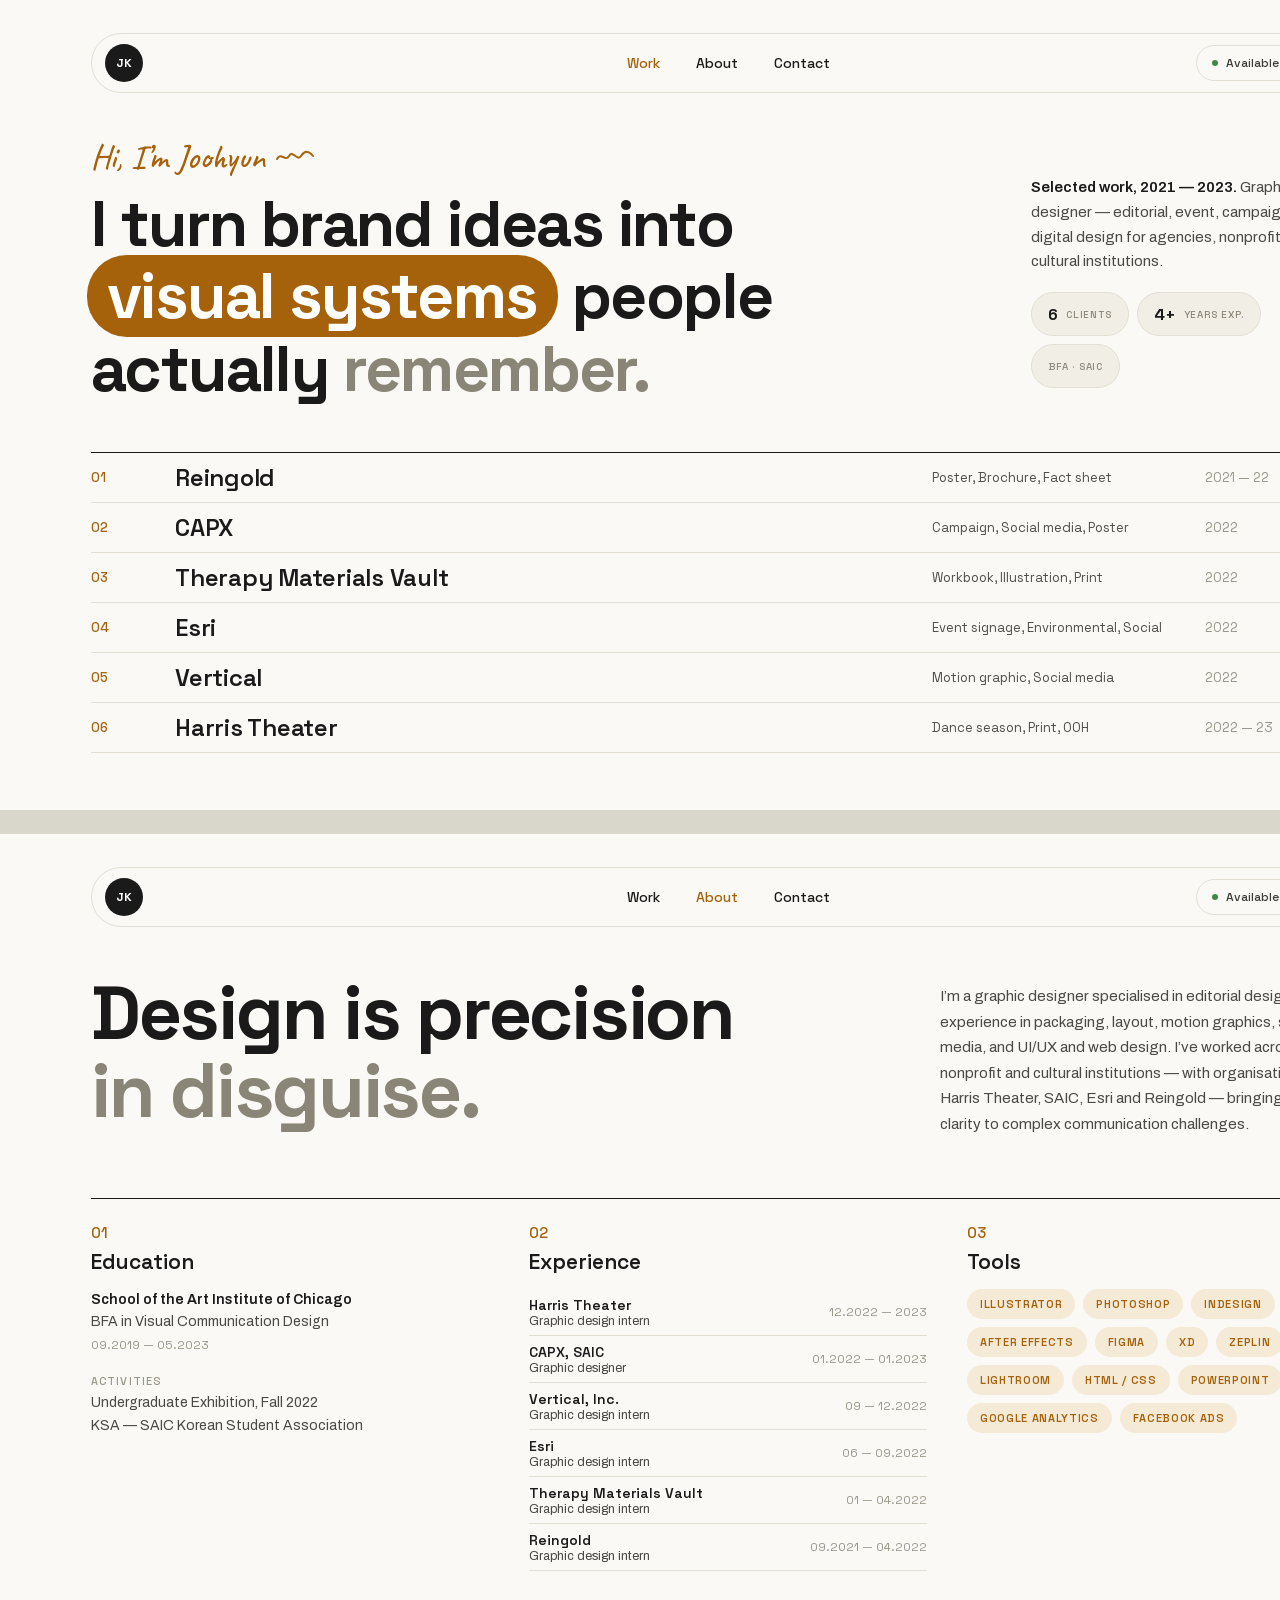
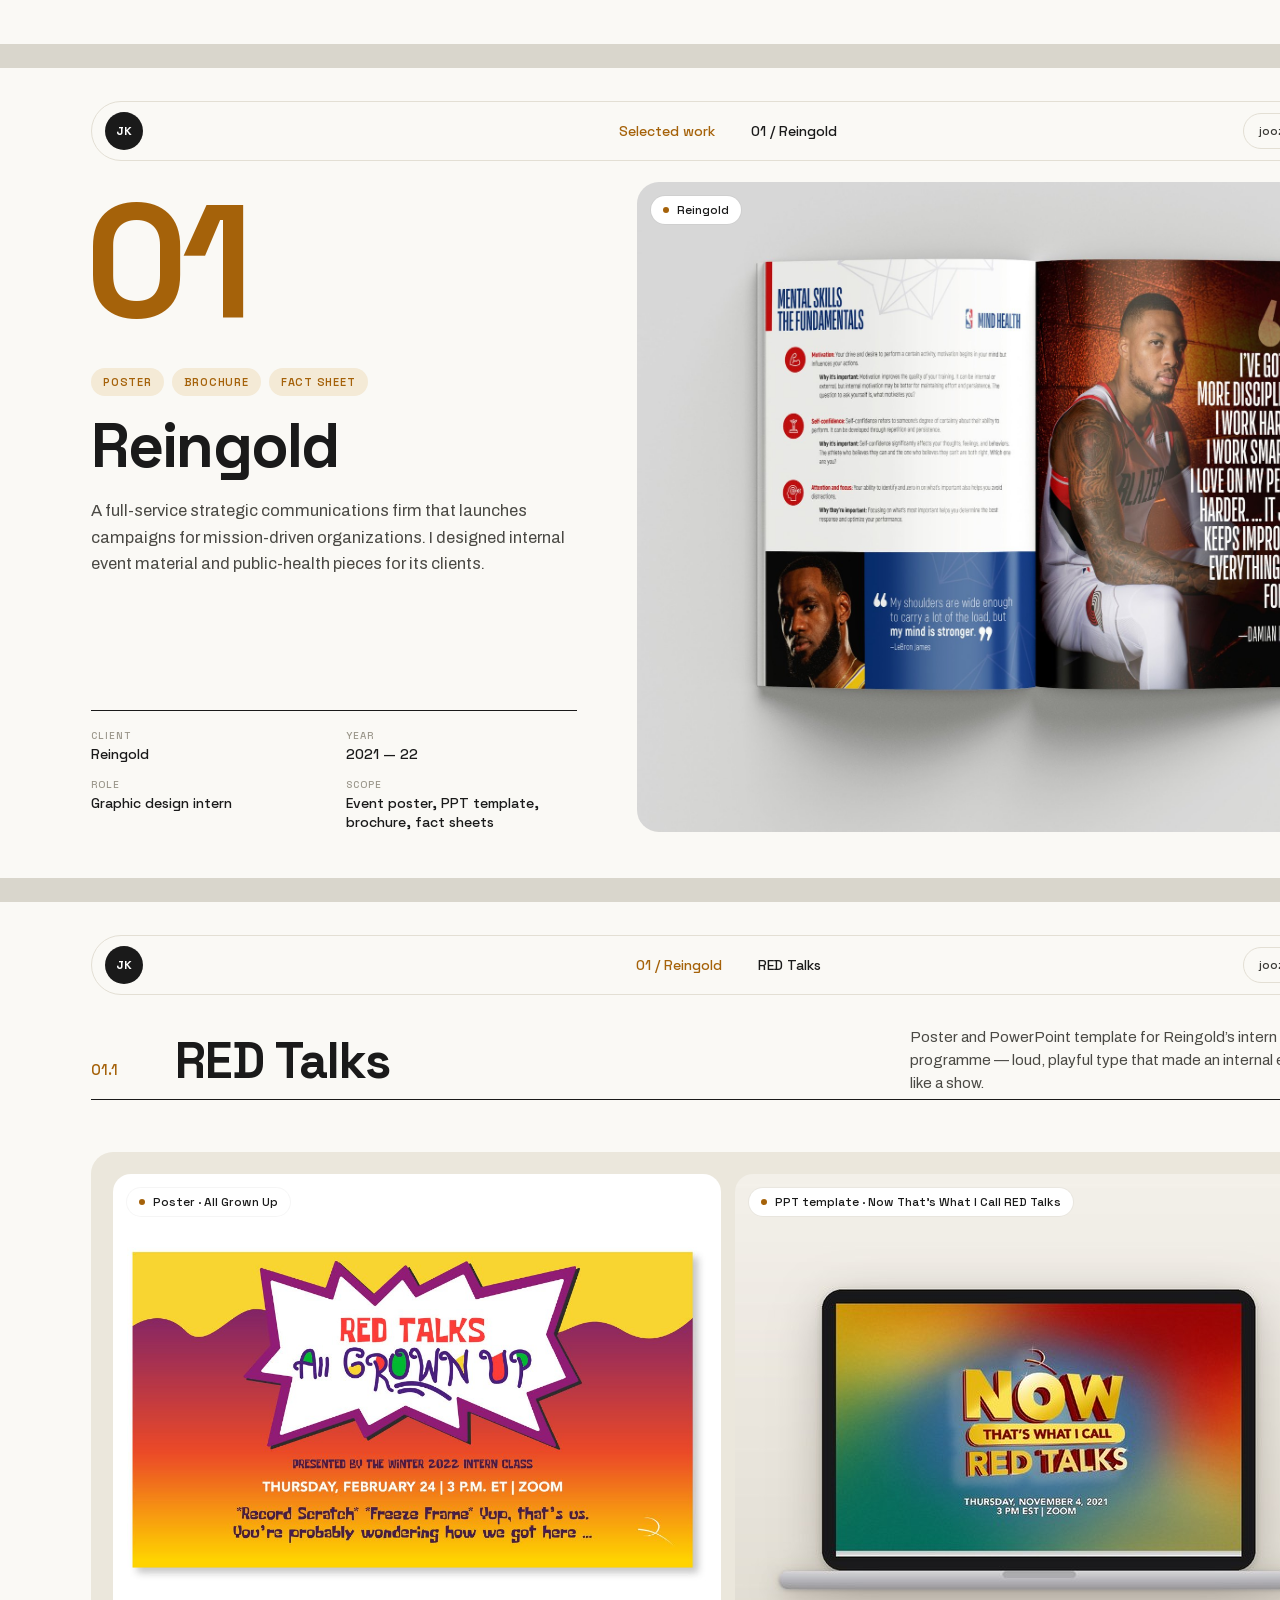
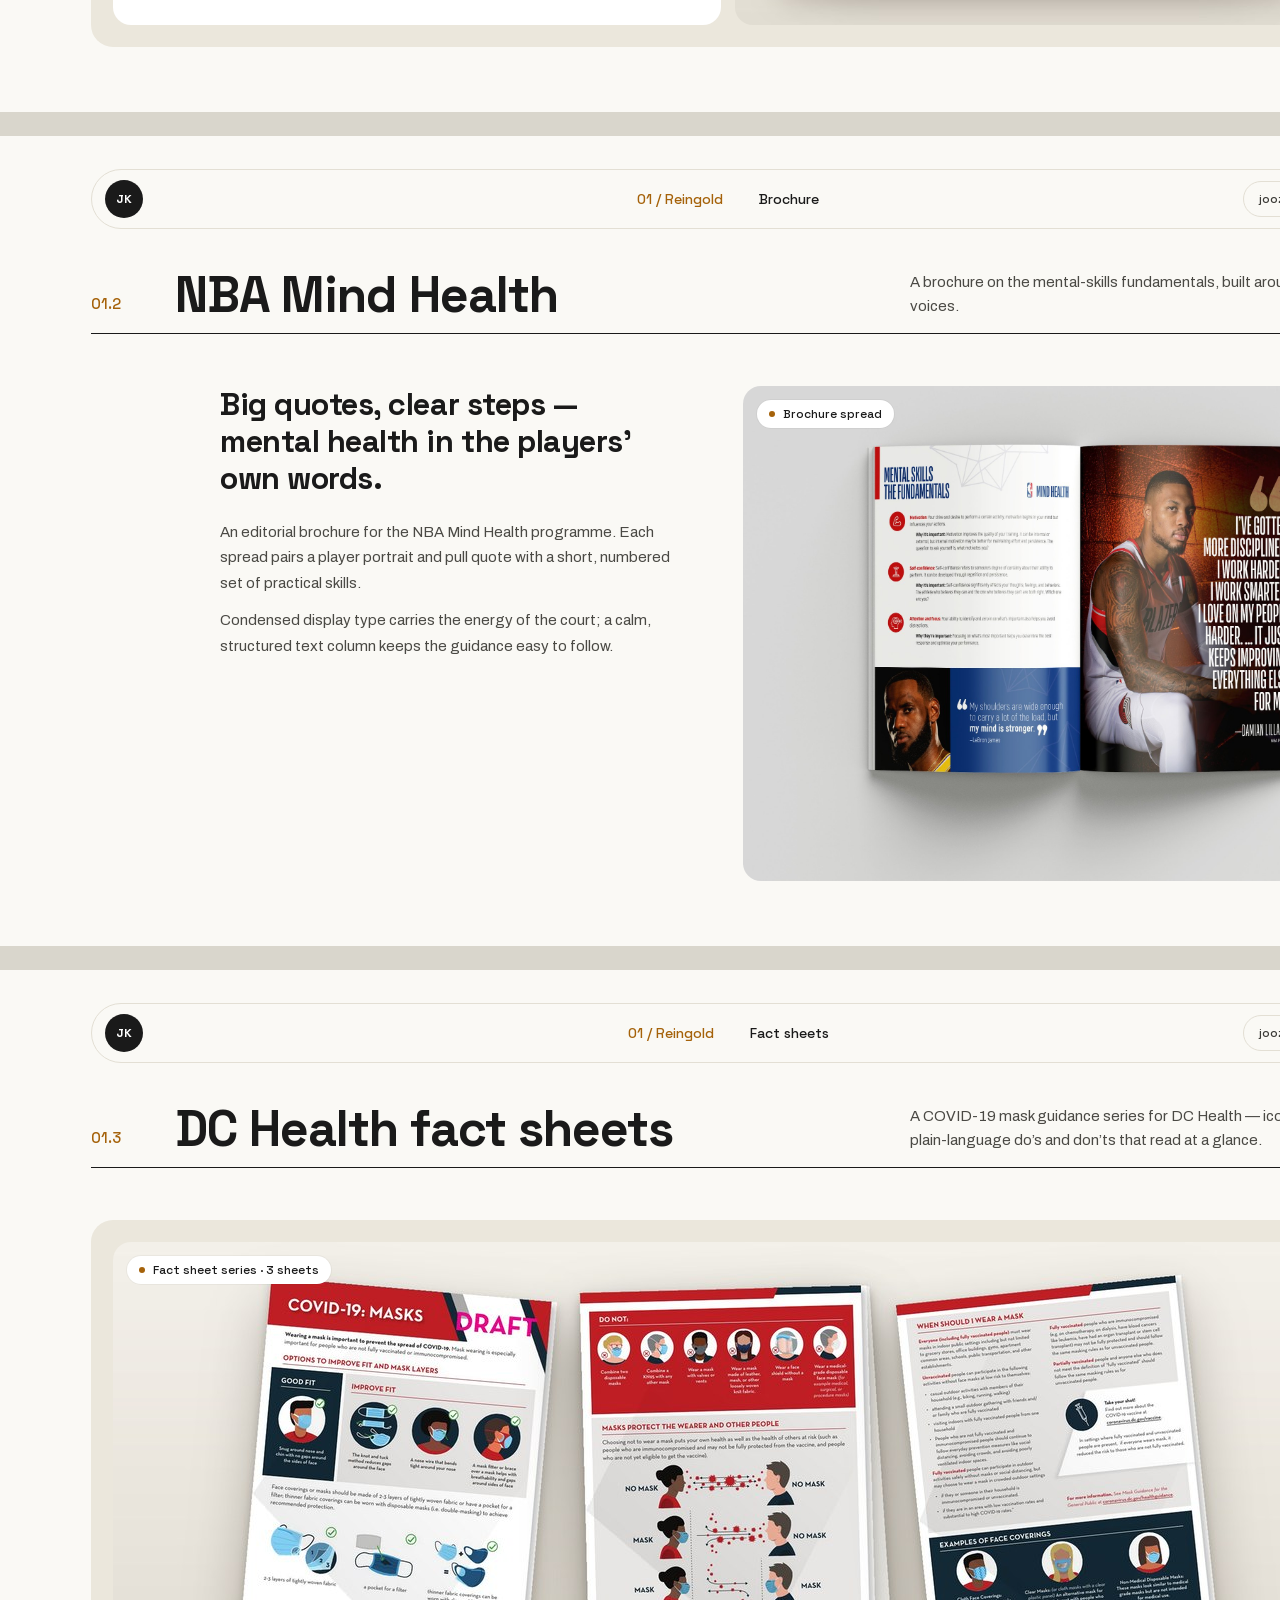
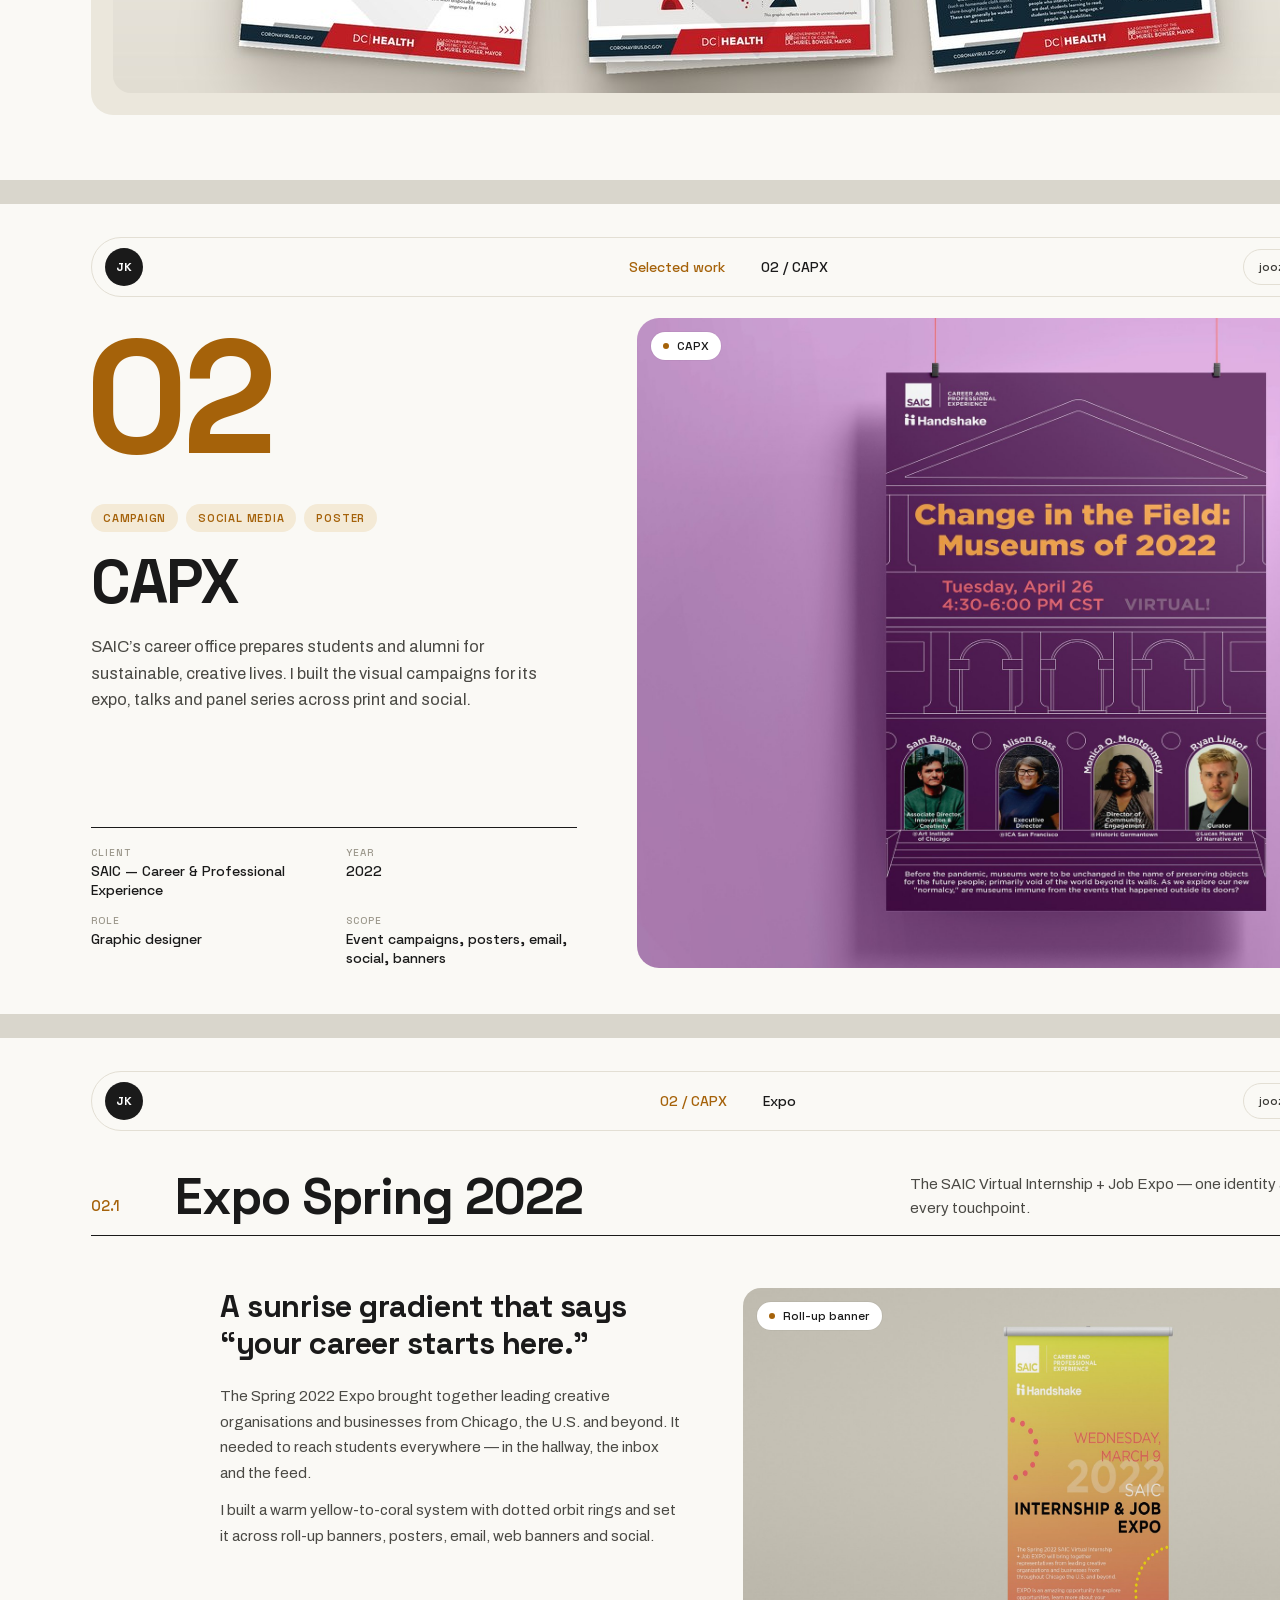
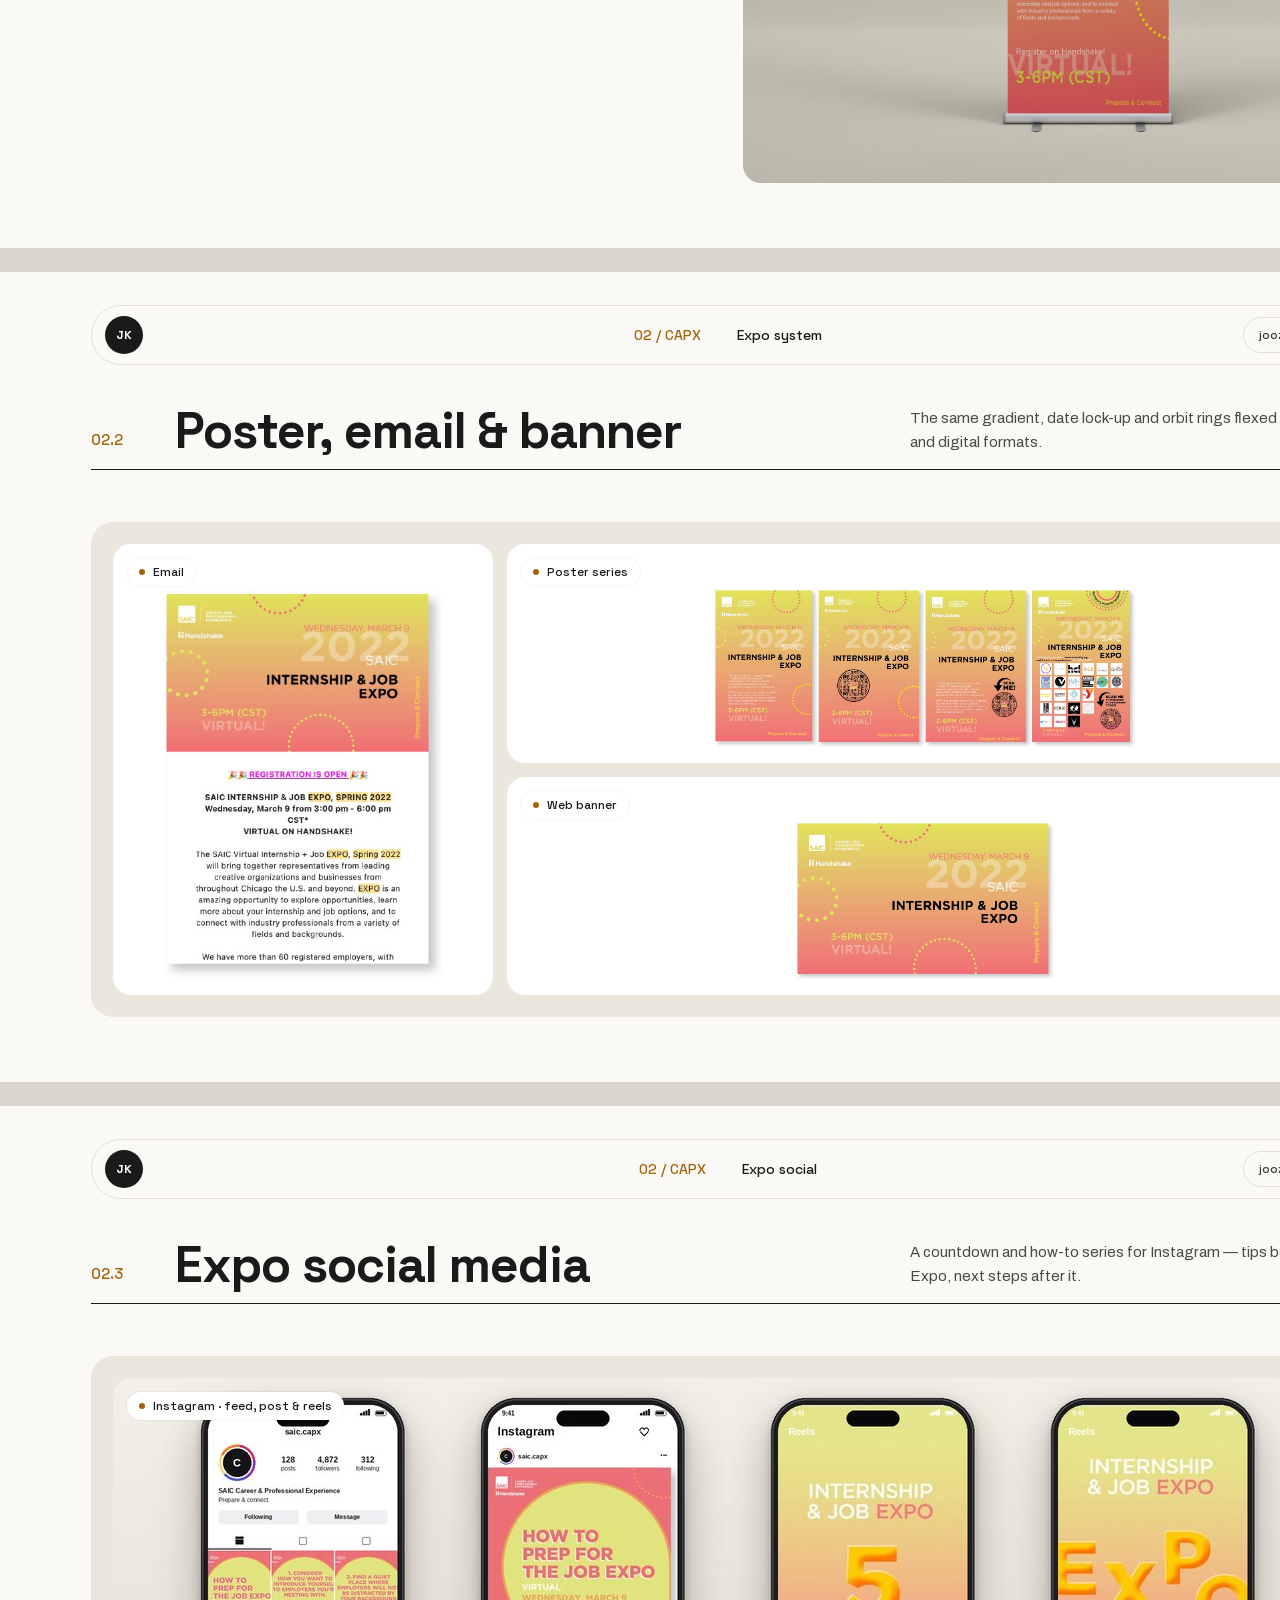
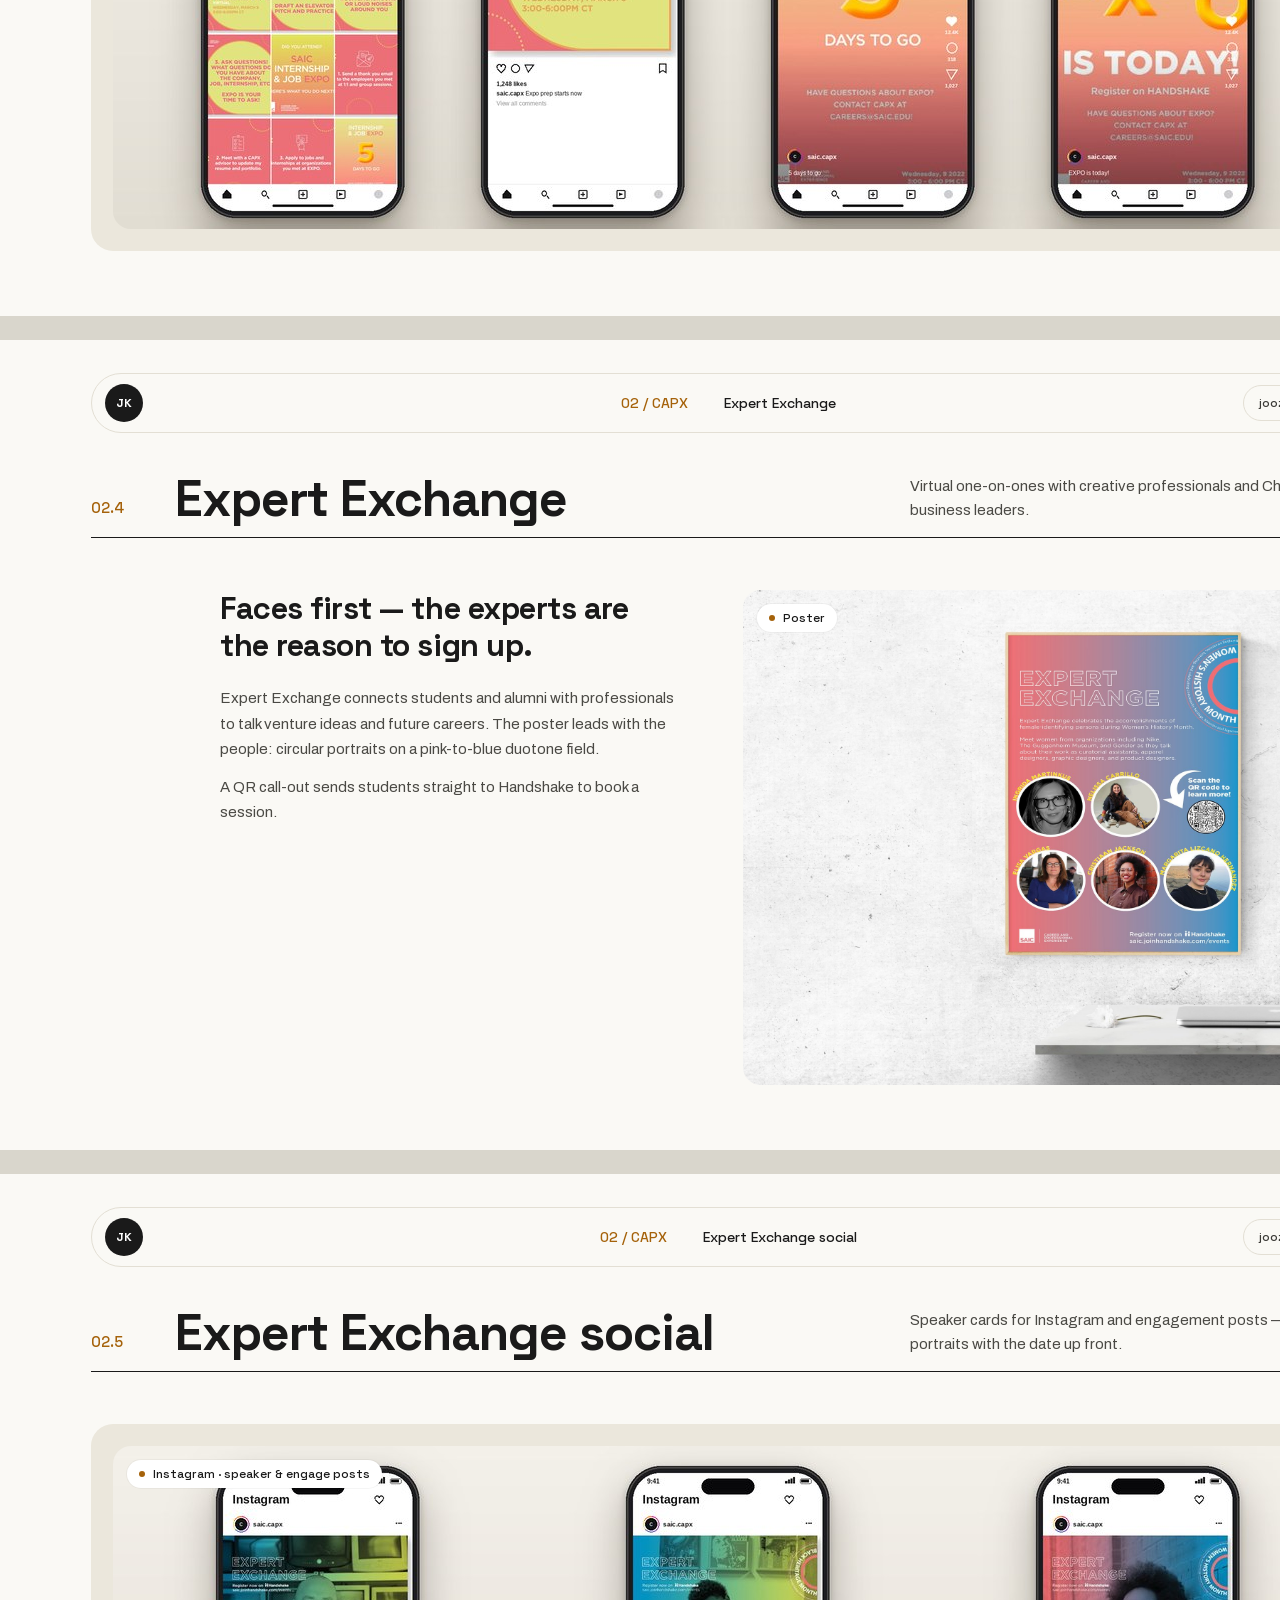
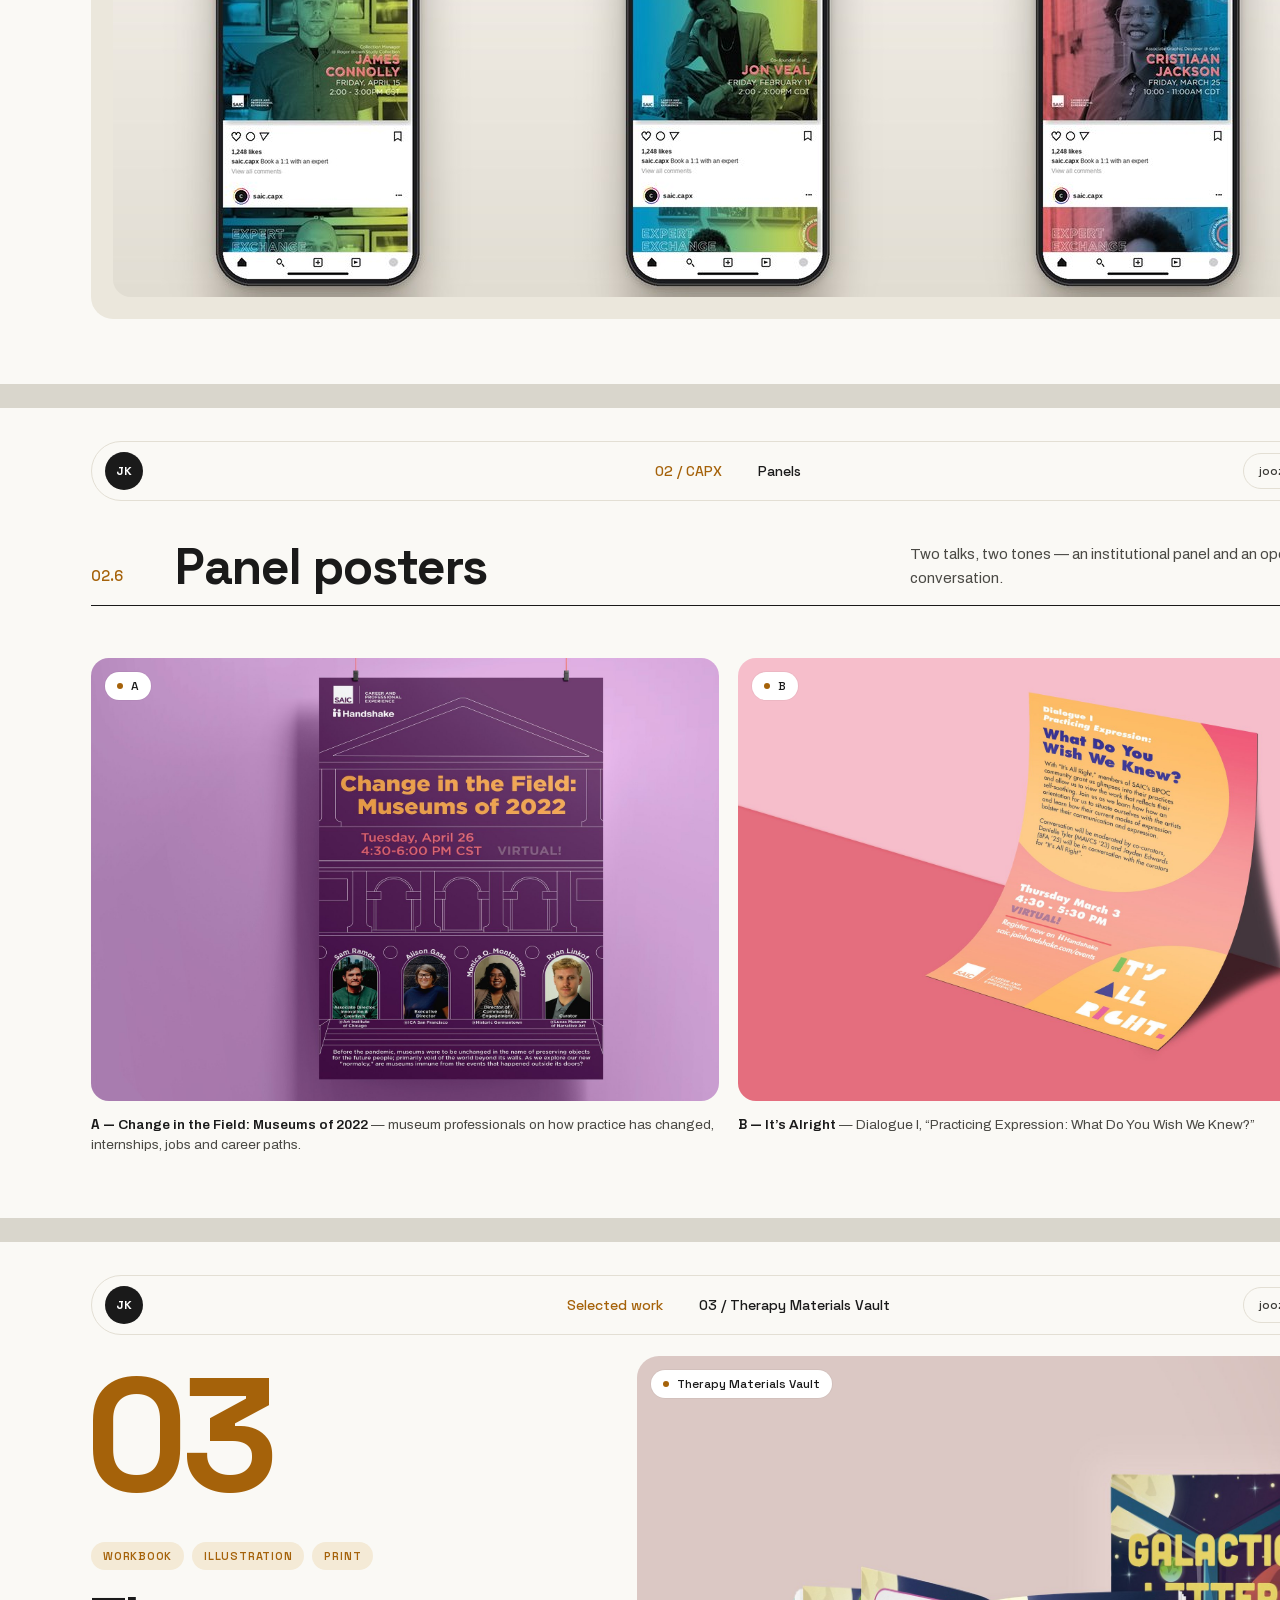
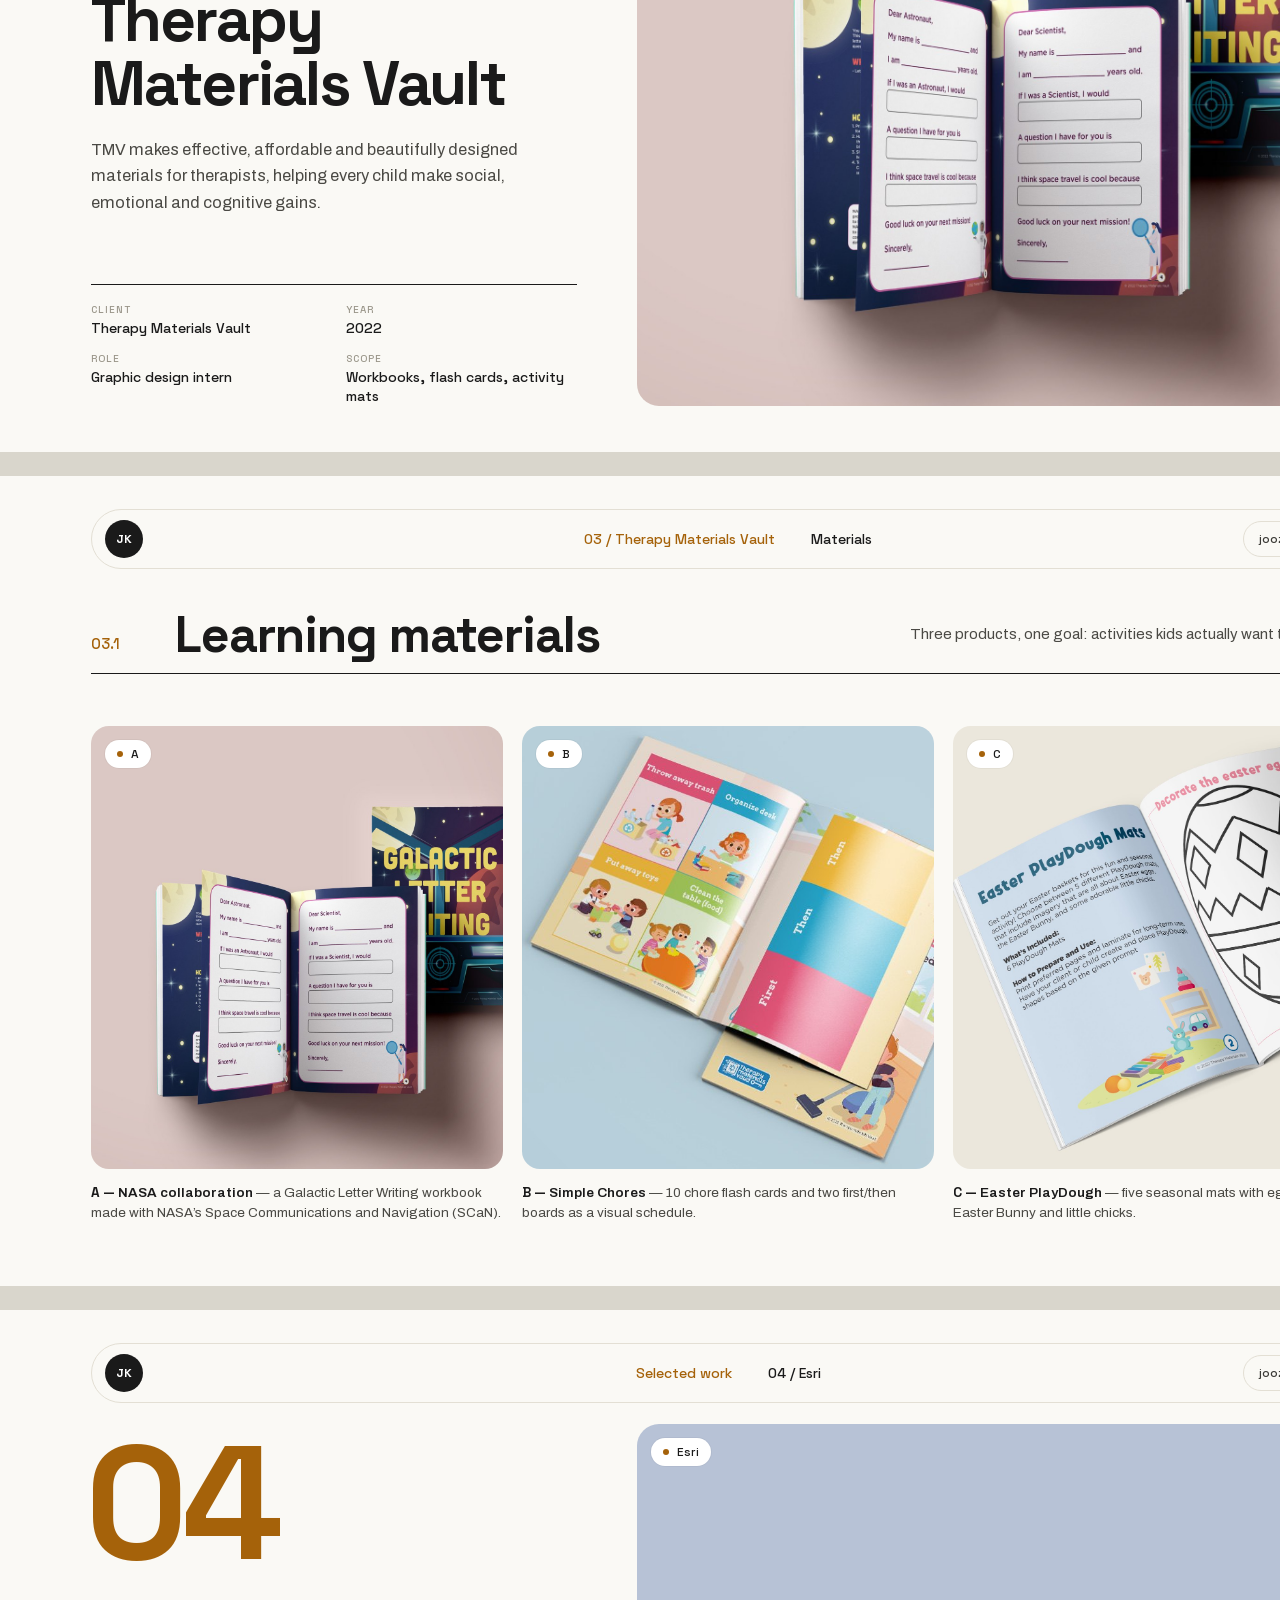
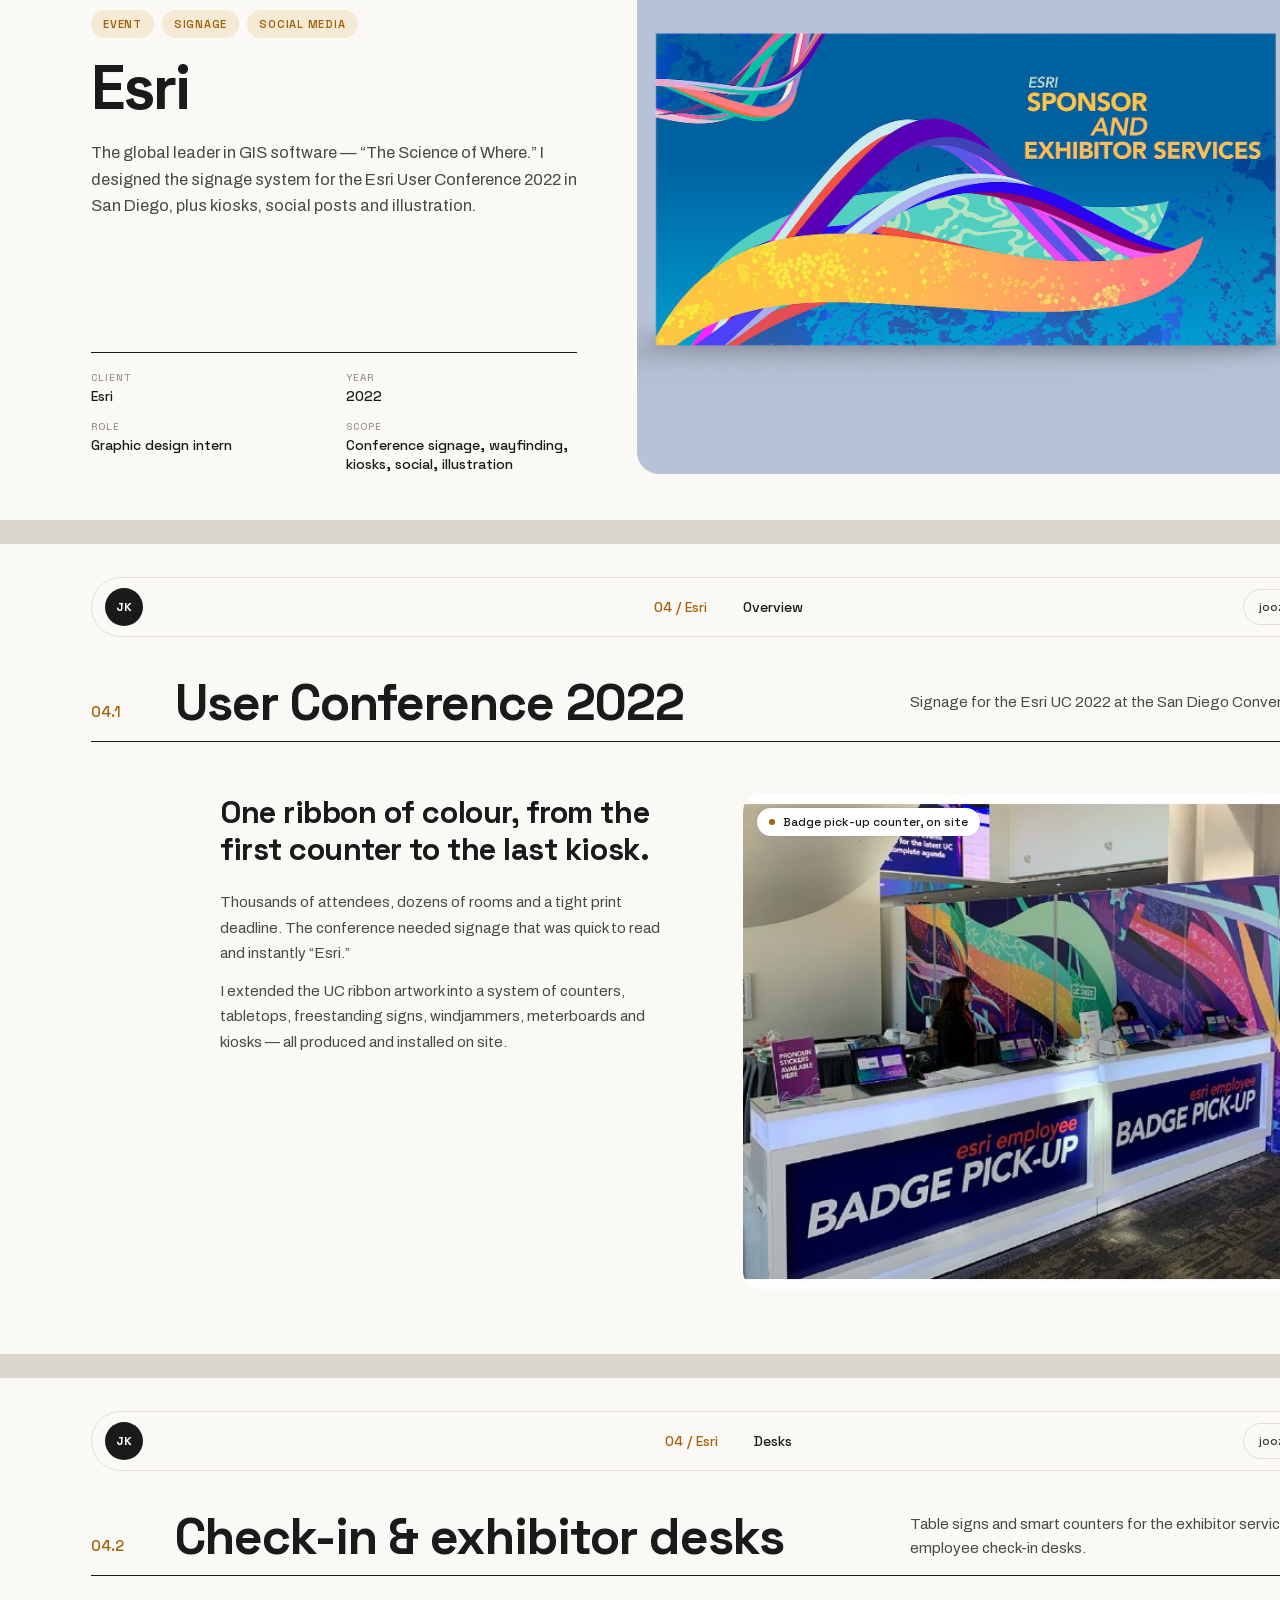
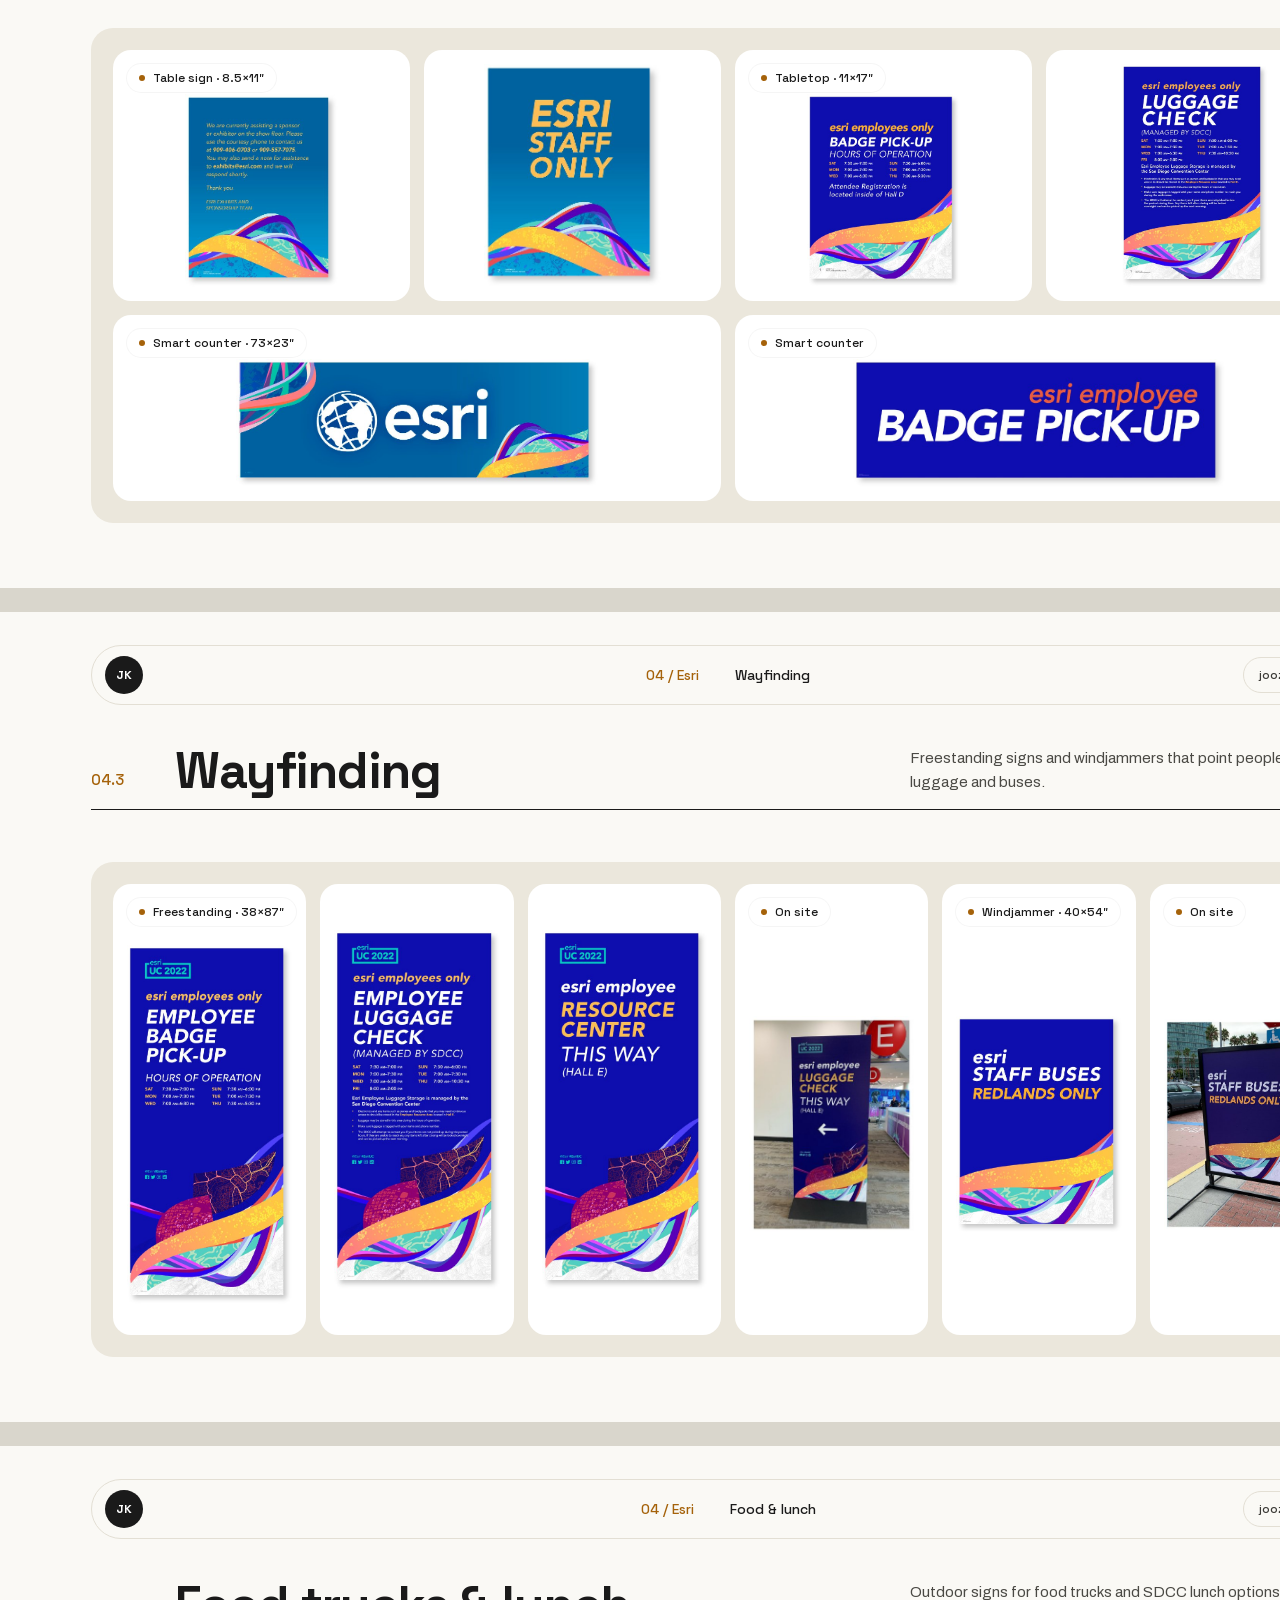
<file: print/portfolio-2017-2023/index.html>
<!doctype html>
<html lang="en"><head><meta charset="utf-8">
<title>Joohyun Kim — Portfolio 2017–2023</title>
<link rel="stylesheet" href="deck.css">
</head><body>
<section class="page is-cover"><header class="nav"><span class="mark">JK</span><nav><span class="on">Work</span><span class="">About</span><span class="">Contact</span></nav><span class="pill"><i class="dot green"></i>Available for work</span></header>
<div class="cover">
  <div class="hero">
    <div class="hi">Hi, I’m Joohyun <svg viewBox="0 0 40 14" width="40" height="14"><path d="M2 9c4-8 8 4 12-3s8 6 12 0 8-5 12 0" fill="none" stroke="currentColor" stroke-width="2" stroke-linecap="round"/></svg></div>
    <h1>I turn brand ideas into<br><span class="hl">visual systems</span> people<br>actually <span class="mute">remember.</span></h1>
  </div>
  <aside class="hero-side">
    <p><b>Selected work, 2021 — 2023.</b> Graphic &amp; visual designer — editorial, event, campaign and digital design for agencies, nonprofits and cultural institutions.</p>
    <div class="stats"><span><b>6</b>Clients</span><span><b>4+</b>Years exp.</span><span>BFA · SAIC</span></div>
  </aside>
  <ol class="index">
  <li><span class="n">01</span><span class="t">Reingold</span>
  <span class="c">Poster, Brochure, Fact sheet</span><span class="y">2021 — 22</span>
  <span class="a">→</span></li>
  <li><span class="n">02</span><span class="t">CAPX</span>
  <span class="c">Campaign, Social media, Poster</span><span class="y">2022</span>
  <span class="a">→</span></li>
  <li><span class="n">03</span><span class="t">Therapy Materials Vault</span>
  <span class="c">Workbook, Illustration, Print</span><span class="y">2022</span>
  <span class="a">→</span></li>
  <li><span class="n">04</span><span class="t">Esri</span>
  <span class="c">Event signage, Environmental, Social</span><span class="y">2022</span>
  <span class="a">→</span></li>
  <li><span class="n">05</span><span class="t">Vertical</span>
  <span class="c">Motion graphic, Social media</span><span class="y">2022</span>
  <span class="a">→</span></li>
  <li><span class="n">06</span><span class="t">Harris Theater</span>
  <span class="c">Dance season, Print, OOH</span><span class="y">2022 — 23</span>
  <span class="a">→</span></li></ol>
</div></section><section class="page "><header class="nav"><span class="mark">JK</span><nav><span class="">Work</span><span class="on">About</span><span class="">Contact</span></nav><span class="pill"><i class="dot green"></i>Available for work</span></header>
<div class="about">
  <h1>Design is precision<br><span class="mute">in disguise.</span></h1>
  <p class="about-side">I’m a graphic designer specialised in editorial design, with experience
  in packaging, layout, motion graphics, social media, and UI/UX and web design.
  I’ve worked across agency, nonprofit and cultural institutions — with organisations
  like Harris Theater, SAIC, Esri and Reingold — bringing visual clarity to complex
  communication challenges.</p>
</div>
<div class="cv">
  <div><span class="num">01</span><h3>Education</h3>
    <p><b>School of the Art Institute of Chicago</b><br>BFA in Visual Communication Design<br><span class="date">09.2019 — 05.2023</span></p>
    <p class="sub">Activities</p>
    <p>Undergraduate Exhibition, Fall 2022<br>KSA — SAIC Korean Student Association</p>
  </div>
  <div><span class="num">02</span><h3>Experience</h3>
    <ul class="xp">
      <li><b>Harris Theater</b><span>Graphic design intern</span><em>12.2022 — 2023</em></li>
      <li><b>CAPX, SAIC</b><span>Graphic designer</span><em>01.2022 — 01.2023</em></li>
      <li><b>Vertical, Inc.</b><span>Graphic design intern</span><em>09 — 12.2022</em></li>
      <li><b>Esri</b><span>Graphic design intern</span><em>06 — 09.2022</em></li>
      <li><b>Therapy Materials Vault</b><span>Graphic design intern</span><em>01 — 04.2022</em></li>
      <li><b>Reingold</b><span>Graphic design intern</span><em>09.2021 — 04.2022</em></li>
    </ul>
  </div>
  <div><span class="num">03</span><h3>Tools</h3>
    <div class="tools">
      <span>Illustrator</span><span>Photoshop</span><span>InDesign</span><span>After Effects</span>
      <span>Figma</span><span>XD</span><span>Zeplin</span><span>Lightroom</span><span>HTML / CSS</span>
      <span>PowerPoint</span><span>Word</span><span>Google Analytics</span><span>Facebook Ads</span>
    </div>
  </div>
</div><span class="folio">02</span></section><section class="page "><header class="nav"><span class="mark">JK</span><nav><span class="on">Selected work</span><span>01 / Reingold</span></nav><span class="pill">joozoo.work</span></header>
    <div class="opener">
      <div class="op-text">
        <div class="bignum">01</div>
        <div class="tags"><span class="tag">Poster</span><span class="tag">Brochure</span><span class="tag">Fact sheet</span></div>
        <h1>Reingold</h1>
        <p class="lede">A full-service strategic communications firm that launches campaigns for mission-driven organizations. I designed internal event material and public-health pieces for its clients.</p>
        <dl class="meta"><div><dt>Client</dt><dd>Reingold</dd></div><div><dt>Year</dt><dd>2021 — 22</dd></div><div><dt>Role</dt><dd>Graphic design intern</dd></div><div><dt>Scope</dt><dd>Event poster, PPT template, brochure, fact sheets</dd></div></dl>
      </div>
      <figure class="key cover"><span class="cap"><i class="dot"></i>Reingold</span><img src="img/reingold-nba-brochure.jpg" alt=""></figure>
    </div><span class="folio">03</span></section><section class="page "><header class="nav"><span class="mark">JK</span><nav><span class="on">01 / Reingold</span><span>RED Talks</span></nav><span class="pill">joozoo.work</span></header><div class="sechead"><span class="num">01.1</span><h2>RED Talks</h2><p>Poster and PowerPoint template for Reingold’s intern talk programme — loud, playful type that made an internal event feel like a show.</p></div>
    <div class="tray" style='grid-template-columns:1fr 1fr;grid-template-rows:1fr;grid-template-areas:"a b"'><figure class="card contain " style="grid-area:a"><span class="cap"><i class="dot"></i>Poster · All Grown Up</span><img src="img/reingold-red-talks-poster.jpg" alt="Poster · All Grown Up"></figure><figure class="card cover " style="grid-area:b"><span class="cap"><i class="dot"></i>PPT template · Now That’s What I Call RED Talks</span><img src="img/mock-reingold-red-talks-ppt.jpg" alt="PPT template · Now That’s What I Call RED Talks"></figure></div><span class="folio">04</span></section><section class="page "><header class="nav"><span class="mark">JK</span><nav><span class="on">01 / Reingold</span><span>Brochure</span></nav><span class="pill">joozoo.work</span></header><div class="sechead"><span class="num">01.2</span><h2>NBA Mind Health</h2><p>A brochure on the mental-skills fundamentals, built around player voices.</p></div>
    <div class="overview">
      <div class="ov-text"><h3>Big quotes, clear steps — mental health in the players’ own words.</h3><p>An editorial brochure for the NBA Mind Health programme. Each spread pairs a player portrait and pull quote with a short, numbered set of practical skills.</p><p>Condensed display type carries the energy of the court; a calm, structured text column keeps the guidance easy to follow.</p></div>
      <figure class="card cover ov-img"><span class="cap"><i class="dot"></i>Brochure spread</span><img src="img/reingold-nba-brochure.jpg" alt="Brochure spread"></figure>
    </div><span class="folio">05</span></section><section class="page "><header class="nav"><span class="mark">JK</span><nav><span class="on">01 / Reingold</span><span>Fact sheets</span></nav><span class="pill">joozoo.work</span></header><div class="sechead"><span class="num">01.3</span><h2>DC Health fact sheets</h2><p>A COVID-19 mask guidance series for DC Health — icons and plain-language do’s and don’ts that read at a glance.</p></div>
    <div class="tray" style='grid-template-columns:1fr;grid-template-rows:1fr;grid-template-areas:"a"'><figure class="card cover " style="grid-area:a"><span class="cap"><i class="dot"></i>Fact sheet series · 3 sheets</span><img src="img/mock-reingold-dc-health.jpg" alt="Fact sheet series · 3 sheets"></figure></div><span class="folio">06</span></section><section class="page "><header class="nav"><span class="mark">JK</span><nav><span class="on">Selected work</span><span>02 / CAPX</span></nav><span class="pill">joozoo.work</span></header>
    <div class="opener">
      <div class="op-text">
        <div class="bignum">02</div>
        <div class="tags"><span class="tag">Campaign</span><span class="tag">Social media</span><span class="tag">Poster</span></div>
        <h1>CAPX</h1>
        <p class="lede">SAIC’s career office prepares students and alumni for sustainable, creative lives. I built the visual campaigns for its expo, talks and panel series across print and social.</p>
        <dl class="meta"><div><dt>Client</dt><dd>SAIC — Career &amp; Professional Experience</dd></div><div><dt>Year</dt><dd>2022</dd></div><div><dt>Role</dt><dd>Graphic designer</dd></div><div><dt>Scope</dt><dd>Event campaigns, posters, email, social, banners</dd></div></dl>
      </div>
      <figure class="key cover"><span class="cap"><i class="dot"></i>CAPX</span><img src="img/capx-change-in-the-field.jpg" alt=""></figure>
    </div><span class="folio">07</span></section><section class="page "><header class="nav"><span class="mark">JK</span><nav><span class="on">02 / CAPX</span><span>Expo</span></nav><span class="pill">joozoo.work</span></header><div class="sechead"><span class="num">02.1</span><h2>Expo Spring 2022</h2><p>The SAIC Virtual Internship + Job Expo — one identity across every touchpoint.</p></div>
    <div class="overview">
      <div class="ov-text"><h3>A sunrise gradient that says “your career starts here.”</h3><p>The Spring 2022 Expo brought together leading creative organisations and businesses from Chicago, the U.S. and beyond. It needed to reach students everywhere — in the hallway, the inbox and the feed.</p><p>I built a warm yellow-to-coral system with dotted orbit rings and set it across roll-up banners, posters, email, web banners and social.</p></div>
      <figure class="card cover ov-img"><span class="cap"><i class="dot"></i>Roll-up banner</span><img src="img/capx-expo-rollup.jpg" alt="Roll-up banner"></figure>
    </div><span class="folio">08</span></section><section class="page "><header class="nav"><span class="mark">JK</span><nav><span class="on">02 / CAPX</span><span>Expo system</span></nav><span class="pill">joozoo.work</span></header><div class="sechead"><span class="num">02.2</span><h2>Poster, email &amp; banner</h2><p>The same gradient, date lock-up and orbit rings flexed across print and digital formats.</p></div>
    <div class="tray" style='grid-template-columns:1fr 2.2fr;grid-template-rows:1fr 1fr;grid-template-areas:"e p" "e b"'><figure class="card contain " style="grid-area:e"><span class="cap"><i class="dot"></i>Email</span><img src="img/capx-expo-email.jpg" alt="Email"></figure><figure class="card contain " style="grid-area:p"><span class="cap"><i class="dot"></i>Poster series</span><img src="img/capx-expo-posters.jpg" alt="Poster series"></figure><figure class="card contain " style="grid-area:b"><span class="cap"><i class="dot"></i>Web banner</span><img src="img/capx-expo-banner.jpg" alt="Web banner"></figure></div><span class="folio">09</span></section><section class="page "><header class="nav"><span class="mark">JK</span><nav><span class="on">02 / CAPX</span><span>Expo social</span></nav><span class="pill">joozoo.work</span></header><div class="sechead"><span class="num">02.3</span><h2>Expo social media</h2><p>A countdown and how-to series for Instagram — tips before the Expo, next steps after it.</p></div>
    <div class="tray" style='grid-template-columns:1fr;grid-template-rows:1fr;grid-template-areas:"a"'><figure class="card cover " style="grid-area:a"><span class="cap"><i class="dot"></i>Instagram · feed, post &amp; reels</span><img src="img/mock-capx-expo-social.jpg" alt="Instagram · feed, post &amp; reels"></figure></div><span class="folio">10</span></section><section class="page "><header class="nav"><span class="mark">JK</span><nav><span class="on">02 / CAPX</span><span>Expert Exchange</span></nav><span class="pill">joozoo.work</span></header><div class="sechead"><span class="num">02.4</span><h2>Expert Exchange</h2><p>Virtual one-on-ones with creative professionals and Chicago business leaders.</p></div>
    <div class="overview">
      <div class="ov-text"><h3>Faces first — the experts are the reason to sign up.</h3><p>Expert Exchange connects students and alumni with professionals to talk venture ideas and future careers. The poster leads with the people: circular portraits on a pink-to-blue duotone field.</p><p>A QR call-out sends students straight to Handshake to book a session.</p></div>
      <figure class="card cover ov-img"><span class="cap"><i class="dot"></i>Poster</span><img src="img/capx-expert-exchange-poster.jpg" alt="Poster"></figure>
    </div><span class="folio">11</span></section><section class="page "><header class="nav"><span class="mark">JK</span><nav><span class="on">02 / CAPX</span><span>Expert Exchange social</span></nav><span class="pill">joozoo.work</span></header><div class="sechead"><span class="num">02.5</span><h2>Expert Exchange social</h2><p>Speaker cards for Instagram and engagement posts — duotone portraits with the date up front.</p></div>
    <div class="tray" style='grid-template-columns:1fr;grid-template-rows:1fr;grid-template-areas:"a"'><figure class="card cover " style="grid-area:a"><span class="cap"><i class="dot"></i>Instagram · speaker &amp; engage posts</span><img src="img/mock-capx-ee-social.jpg" alt="Instagram · speaker &amp; engage posts"></figure></div><span class="folio">12</span></section><section class="page "><header class="nav"><span class="mark">JK</span><nav><span class="on">02 / CAPX</span><span>Panels</span></nav><span class="pill">joozoo.work</span></header><div class="sechead"><span class="num">02.6</span><h2>Panel posters</h2><p>Two talks, two tones — an institutional panel and an open conversation.</p></div>
    <div class="steps" style="grid-template-columns:repeat(2,1fr)">
      <div class="step">
        <figure class="card cover "><span class="cap"><i class="dot"></i>A</span><img src="img/capx-change-in-the-field.jpg" alt="A"></figure>
        <p><b>A —</b> <i>Change in the Field: Museums of 2022</i> — museum professionals on how practice has changed, internships, jobs and career paths.</p>
      </div>
      <div class="step">
        <figure class="card cover "><span class="cap"><i class="dot"></i>B</span><img src="img/capx-its-alright.jpg" alt="B"></figure>
        <p><b>B —</b> <i>It’s Alright</i> — Dialogue I, “Practicing Expression: What Do You Wish We Knew?”</p>
      </div></div><span class="folio">13</span></section><section class="page "><header class="nav"><span class="mark">JK</span><nav><span class="on">Selected work</span><span>03 / Therapy Materials Vault</span></nav><span class="pill">joozoo.work</span></header>
    <div class="opener">
      <div class="op-text">
        <div class="bignum">03</div>
        <div class="tags"><span class="tag">Workbook</span><span class="tag">Illustration</span><span class="tag">Print</span></div>
        <h1>Therapy Materials Vault</h1>
        <p class="lede">TMV makes effective, affordable and beautifully designed materials for therapists, helping every child make social, emotional and cognitive gains.</p>
        <dl class="meta"><div><dt>Client</dt><dd>Therapy Materials Vault</dd></div><div><dt>Year</dt><dd>2022</dd></div><div><dt>Role</dt><dd>Graphic design intern</dd></div><div><dt>Scope</dt><dd>Workbooks, flash cards, activity mats</dd></div></dl>
      </div>
      <figure class="key cover"><span class="cap"><i class="dot"></i>Therapy Materials Vault</span><img src="img/tmv-nasa-workbook.jpg" alt=""></figure>
    </div><span class="folio">14</span></section><section class="page "><header class="nav"><span class="mark">JK</span><nav><span class="on">03 / Therapy Materials Vault</span><span>Materials</span></nav><span class="pill">joozoo.work</span></header><div class="sechead"><span class="num">03.1</span><h2>Learning materials</h2><p>Three products, one goal: activities kids actually want to pick up.</p></div>
    <div class="steps" style="grid-template-columns:repeat(3,1fr)">
      <div class="step">
        <figure class="card cover "><span class="cap"><i class="dot"></i>A</span><img src="img/tmv-nasa-workbook.jpg" alt="A"></figure>
        <p><b>A —</b> <i>NASA collaboration</i> — a Galactic Letter Writing workbook made with NASA’s Space Communications and Navigation (SCaN).</p>
      </div>
      <div class="step">
        <figure class="card cover "><span class="cap"><i class="dot"></i>B</span><img src="img/tmv-simple-chores.jpg" alt="B"></figure>
        <p><b>B —</b> <i>Simple Chores</i> — 10 chore flash cards and two first/then boards as a visual schedule.</p>
      </div>
      <div class="step">
        <figure class="card cover "><span class="cap"><i class="dot"></i>C</span><img src="img/tmv-easter-playdough.jpg" alt="C"></figure>
        <p><b>C —</b> <i>Easter PlayDough</i> — five seasonal mats with eggs, the Easter Bunny and little chicks.</p>
      </div></div><span class="folio">15</span></section><section class="page "><header class="nav"><span class="mark">JK</span><nav><span class="on">Selected work</span><span>04 / Esri</span></nav><span class="pill">joozoo.work</span></header>
    <div class="opener">
      <div class="op-text">
        <div class="bignum">04</div>
        <div class="tags"><span class="tag">Event</span><span class="tag">Signage</span><span class="tag">Social media</span></div>
        <h1>Esri</h1>
        <p class="lede">The global leader in GIS software — “The Science of Where.” I designed the signage system for the Esri User Conference 2022 in San Diego, plus kiosks, social posts and illustration.</p>
        <dl class="meta"><div><dt>Client</dt><dd>Esri</dd></div><div><dt>Year</dt><dd>2022</dd></div><div><dt>Role</dt><dd>Graphic design intern</dd></div><div><dt>Scope</dt><dd>Conference signage, wayfinding, kiosks, social, illustration</dd></div></dl>
      </div>
      <figure class="key cover"><span class="cap"><i class="dot"></i>Esri</span><img src="img/esri-uc-sponsor-banner.jpg" alt=""></figure>
    </div><span class="folio">16</span></section><section class="page "><header class="nav"><span class="mark">JK</span><nav><span class="on">04 / Esri</span><span>Overview</span></nav><span class="pill">joozoo.work</span></header><div class="sechead"><span class="num">04.1</span><h2>User Conference 2022</h2><p>Signage for the Esri UC 2022 at the San Diego Convention Center.</p></div>
    <div class="overview">
      <div class="ov-text"><h3>One ribbon of colour, from the first counter to the last kiosk.</h3><p>Thousands of attendees, dozens of rooms and a tight print deadline. The conference needed signage that was quick to read and instantly “Esri.”</p><p>I extended the UC ribbon artwork into a system of counters, tabletops, freestanding signs, windjammers, meterboards and kiosks — all produced and installed on site.</p></div>
      <figure class="card cover ov-img"><span class="cap"><i class="dot"></i>Badge pick-up counter, on site</span><img src="img/esri-counter-photo.jpg" alt="Badge pick-up counter, on site"></figure>
    </div><span class="folio">17</span></section><section class="page "><header class="nav"><span class="mark">JK</span><nav><span class="on">04 / Esri</span><span>Desks</span></nav><span class="pill">joozoo.work</span></header><div class="sechead"><span class="num">04.2</span><h2>Check-in &amp; exhibitor desks</h2><p>Table signs and smart counters for the exhibitor services and employee check-in desks.</p></div>
    <div class="tray" style='grid-template-columns:1fr 1fr 1fr 1fr;grid-template-rows:1.35fr 1fr;grid-template-areas:"a b c d" "e e f f"'><figure class="card contain " style="grid-area:a"><span class="cap"><i class="dot"></i>Table sign · 8.5×11″</span><img src="img/esri-table-sign-1.jpg" alt="Table sign · 8.5×11″"></figure><figure class="card contain  nocap" style="grid-area:b"><img src="img/esri-table-sign-2.jpg" alt="esri-table-sign-2"></figure><figure class="card contain " style="grid-area:c"><span class="cap"><i class="dot"></i>Tabletop · 11×17″</span><img src="img/esri-tabletop-badge.jpg" alt="Tabletop · 11×17″"></figure><figure class="card contain  nocap" style="grid-area:d"><img src="img/esri-tabletop-luggage.jpg" alt="esri-tabletop-luggage"></figure><figure class="card contain " style="grid-area:e"><span class="cap"><i class="dot"></i>Smart counter · 73×23″</span><img src="img/esri-smart-counter-1.jpg" alt="Smart counter · 73×23″"></figure><figure class="card contain " style="grid-area:f"><span class="cap"><i class="dot"></i>Smart counter</span><img src="img/esri-counter-badge.jpg" alt="Smart counter"></figure></div><span class="folio">18</span></section><section class="page "><header class="nav"><span class="mark">JK</span><nav><span class="on">04 / Esri</span><span>Wayfinding</span></nav><span class="pill">joozoo.work</span></header><div class="sechead"><span class="num">04.3</span><h2>Wayfinding</h2><p>Freestanding signs and windjammers that point people to badges, luggage and buses.</p></div>
    <div class="tray" style='grid-template-columns:1fr 1fr 1fr 1fr 1fr 1fr;grid-template-rows:1fr;grid-template-areas:"a b c d e f"'><figure class="card contain " style="grid-area:a"><span class="cap"><i class="dot"></i>Freestanding · 38×87″</span><img src="img/esri-freestanding-1.jpg" alt="Freestanding · 38×87″"></figure><figure class="card contain  nocap" style="grid-area:b"><img src="img/esri-freestanding-2.jpg" alt="esri-freestanding-2"></figure><figure class="card contain  nocap" style="grid-area:c"><img src="img/esri-freestanding-3.jpg" alt="esri-freestanding-3"></figure><figure class="card contain " style="grid-area:d"><span class="cap"><i class="dot"></i>On site</span><img src="img/esri-freestanding-photo.jpg" alt="On site"></figure><figure class="card contain " style="grid-area:e"><span class="cap"><i class="dot"></i>Windjammer · 40×54″</span><img src="img/esri-windjammer-buses.jpg" alt="Windjammer · 40×54″"></figure><figure class="card contain " style="grid-area:f"><span class="cap"><i class="dot"></i>On site</span><img src="img/esri-windjammer-photo.jpg" alt="On site"></figure></div><span class="folio">19</span></section><section class="page "><header class="nav"><span class="mark">JK</span><nav><span class="on">04 / Esri</span><span>Food &amp; lunch</span></nav><span class="pill">joozoo.work</span></header><div class="sechead"><span class="num">04.4</span><h2>Food trucks &amp; lunch</h2><p>Outdoor signs for food trucks and SDCC lunch options — big type for passers-by.</p></div>
    <div class="tray" style='grid-template-columns:1fr 1fr 1fr 1fr 1fr;grid-template-rows:1fr;grid-template-areas:"a b c d e"'><figure class="card contain " style="grid-area:a"><span class="cap"><i class="dot"></i>Windjammer</span><img src="img/esri-foodtrucks.jpg" alt="Windjammer"></figure><figure class="card contain " style="grid-area:b"><span class="cap"><i class="dot"></i>On site</span><img src="img/esri-foodtrucks-photo.jpg" alt="On site"></figure><figure class="card contain " style="grid-area:c"><span class="cap"><i class="dot"></i>Meterboard</span><img src="img/esri-lunch-graphic.jpg" alt="Meterboard"></figure><figure class="card contain " style="grid-area:d"><span class="cap"><i class="dot"></i>On site</span><img src="img/esri-lunch-photo.jpg" alt="On site"></figure><figure class="card contain  nocap" style="grid-area:e"><img src="img/esri-lunch-photo-2.jpg" alt="esri-lunch-photo-2"></figure></div><span class="folio">20</span></section><section class="page "><header class="nav"><span class="mark">JK</span><nav><span class="on">04 / Esri</span><span>Executive meeting</span></nav><span class="pill">joozoo.work</span></header><div class="sechead"><span class="num">04.5</span><h2>Executive distributor meeting</h2><p>A warmer, sunlit palette for the private executive reception and dinner.</p></div>
    <div class="tray" style='grid-template-columns:1fr 1fr 1fr 1fr 1fr;grid-template-rows:1fr;grid-template-areas:"a b c d e"'><figure class="card contain " style="grid-area:a"><span class="cap"><i class="dot"></i>Meterboard · 36×72″</span><img src="img/esri-exec-meter-1.jpg" alt="Meterboard · 36×72″"></figure><figure class="card contain  nocap" style="grid-area:b"><img src="img/esri-exec-meter-2.jpg" alt="esri-exec-meter-2"></figure><figure class="card contain  nocap" style="grid-area:c"><img src="img/esri-exec-meter-3.jpg" alt="esri-exec-meter-3"></figure><figure class="card contain " style="grid-area:d"><span class="cap"><i class="dot"></i>Banner stand · 24×36″</span><img src="img/esri-cafe-1.jpg" alt="Banner stand · 24×36″"></figure><figure class="card contain  nocap" style="grid-area:e"><img src="img/esri-cafe-2.jpg" alt="esri-cafe-2"></figure></div><span class="folio">21</span></section><section class="page "><header class="nav"><span class="mark">JK</span><nav><span class="on">04 / Esri</span><span>Precon &amp; gallery</span></nav><span class="pill">joozoo.work</span></header><div class="sechead"><span class="num">04.6</span><h2>Precon rooms &amp; map gallery</h2><p>Room boards for pre-conference sessions and heavyweight prints for the Map Gallery winners.</p></div>
    <div class="tray" style='grid-template-columns:1fr 1fr 1fr 1.25fr 1.25fr;grid-template-rows:1fr 1fr;grid-template-areas:"a b c g h" "d e f g h"'><figure class="card contain " style="grid-area:a"><span class="cap"><i class="dot"></i>Covered board · 26×36″</span><img src="img/esri-precon-1.jpg" alt="Covered board · 26×36″"></figure><figure class="card contain  nocap" style="grid-area:b"><img src="img/esri-precon-2.jpg" alt="esri-precon-2"></figure><figure class="card contain  nocap" style="grid-area:c"><img src="img/esri-precon-3.jpg" alt="esri-precon-3"></figure><figure class="card contain  nocap" style="grid-area:d"><img src="img/esri-precon-4.jpg" alt="esri-precon-4"></figure><figure class="card contain  nocap" style="grid-area:e"><img src="img/esri-precon-5.jpg" alt="esri-precon-5"></figure><figure class="card contain  nocap" style="grid-area:f"><img src="img/esri-precon-6.jpg" alt="esri-precon-6"></figure><figure class="card contain " style="grid-area:g"><span class="cap"><i class="dot"></i>Map Gallery · 41×80″</span><img src="img/esri-map-gallery-1.jpg" alt="Map Gallery · 41×80″"></figure><figure class="card contain  nocap" style="grid-area:h"><img src="img/esri-map-gallery-2.jpg" alt="esri-map-gallery-2"></figure></div><span class="folio">22</span></section><section class="page "><header class="nav"><span class="mark">JK</span><nav><span class="on">04 / Esri</span><span>Social</span></nav><span class="pill">joozoo.work</span></header><div class="sechead"><span class="num">04.7</span><h2>Explore the Expo</h2><p>Instagram posts for UC 2022 — square speaker cards and landscape feed posts.</p></div>
    <div class="tray" style='grid-template-columns:1fr;grid-template-rows:1fr;grid-template-areas:"a"'><figure class="card cover " style="grid-area:a"><span class="cap"><i class="dot"></i>Instagram · 1200×1200 &amp; 1200×628</span><img src="img/mock-esri-social.jpg" alt="Instagram · 1200×1200 &amp; 1200×628"></figure></div><span class="folio">23</span></section><section class="page "><header class="nav"><span class="mark">JK</span><nav><span class="on">04 / Esri</span><span>Kiosks</span></nav><span class="pill">joozoo.work</span></header><div class="sechead"><span class="num">04.8</span><h2>Partner kiosks</h2><p>Flex PVC inserts (39×95″) for partner kiosks in the expo hall.</p></div>
    <div class="steps" style="grid-template-columns:repeat(3,1fr)">
      <div class="step">
        <figure class="card contain "><span class="cap"><i class="dot"></i>A</span><img src="img/esri-kiosk-usda.jpg" alt="A"></figure>
        <p><b>A —</b> <i>USDA</i> — advancing scientific knowledge in agriculture.</p>
      </div>
      <div class="step">
        <figure class="card contain "><span class="cap"><i class="dot"></i>B</span><img src="img/esri-kiosk-nasa.jpg" alt="B"></figure>
        <p><b>B —</b> <i>NASA</i> — the AFSI wildland fire science information hub.</p>
      </div>
      <div class="step">
        <figure class="card contain "><span class="cap"><i class="dot"></i>C</span><img src="img/esri-kiosk-giscorps.jpg" alt="C"></figure>
        <p><b>C —</b> <i>URISA’s GISCorps</i> — volunteer mapping, one map at a time.</p>
      </div></div><span class="folio">24</span></section><section class="page "><header class="nav"><span class="mark">JK</span><nav><span class="on">04 / Esri</span><span>Asia Pacific</span></nav><span class="pill">joozoo.work</span></header><div class="sechead"><span class="num">04.9</span><h2>Asia Pacific</h2><p>An illustrated desktop background for Esri’s Asia Pacific team.</p></div>
    <div class="overview">
      <div class="ov-text"><h3>A whole region in one flowing landscape.</h3><p>Landmarks from across the region — the Sydney Opera House, a torii gate, the Taj Mahal, a junk boat — are tied together by rivers and ribbons of colour.</p><p>Hand-lettered script and Esri’s palette keep it on brand on every screen.</p></div>
      <figure class="card cover ov-img"><span class="cap"><i class="dot"></i>Desktop background</span><img src="img/mock-esri-asia-pacific.jpg" alt="Desktop background"></figure>
    </div><span class="folio">25</span></section><section class="page "><header class="nav"><span class="mark">JK</span><nav><span class="on">04 / Esri</span><span>Airport</span></nav><span class="pill">joozoo.work</span></header><div class="sechead"><span class="num">04.10</span><h2>Airport operations</h2><p>Safety and technologies — trade-show pieces for Esri’s airport operations team.</p></div>
    <div class="steps" style="grid-template-columns:repeat(2,1fr)">
      <div class="step">
        <figure class="card contain "><span class="cap"><i class="dot"></i>A</span><img src="img/esri-airport-popup.jpg" alt="A"></figure>
        <p><b>A —</b> <i>Single rigid pop-up</i> — 29×89″.</p>
      </div>
      <div class="step">
        <figure class="card contain "><span class="cap"><i class="dot"></i>B</span><img src="img/esri-airport-easel.jpg" alt="B"></figure>
        <p><b>B —</b> <i>Tabletop easel</i> — 8.5×11″, with a QR to the full story.</p>
      </div></div><span class="folio">26</span></section><section class="page "><header class="nav"><span class="mark">JK</span><nav><span class="on">Selected work</span><span>05 / Vertical</span></nav><span class="pill">joozoo.work</span></header>
    <div class="opener">
      <div class="op-text">
        <div class="bignum">05</div>
        <div class="tags"><span class="tag">Motion</span><span class="tag">Social media</span></div>
        <h1>Vertical</h1>
        <p class="lede">A communications agency helping energy, infrastructure, technology and transportation companies transform the world through the power of communication.</p>
        <dl class="meta"><div><dt>Client</dt><dd>Vertical, Incorporated</dd></div><div><dt>Year</dt><dd>2022</dd></div><div><dt>Role</dt><dd>Graphic design intern</dd></div><div><dt>Scope</dt><dd>Animated holiday card, social campaign</dd></div></dl>
      </div>
      <figure class="key contain"><span class="cap"><i class="dot"></i>Vertical</span><img src="img/vertical-holiday-card.jpg" alt=""></figure>
    </div><span class="folio">27</span></section><section class="page "><header class="nav"><span class="mark">JK</span><nav><span class="on">05 / Vertical</span><span>Holiday card</span></nav><span class="pill">joozoo.work</span></header><div class="sechead"><span class="num">05.1</span><h2>Holiday card 2022</h2><p>An animated holiday card for the agency’s clients and partners.</p></div>
    <div class="overview">
      <div class="ov-text"><h3>Twenty years of Christmas in Chicago.</h3><p>Vertical celebrated its 20th holiday season in Chicago. I animated the city skyline in snowfall, with the Vertical rocket flying through to “Happy Holidays.”</p><p>Built as a motion graphic for email and social.</p></div>
      <figure class="card contain ov-img"><span class="cap"><i class="dot"></i>Motion graphic</span><img src="img/vertical-holiday-card.jpg" alt="Motion graphic"></figure>
    </div><span class="folio">28</span></section><section class="page "><header class="nav"><span class="mark">JK</span><nav><span class="on">05 / Vertical</span><span>Social</span></nav><span class="pill">joozoo.work</span></header><div class="sechead"><span class="num">05.2</span><h2>Social media</h2><p>Service cards for Instagram and a short animation — one icon style, four colours.</p></div>
    <div class="tray" style='grid-template-columns:1fr;grid-template-rows:1fr;grid-template-areas:"a"'><figure class="card cover " style="grid-area:a"><span class="cap"><i class="dot"></i>Instagram · posts &amp; animated reel</span><img src="img/mock-vertical-social.jpg" alt="Instagram · posts &amp; animated reel"></figure></div><span class="folio">29</span></section><section class="page "><header class="nav"><span class="mark">JK</span><nav><span class="on">Selected work</span><span>06 / Harris Theater</span></nav><span class="pill">joozoo.work</span></header>
    <div class="opener">
      <div class="op-text">
        <div class="bignum">06</div>
        <div class="tags"><span class="tag">Performing arts</span><span class="tag">Print</span><span class="tag">OOH</span></div>
        <h1>Harris Theater</h1>
        <p class="lede">Chicago’s home for music and dance in Millennium Park. I designed season campaign pieces for its 22/23 dance programme.</p>
        <dl class="meta"><div><dt>Client</dt><dd>Harris Theater for Music and Dance</dd></div><div><dt>Year</dt><dd>2022 — 23</dd></div><div><dt>Role</dt><dd>Graphic design intern</dd></div><div><dt>Scope</dt><dd>Postcards, magazine ads, city panels</dd></div></dl>
      </div>
      <figure class="key contain" style="background:#1a1a1a"><span class="cap"><i class="dot"></i>Harris Theater</span><img src="img/harris-hamburg-city-panel.jpg" alt=""></figure>
    </div><span class="folio">30</span></section><section class="page "><header class="nav"><span class="mark">JK</span><nav><span class="on">06 / Harris Theater</span><span>Hamburg Ballet</span></nav><span class="pill">joozoo.work</span></header><div class="sechead"><span class="num">06.1</span><h2>Hamburg Ballet</h2><p><i>The Glass Menagerie</i> by John Neumeier — a quiet, theatrical look built from a single spotlit figure.</p></div>
    <div class="tray" style='grid-template-columns:1fr 1fr 1fr 1.35fr;grid-template-rows:1fr 1fr;grid-template-areas:"a b c d" "a b c e"'><figure class="card contain " style="grid-area:a"><span class="cap"><i class="dot"></i>City panel</span><img src="img/harris-hamburg-city-panel.jpg" alt="City panel"></figure><figure class="card contain " style="grid-area:b"><span class="cap"><i class="dot"></i>Modern Luxury magazine</span><img src="img/harris-hamburg-magazine-1.jpg" alt="Modern Luxury magazine"></figure><figure class="card contain  nocap" style="grid-area:c"><img src="img/harris-hamburg-magazine-2.jpg" alt="harris-hamburg-magazine-2"></figure><figure class="card contain " style="grid-area:d"><span class="cap"><i class="dot"></i>Postcard</span><img src="img/harris-hamburg-postcard-front.jpg" alt="Postcard"></figure><figure class="card contain  nocap" style="grid-area:e"><img src="img/harris-hamburg-postcard-back.jpg" alt="harris-hamburg-postcard-back"></figure></div><span class="folio">31</span></section><section class="page "><header class="nav"><span class="mark">JK</span><nav><span class="on">06 / Harris Theater</span><span>LINES Ballet</span></nav><span class="pill">joozoo.work</span></header><div class="sechead"><span class="num">06.2</span><h2>Alonzo King LINES Ballet</h2><p>City panels for <i>Deep River</i> — golden textures that echo the company’s contemporary movement.</p></div>
    <div class="tray" style='grid-template-columns:1fr;grid-template-rows:1fr;grid-template-areas:"a"'><figure class="card cover " style="grid-area:a"><span class="cap"><i class="dot"></i>City panels</span><img src="img/mock-harris-lines-city-panels.jpg" alt="City panels"></figure></div><span class="folio">32</span></section><section class="page "><header class="nav"><span class="mark">JK</span><nav><span class="">Work</span><span class="">About</span><span class="on">Contact</span></nav><span class="pill"><i class="dot green"></i>Available for work</span></header>
<div class="about closing">
  <h1>Thanks for<br><span class="mute">looking.</span></h1>
  <p class="about-side">Six teams, one approach: find the clear idea, then build a
  system that carries it everywhere — from a 95-inch kiosk to a 1080-pixel post.</p>
</div>
<div class="services">
  <div><span class="num">01</span><h3>Brand &amp; campaign</h3>
    <p>Visual systems, typography and event identities built around one clear idea.</p></div>
  <div><span class="num">02</span><h3>Editorial &amp; print</h3>
    <p>Layout, art direction and illustration for brochures, posters, signage and cultural institutions.</p></div>
  <div><span class="num">03</span><h3>Digital &amp; motion</h3>
    <p>Social media, motion graphics and interface design for digital brand touchpoints.</p></div>
</div>
<div class="contact">
  <div><div class="hi light">Thanks for looking</div><h2>Let’s build something real.</h2></div>
  <div class="links">
    <a>joo2hyun@gmail.com</a>
    <span>joozoo.work · linkedin.com/in/joo2hyun</span>
  </div>
</div><span class="folio">33</span></section>
</body></html>
</file>
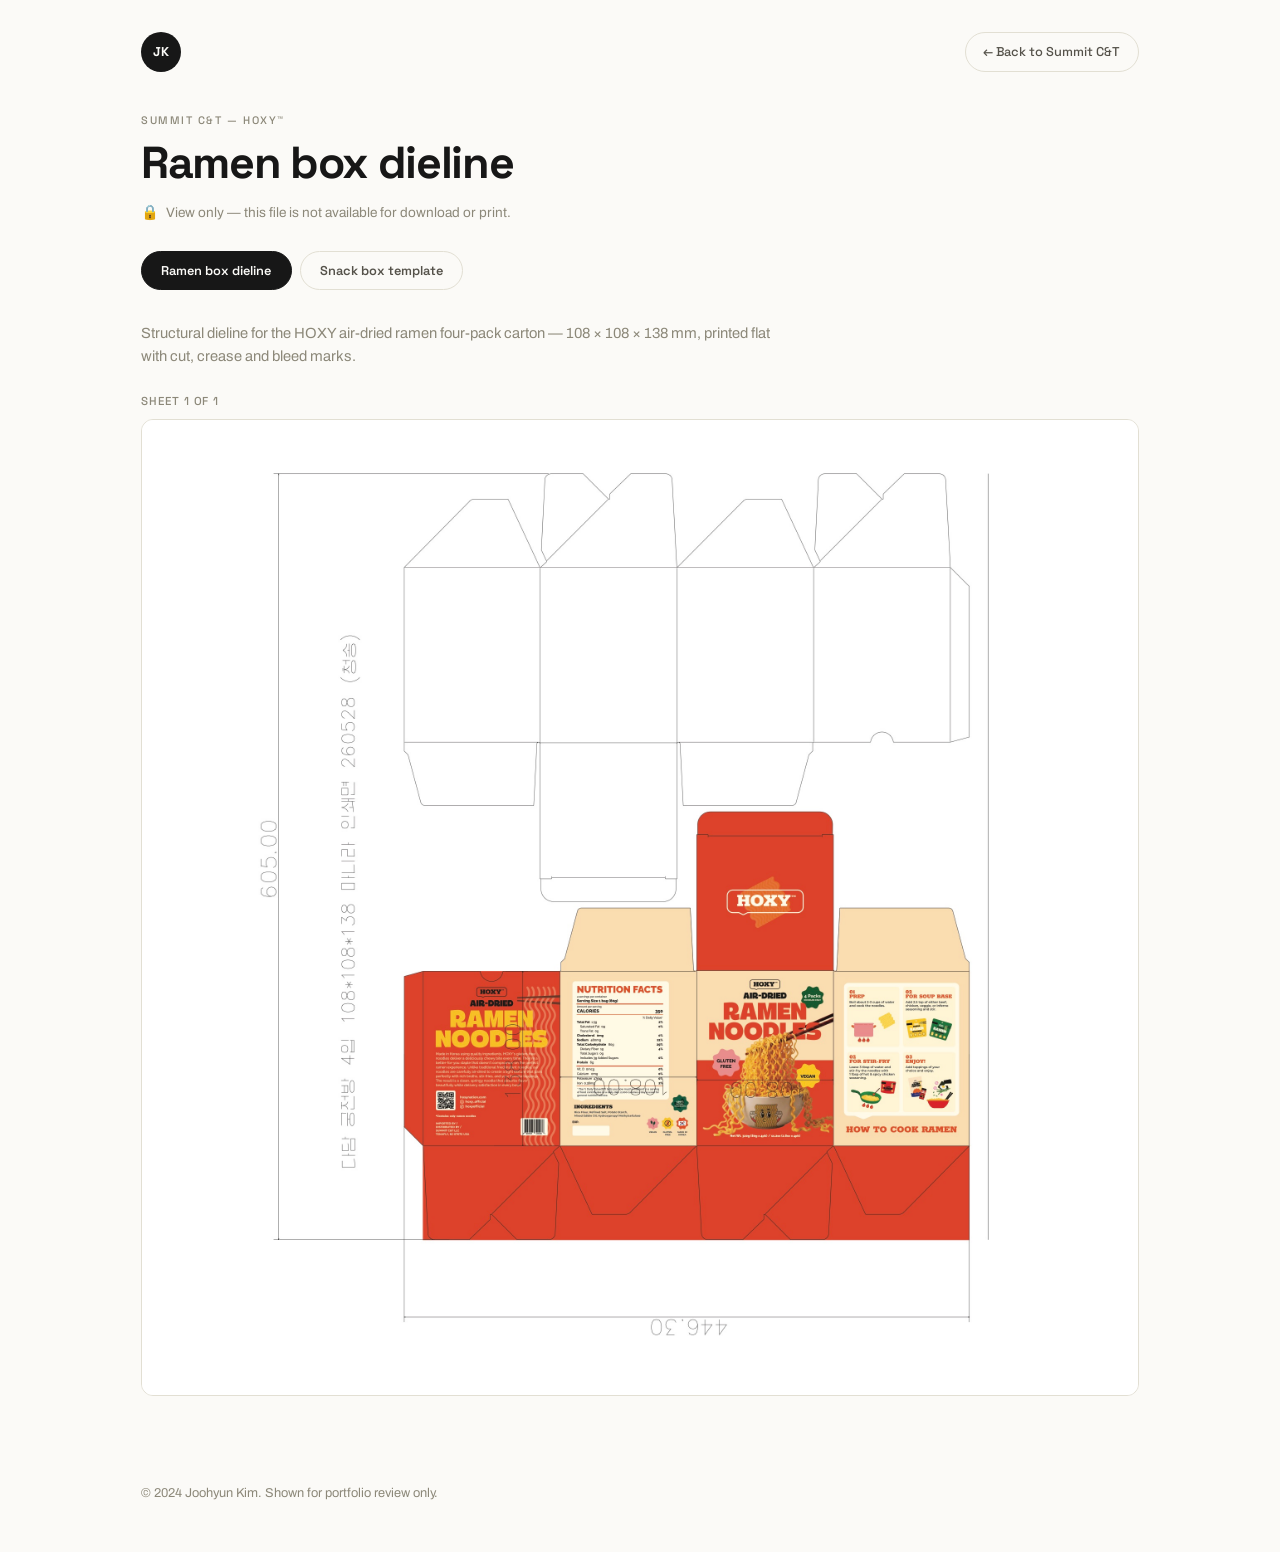
<file: view-summit-ct-print.html>
<!DOCTYPE html>
<html lang="en">
<head>
<meta charset="UTF-8">
<meta name="viewport" content="width=device-width, initial-scale=1.0">
<title>Print files — Summit C&amp;T — Joohyun Kim</title>
<meta name="robots" content="noindex, nofollow">
<link rel="preconnect" href="https://fonts.googleapis.com">
<link rel="preconnect" href="https://fonts.gstatic.com" crossorigin>
<link href="https://fonts.googleapis.com/css2?family=Space+Grotesk:wght@400;500;600;700&family=Archivo:wght@400;500;600&display=swap" rel="stylesheet">
<style>
*, *::before, *::after { box-sizing: border-box; margin: 0; padding: 0; }

:root {
  --bg: #FBFAF7;
  --surface: #F3F1EA;
  --ink: #171717;
  --ink-soft: #55524A;
  --muted: #8C8879;
  --border: #E2DFD3;
  --accent: #A16207;
  --dark: #23262E;
  --display: 'Space Grotesk', sans-serif;
  --body: 'Archivo', sans-serif;
  --pad: clamp(1.25rem, 4vw, 3.5rem);
  --maxw: 1100px;
}

body {
  font-family: var(--body);
  background: var(--bg);
  color: var(--ink);
  font-size: 16px; line-height: 1.55;
  -webkit-user-select: none; user-select: none;
}

a:focus-visible, button:focus-visible { outline: 2px solid var(--accent); outline-offset: 3px; }

header {
  max-width: var(--maxw); margin: 0 auto;
  padding: 2rem var(--pad) 0;
  display: flex; align-items: center; justify-content: space-between;
  flex-wrap: wrap; gap: 1rem;
}
.brand {
  font-family: var(--display); font-weight: 700; font-size: 0.8rem;
  color: var(--bg); background: var(--ink);
  width: 40px; height: 40px; border-radius: 50%;
  display: flex; align-items: center; justify-content: center;
  text-decoration: none; flex-shrink: 0;
}
.back-link {
  font-family: var(--display); font-weight: 500; font-size: 0.8rem;
  color: var(--ink-soft); text-decoration: none;
  padding: 0.55rem 1.1rem; border: 1px solid var(--border); border-radius: 999px;
  transition: background 0.2s, color 0.2s;
}
.back-link:hover { background: var(--surface); color: var(--accent); }

.head {
  max-width: var(--maxw); margin: 0 auto;
  padding: 2.5rem var(--pad) 0;
}
.kicker {
  font-family: var(--display); font-weight: 500;
  font-size: 0.68rem; letter-spacing: 0.14em; text-transform: uppercase;
  color: var(--muted); display: block; margin-bottom: 0.7rem;
}
h1 {
  font-family: var(--display); font-weight: 700;
  font-size: clamp(1.9rem, 4.5vw, 2.8rem);
  line-height: 1.04; letter-spacing: -0.03em;
}
.note {
  font-size: 0.85rem; color: var(--muted);
  margin-top: 0.9rem; display: flex; align-items: center; gap: 0.45rem;
}
.note .lock { font-size: 0.9rem; }

.tabs {
  max-width: var(--maxw); margin: 0 auto;
  padding: 1.75rem var(--pad) 0;
  display: flex; gap: 0.5rem; flex-wrap: wrap;
}
.tab {
  font-family: var(--display); font-weight: 600; font-size: 0.8rem;
  color: var(--ink-soft); background: transparent;
  border: 1px solid var(--border); border-radius: 999px;
  padding: 0.6rem 1.2rem; cursor: pointer;
  transition: background 0.2s, color 0.2s, border-color 0.2s;
}
.tab:hover { background: var(--surface); }
.tab[aria-selected="true"] { background: var(--ink); border-color: var(--ink); color: var(--bg); }

main { max-width: var(--maxw); margin: 0 auto; padding: 2rem var(--pad) 4rem; }
.doc[hidden] { display: none; }
.doc-caption {
  font-size: 0.92rem; color: var(--muted); line-height: 1.6;
  margin-bottom: 1.5rem; max-width: 640px;
}

/* The overlay sits above the artwork so a right-click or long-press
   lands on it instead of the image itself. */
.sheet { position: relative; margin-bottom: 1.5rem; }
.sheet img {
  width: 100%; height: auto; display: block;
  border: 1px solid var(--border); border-radius: 12px;
  background: #fff;
  -webkit-user-drag: none; user-drag: none;
  pointer-events: none;
}
.sheet::after {
  content: ''; position: absolute; inset: 0;
  border-radius: 12px;
}
.sheet-label {
  font-family: var(--display); font-size: 0.72rem; font-weight: 500;
  letter-spacing: 0.08em; text-transform: uppercase;
  color: var(--muted); margin-bottom: 0.55rem; display: block;
}

footer {
  max-width: var(--maxw); margin: 0 auto;
  padding: 0 var(--pad) 3rem;
  font-size: 0.8rem; color: var(--muted);
}

/* Printing would hand over a clean copy — so it hands over nothing. */
@media print {
  body * { display: none !important; }
  body::before {
    content: 'This document is view-only.';
    display: block !important;
    font-family: sans-serif; font-size: 14pt; padding: 2rem;
  }
}
</style>
</head>
<body>

<header>
  <a href="index.html" class="brand" aria-label="Joohyun Kim home">JK</a>
  <a href="work-summit-ct.html" class="back-link">← Back to Summit C&amp;T</a>
</header>

<div class="head">
  <span class="kicker">Summit C&amp;T — HOXY™</span>
  <h1 id="docTitle">Ramen box dieline</h1>
  <p class="note"><span class="lock" aria-hidden="true">🔒</span> View only — this file is not available for download or print.</p>
</div>

<div class="tabs" role="tablist">
  <button class="tab" role="tab" id="tab-ramen" aria-controls="doc-ramen" aria-selected="true" data-doc="ramen">Ramen box dieline</button>
  <button class="tab" role="tab" id="tab-snack" aria-controls="doc-snack" aria-selected="false" data-doc="snack">Snack box template</button>
</div>

<main>
  <section class="doc" id="doc-ramen" role="tabpanel" aria-labelledby="tab-ramen">
    <p class="doc-caption">Structural dieline for the HOXY air-dried ramen four-pack carton — 108 × 108 × 138 mm, printed flat with cut, crease and bleed marks.</p>
    <div class="sheet">
      <span class="sheet-label">Sheet 1 of 1</span>
      <img src="assets/summit-ct/dieline-ramen-box.jpg" alt="Ramen box dieline: flat carton layout with cut and crease marks, printed panels and dimension callouts" draggable="false">
    </div>
  </section>

  <section class="doc" id="doc-snack" role="tabpanel" aria-labelledby="tab-snack" hidden>
    <p class="doc-caption">Structural template for the Asian Munchies subscription snack box — 265 × 190 × 128 mm on E-flute, outer artwork and inner tray printed as one sheet pair.</p>
    <div class="sheet">
      <span class="sheet-label">Sheet 1 of 2 — outer</span>
      <img src="assets/summit-ct/template-snack-box-1.jpg" alt="Snack box template, outer sheet: flat carton layout with vending machine artwork" draggable="false">
    </div>
    <div class="sheet">
      <span class="sheet-label">Sheet 2 of 2 — inner</span>
      <img src="assets/summit-ct/template-snack-box-2.jpg" alt="Snack box template, inner sheet: dieline information table and inner tray artwork" draggable="false">
    </div>
  </section>
</main>

<footer>© 2024 Joohyun Kim. Shown for portfolio review only.</footer>

<script>
const TITLES = { ramen: 'Ramen box dieline', snack: 'Snack box template' };

function show(doc) {
  if (!TITLES[doc]) doc = 'ramen';
  document.querySelectorAll('.tab').forEach(t => {
    const on = t.dataset.doc === doc;
    t.setAttribute('aria-selected', String(on));
  });
  document.getElementById('doc-ramen').hidden = doc !== 'ramen';
  document.getElementById('doc-snack').hidden = doc !== 'snack';
  document.getElementById('docTitle').textContent = TITLES[doc];
  document.title = TITLES[doc] + ' — Summit C&T — Joohyun Kim';
  history.replaceState(null, '', '?doc=' + doc);
}

document.querySelectorAll('.tab').forEach(t => {
  t.addEventListener('click', () => show(t.dataset.doc));
});

show(new URLSearchParams(location.search).get('doc') || 'ramen');

/* Deterrents: they raise the effort of saving a copy, they do not make it
   impossible — anything the browser renders can still be captured. */
document.addEventListener('contextmenu', e => e.preventDefault());
document.addEventListener('dragstart', e => e.preventDefault());
document.addEventListener('keydown', e => {
  const k = e.key.toLowerCase();
  if ((e.metaKey || e.ctrlKey) && (k === 's' || k === 'p')) e.preventDefault();
});
</script>
</body>
</html>
</file>
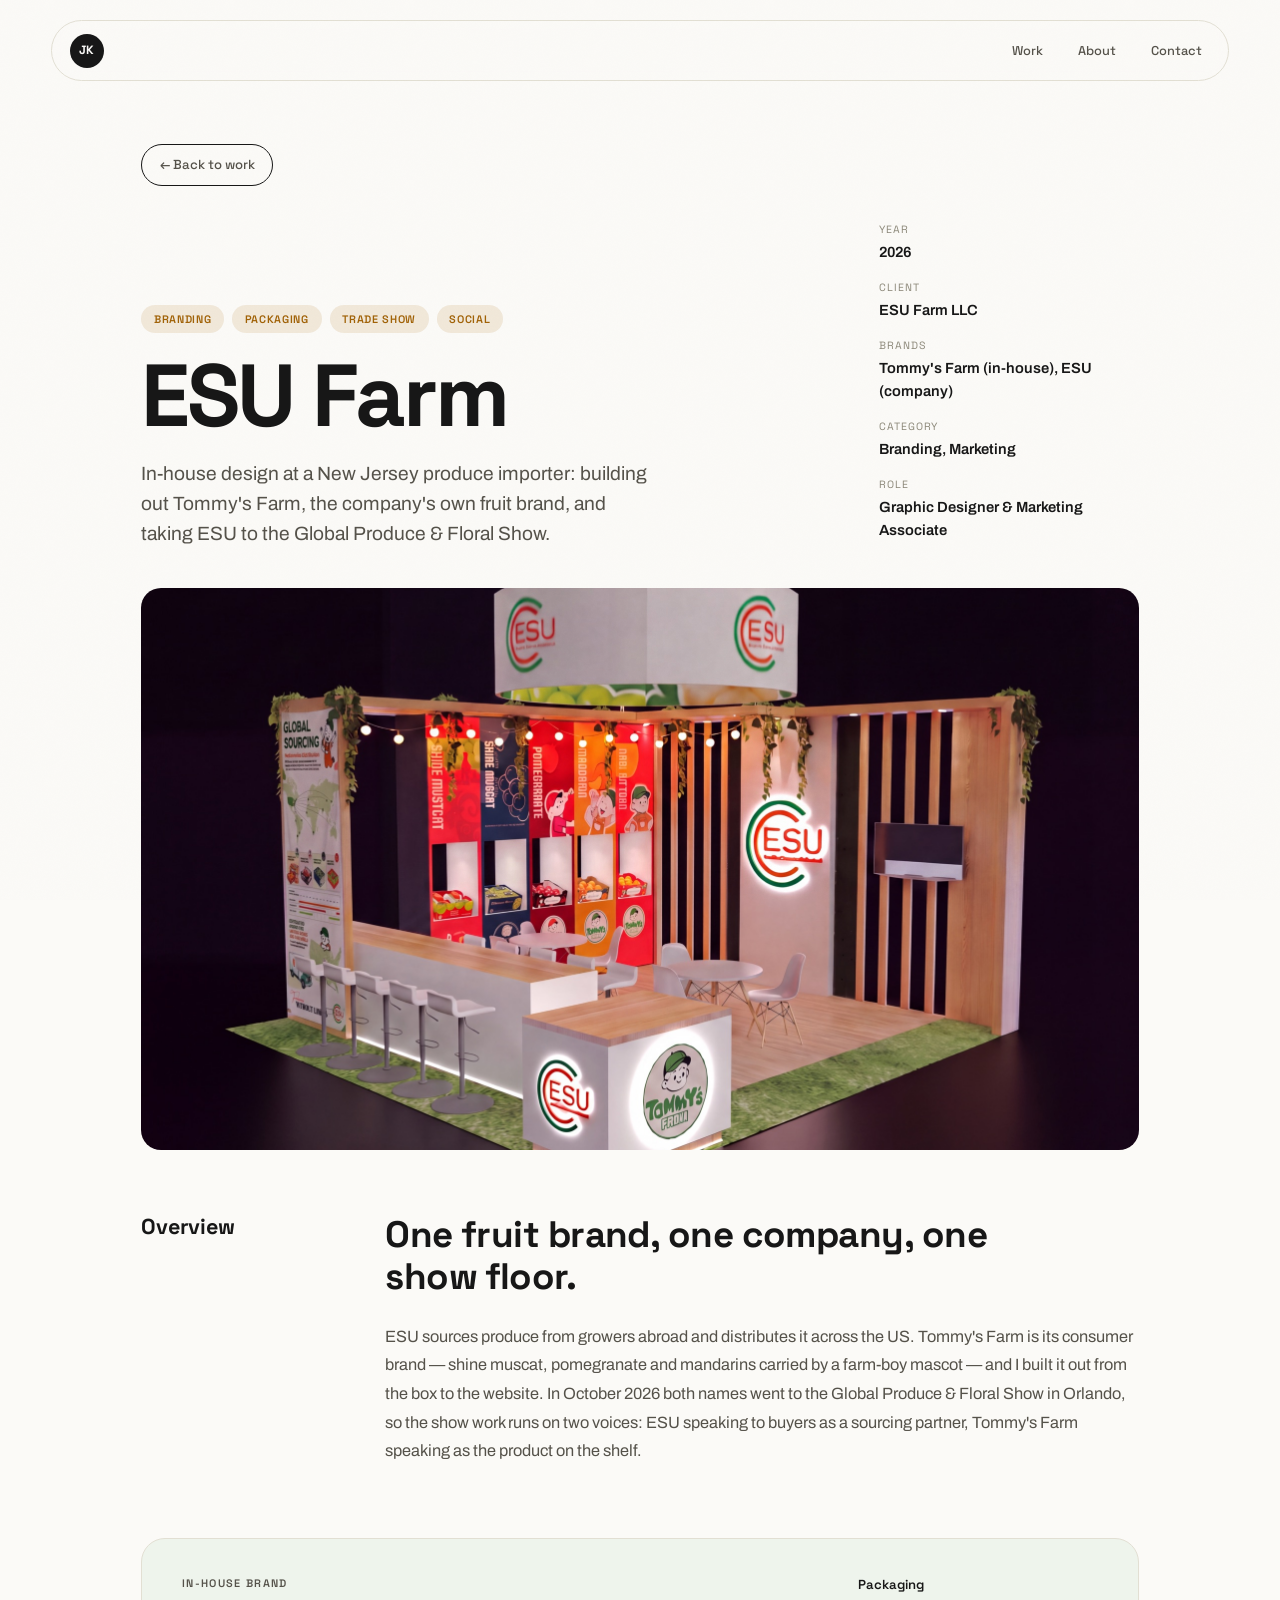
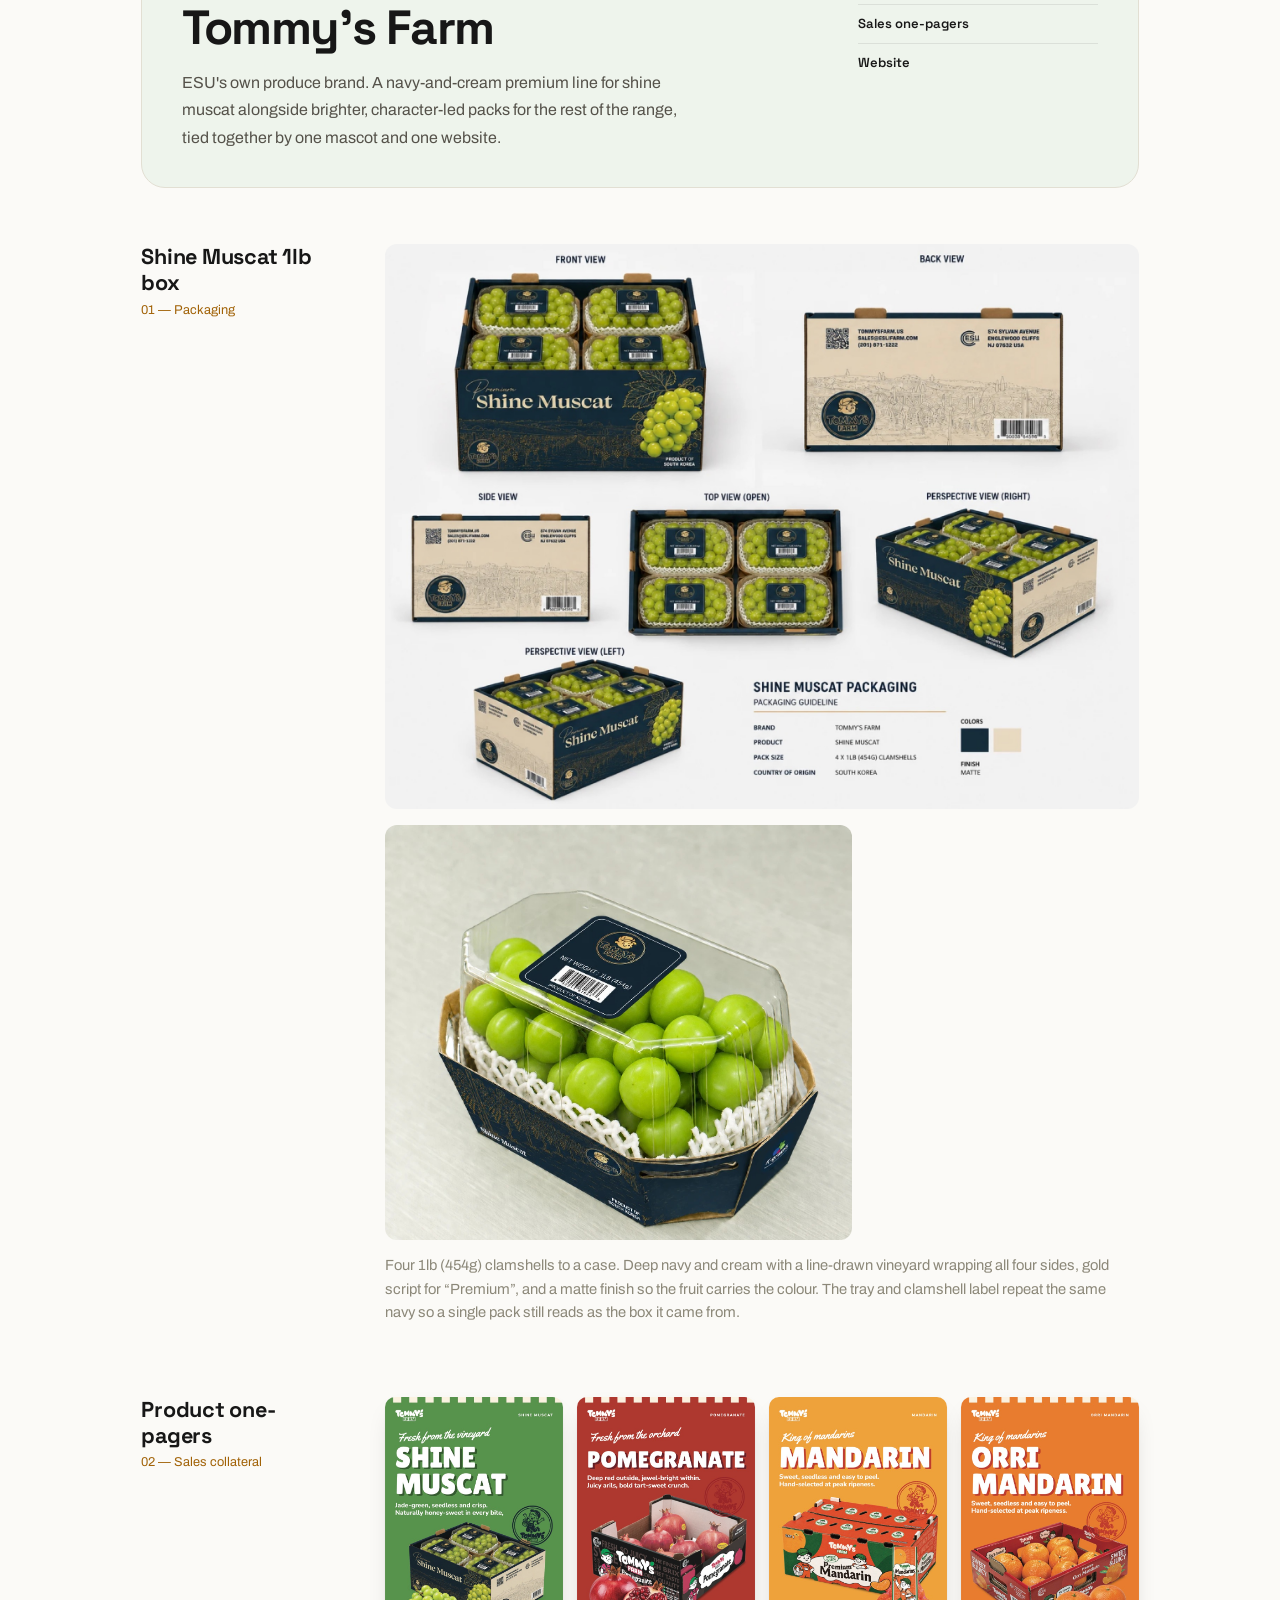
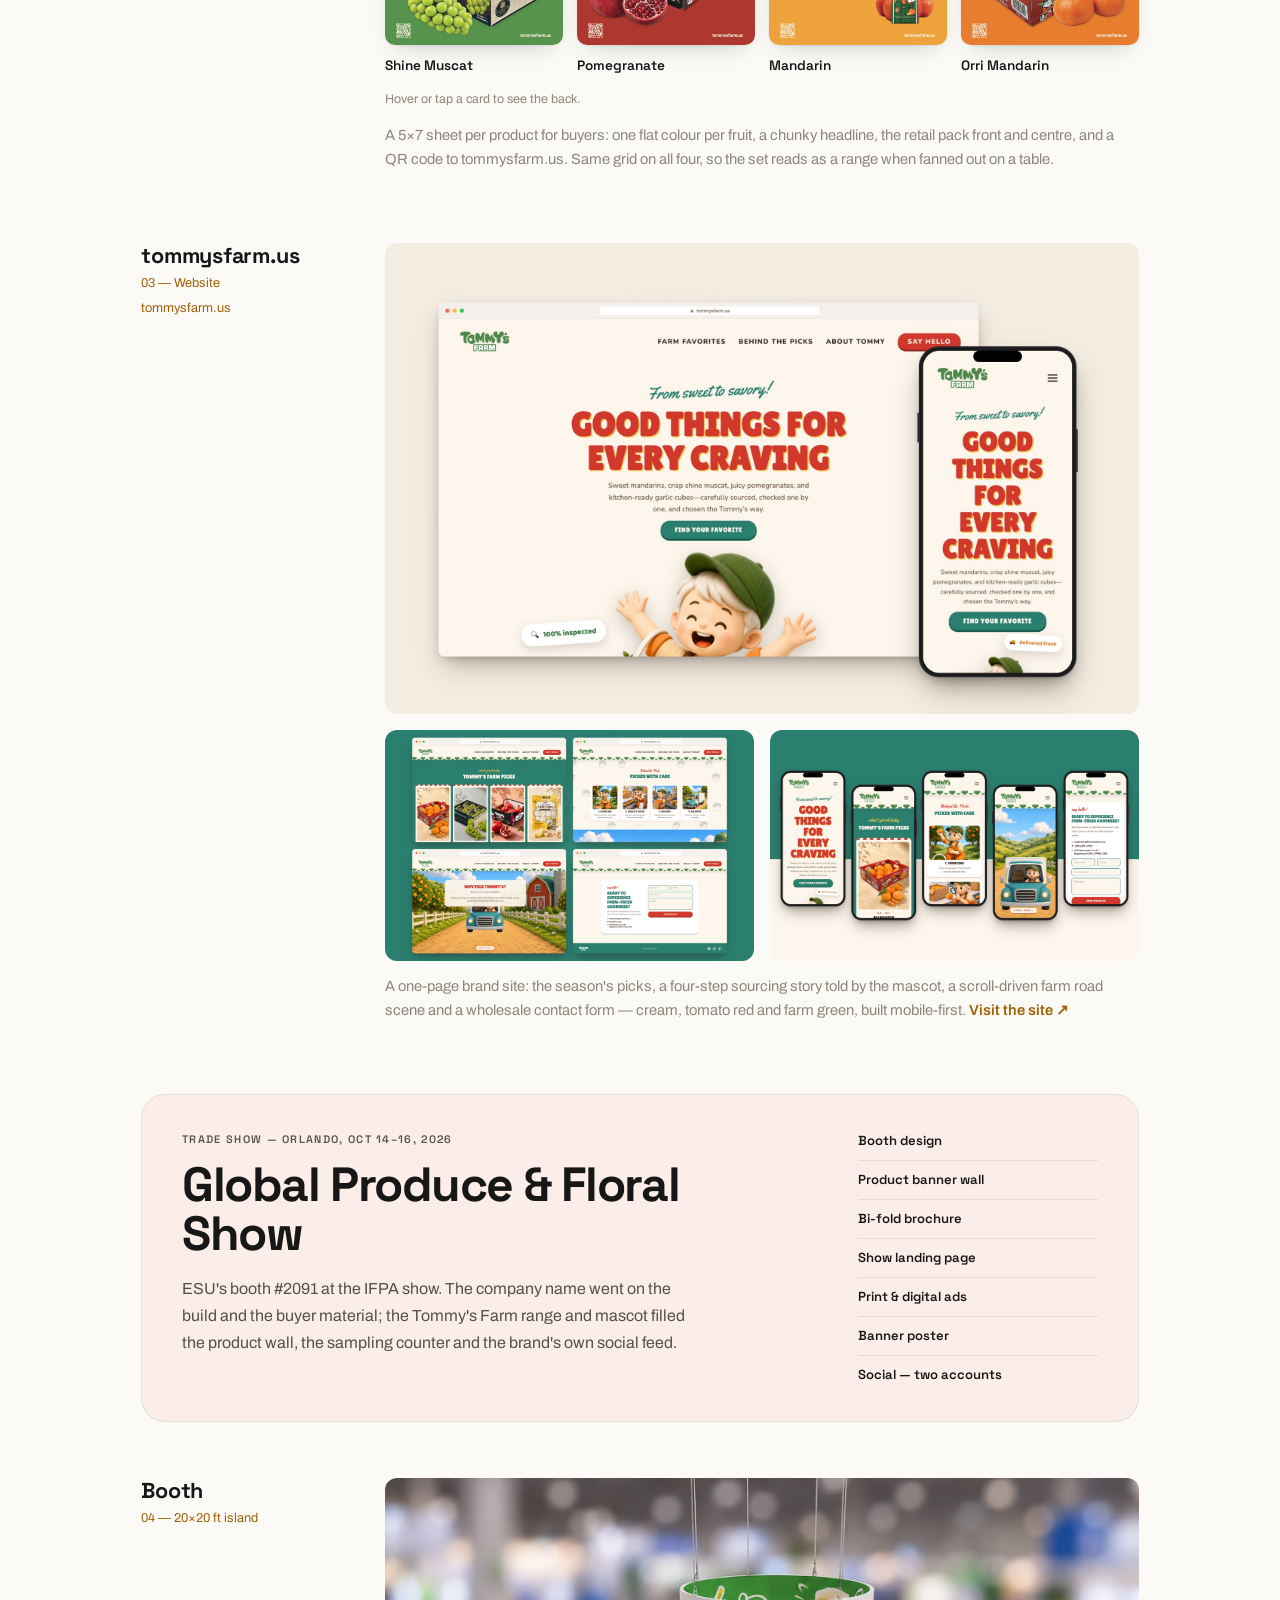
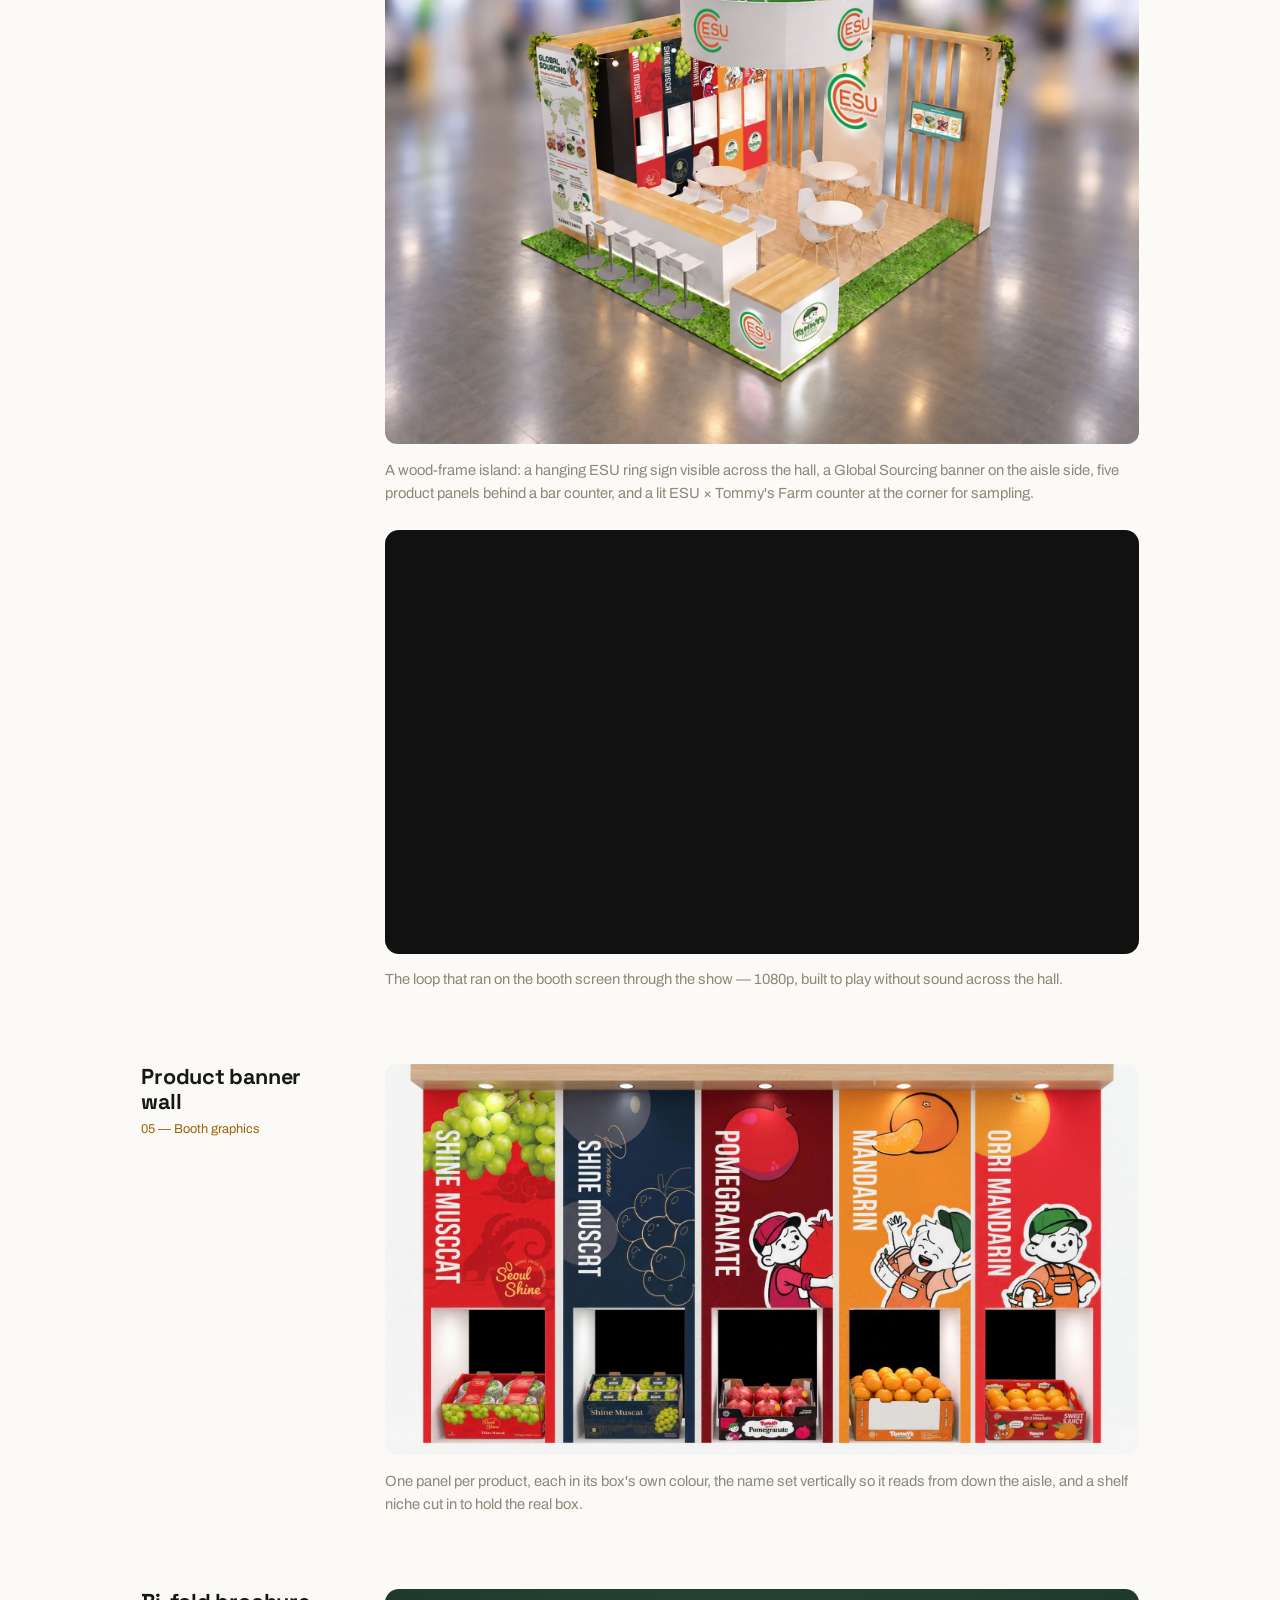
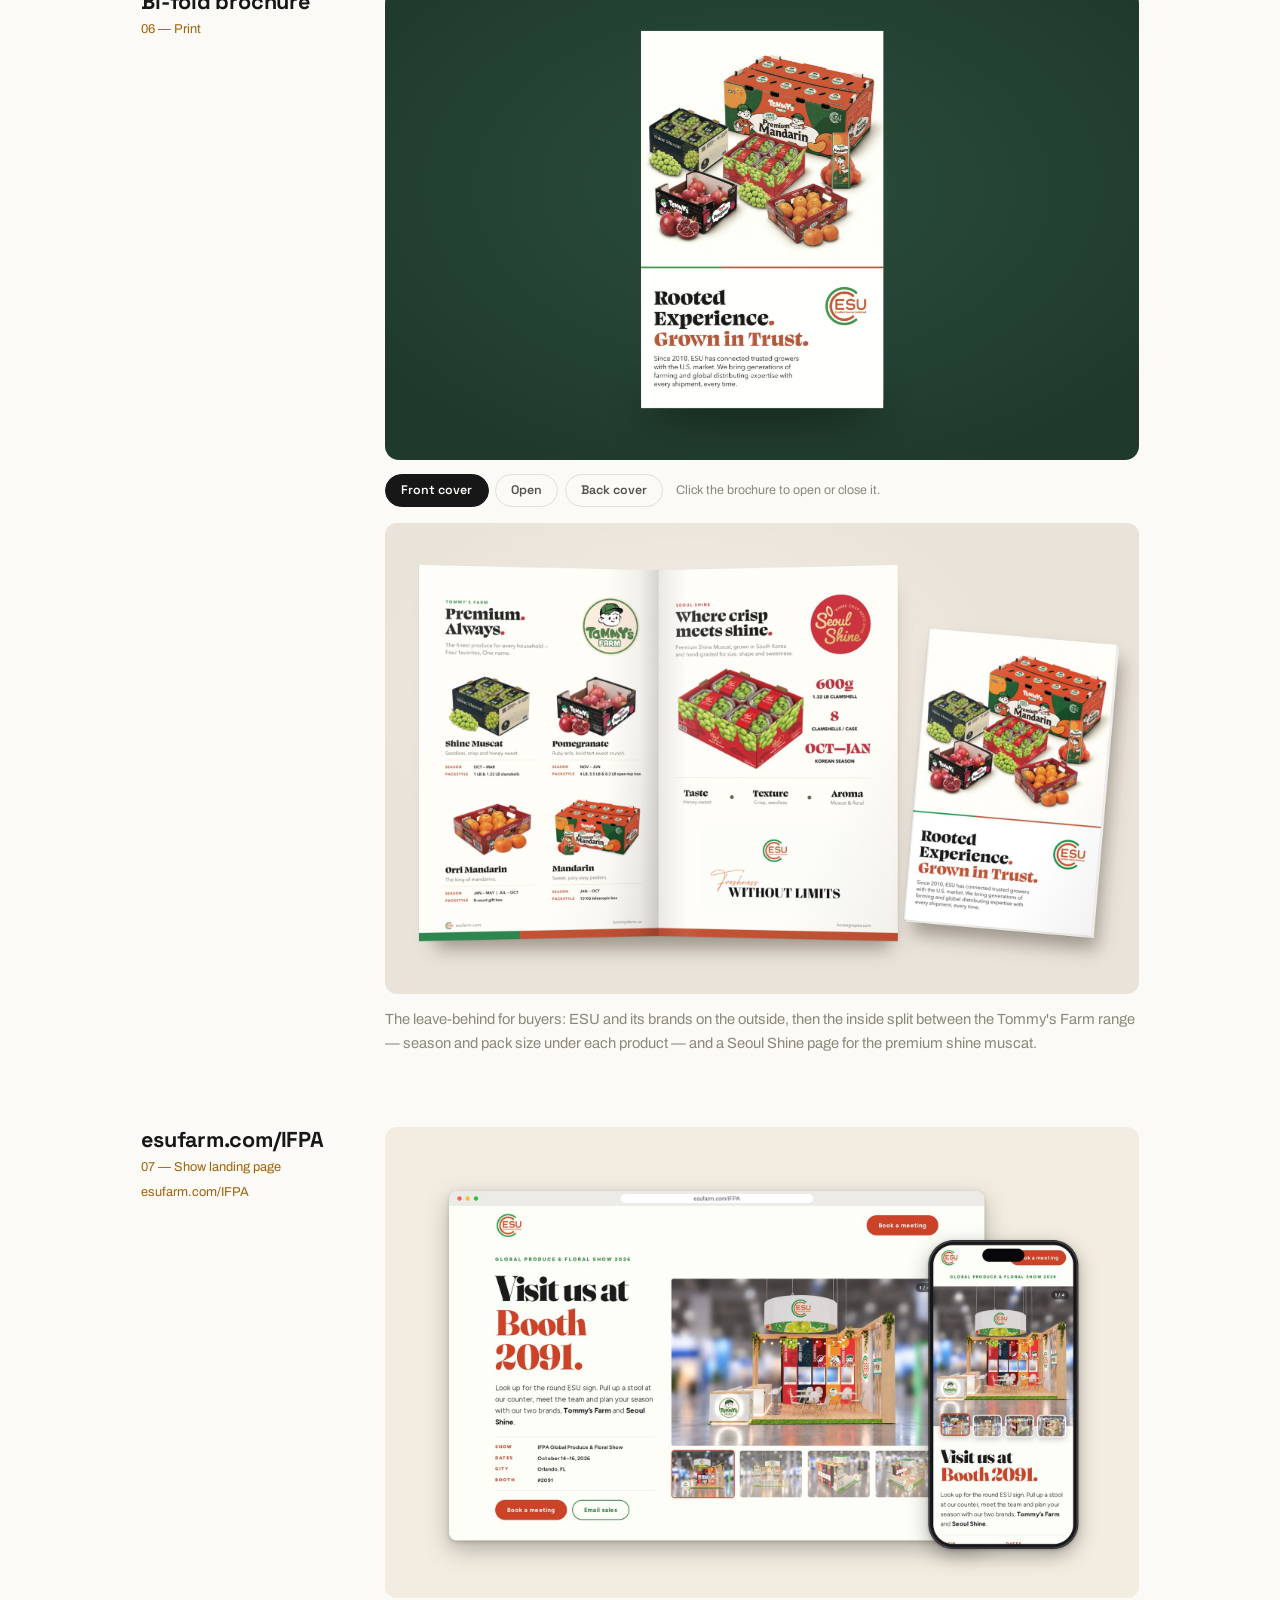
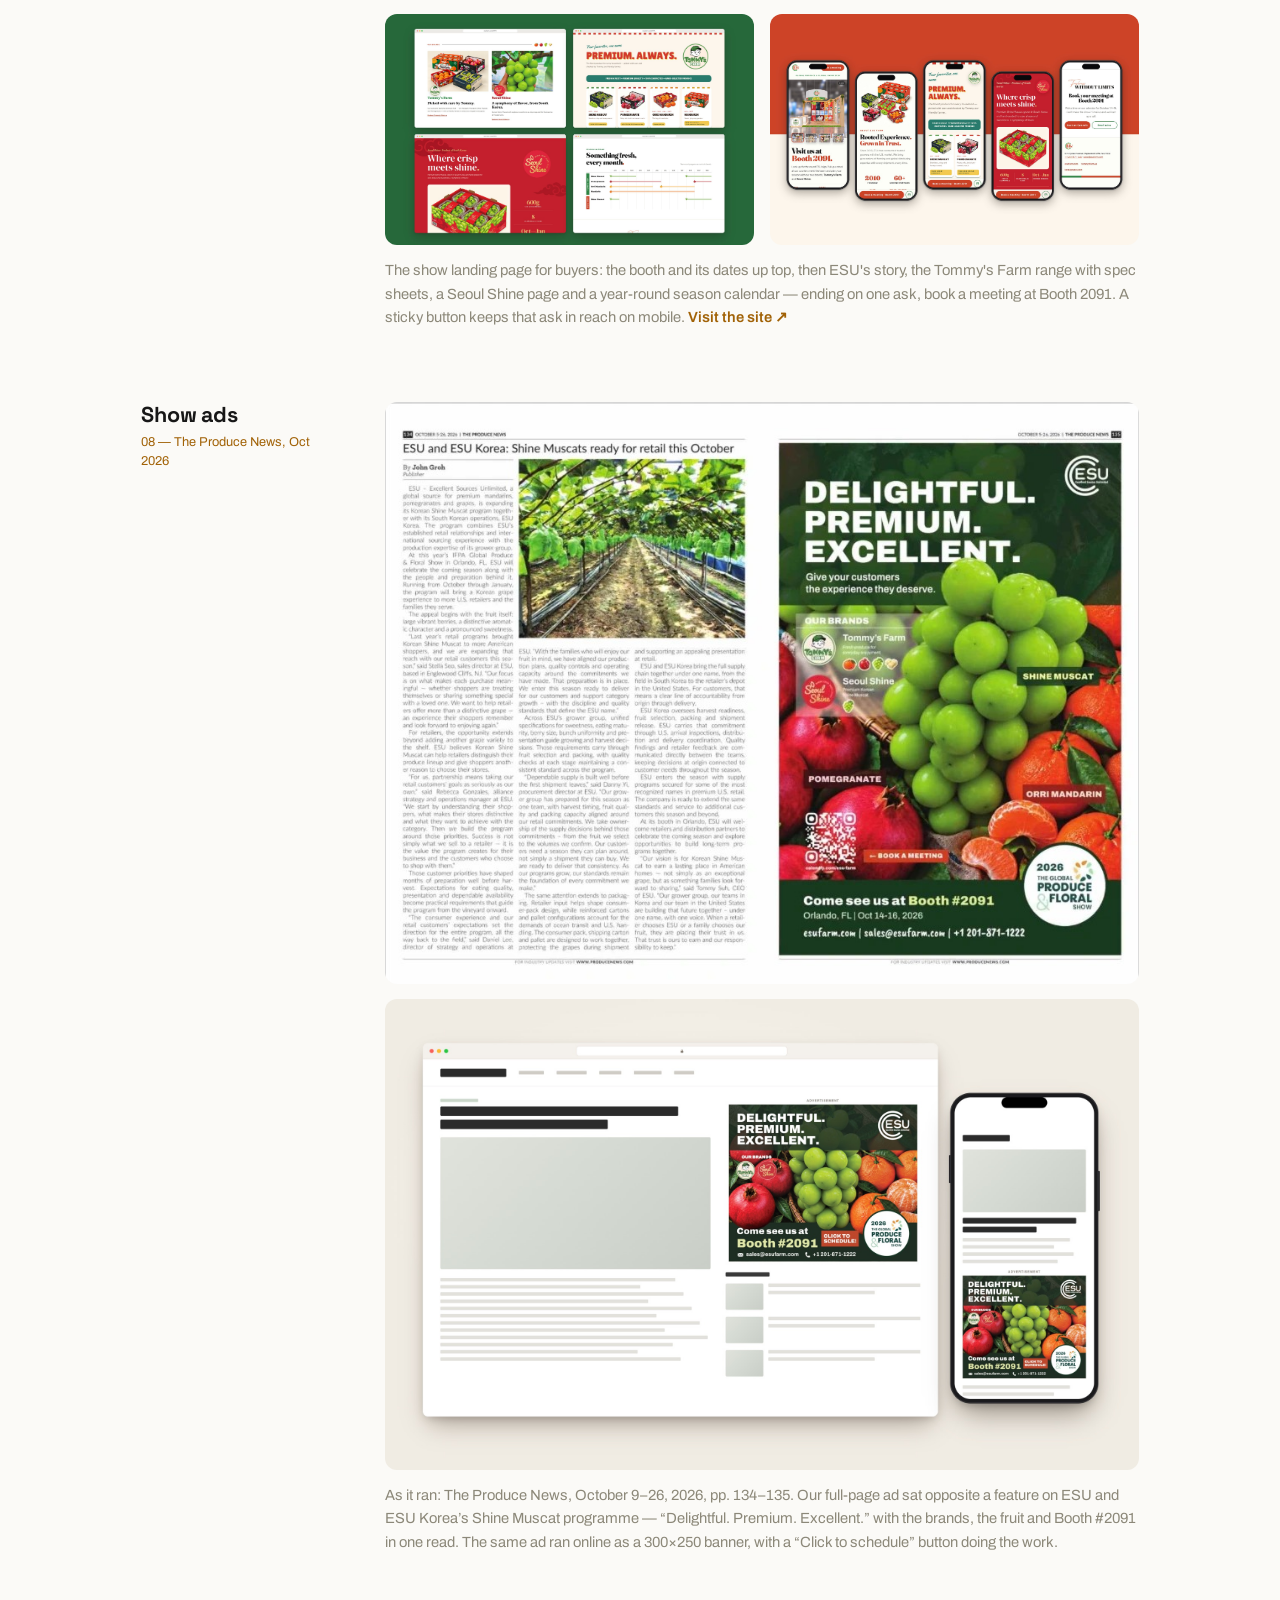
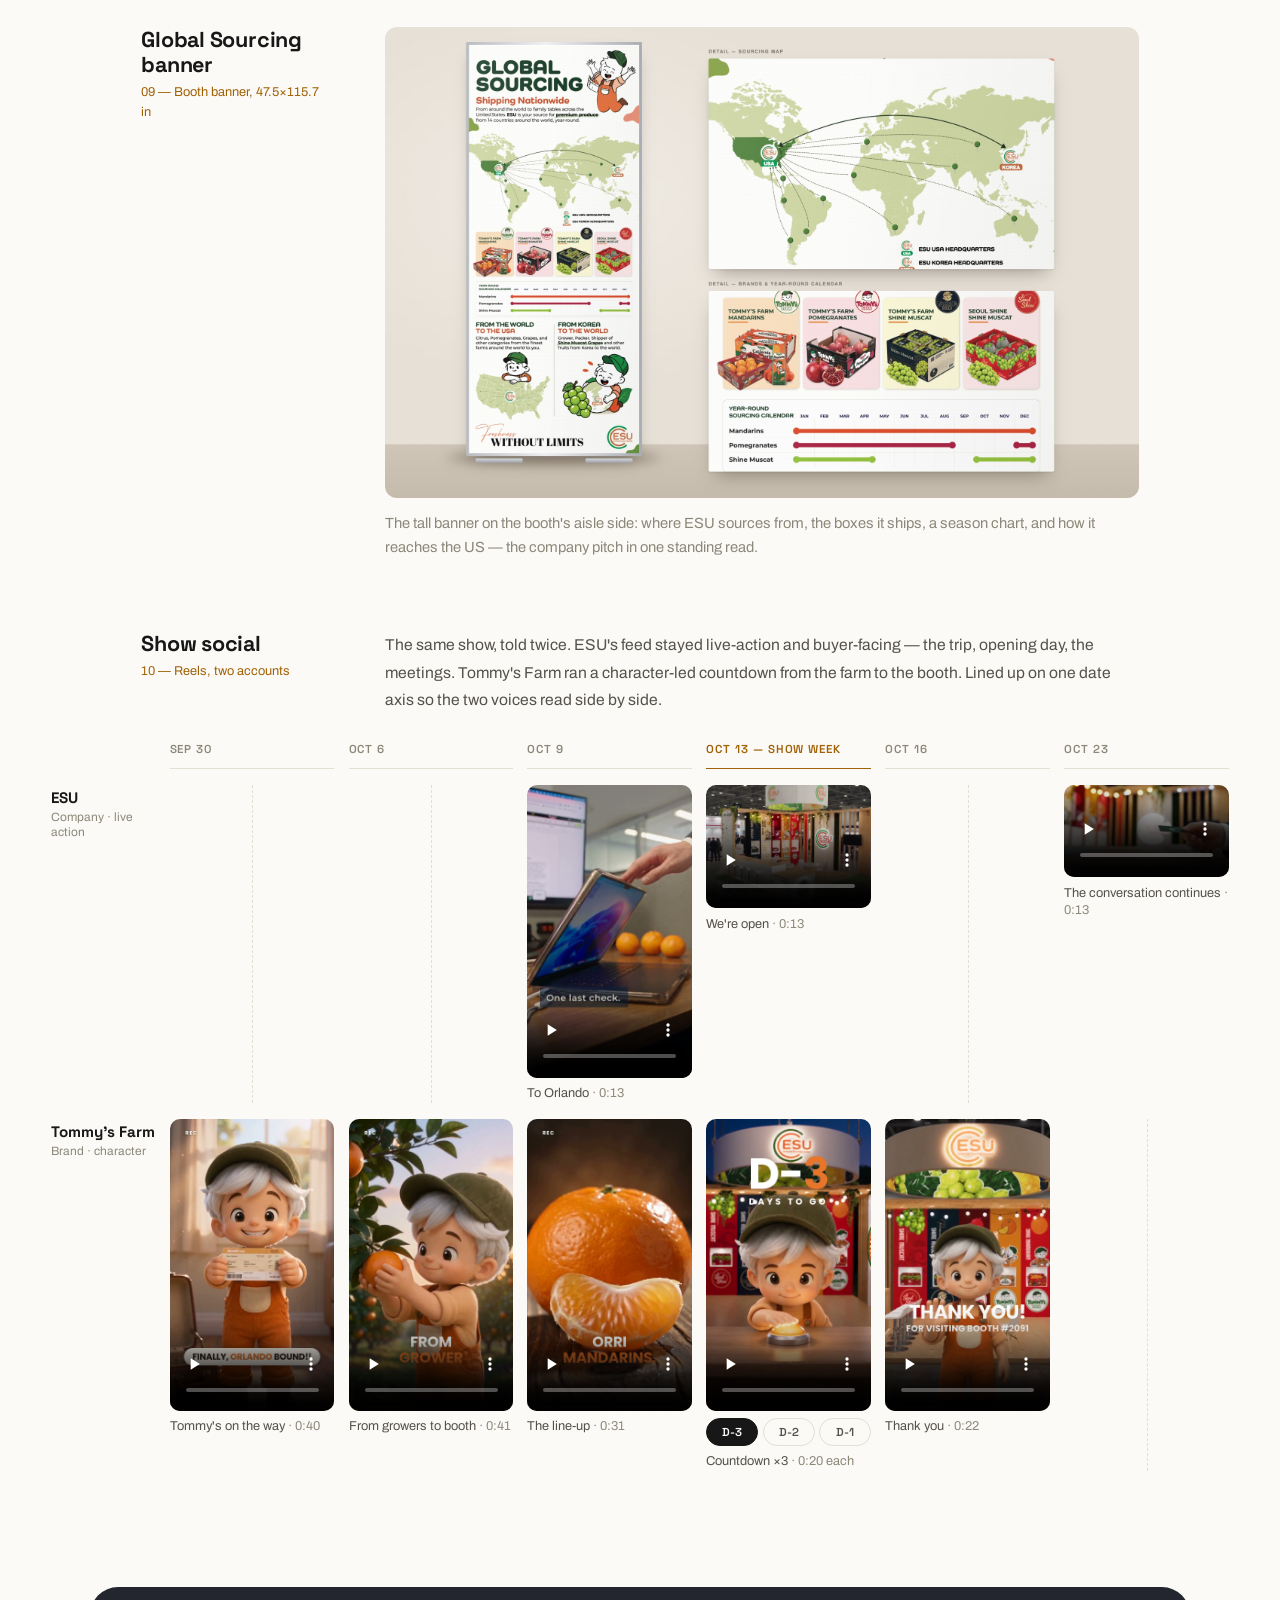
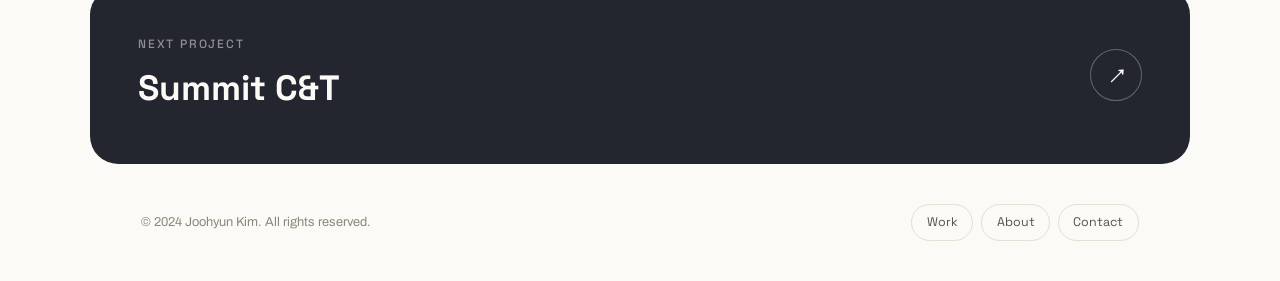
<file: work-esu-farm.html>
<!DOCTYPE html>
<html lang="en">
<head>
<meta charset="UTF-8">
<meta name="viewport" content="width=device-width, initial-scale=1.0">
<title>ESU Farm — Joohyun Kim</title>
<meta name="description" content="ESU Farm — Tommy's Farm packaging, sales collateral and website, plus the Global Produce &amp; Floral Show 2026 booth, print and social, by Joohyun Kim.">
<link rel="preconnect" href="https://fonts.googleapis.com">
<link rel="preconnect" href="https://fonts.gstatic.com" crossorigin>
<link href="https://fonts.googleapis.com/css2?family=Space+Grotesk:wght@400;500;600;700&family=Archivo:wght@400;500;600&family=Caveat:wght@500;600&display=swap" rel="stylesheet">
<style>
*, *::before, *::after { box-sizing: border-box; margin: 0; padding: 0; }

:root {
  --bg: #FBFAF7;
  --surface: #F3F1EA;
  --surface-2: #ECE9DF;
  --ink: #171717;
  --ink-soft: #55524A;
  --muted: #8C8879;
  --border: #E2DFD3;
  --border-strong: #171717;
  --accent: #A16207;
  --accent-ink: #FBFAF7;
  --dark: #23262E;
  --display: 'Space Grotesk', sans-serif;
  --body: 'Archivo', sans-serif;
  --rail: 180px;
  --gap: 64px;
  --pad: clamp(1.25rem, 4vw, 3.5rem);
  --maxw: 1100px;
}

html { scroll-behavior: smooth; }

body {
  font-family: var(--body);
  background: var(--bg);
  color: var(--ink);
  font-size: 16px;
  line-height: 1.55;
  overflow-x: hidden;
}

@media (prefers-reduced-motion: no-preference) and (hover: hover) and (pointer: fine) {
  body { cursor: none; }
}

body::before {
  content: '';
  position: fixed; inset: 0; z-index: 9999;
  pointer-events: none;
  opacity: 0.02;
  background-image: url("data:image/svg+xml,%3Csvg viewBox='0 0 256 256' xmlns='http://www.w3.org/2000/svg'%3E%3Cfilter id='n'%3E%3CfeTurbulence type='fractalNoise' baseFrequency='0.9' numOctaves='4' stitchTiles='stitch'/%3E%3C/filter%3E%3Crect width='100%25' height='100%25' filter='url(%23n)'/%3E%3C/svg%3E");
  background-size: 180px;
  mix-blend-mode: multiply;
}

.cursor-tag { display: none; }
@media (prefers-reduced-motion: no-preference) and (hover: hover) and (pointer: fine) {
  .cursor-tag {
    display: flex; align-items: center;
    position: fixed; z-index: 10000; top: 0; left: 0;
    background: var(--ink); color: var(--bg);
    font-family: var(--display); font-weight: 600; font-size: 0.72rem;
    letter-spacing: 0.02em;
    padding: 0.4rem 0.85rem; border-radius: 999px;
    pointer-events: none; transform: translate(14px, 18px);
    opacity: 0; transition: opacity 0.2s; white-space: nowrap;
  }
  .cursor-tag.on { opacity: 1; }
}

a:focus-visible, button:focus-visible { outline: 2px solid var(--accent); outline-offset: 3px; }

.wrap { max-width: var(--maxw); margin: 0 auto; padding: 0 var(--pad); }

/* NAV */
nav {
  position: fixed; top: 0; left: 0; right: 0; z-index: 500;
  display: flex; align-items: center; justify-content: space-between;
  padding: 1.25rem var(--pad);
}
.nav-inner {
  display: flex; align-items: center; justify-content: space-between;
  width: 100%;
  background: rgba(251,250,247,0.85); backdrop-filter: blur(10px);
  border: 1px solid var(--border); border-radius: 999px;
  padding: 0.6rem 0.7rem 0.6rem 1.1rem;
}
.nav-logo {
  display: flex; align-items: center; justify-content: center;
  width: 34px; height: 34px; border-radius: 50%;
  background: var(--ink); color: var(--bg);
  font-family: var(--display); font-weight: 700; font-size: 0.75rem;
  text-decoration: none; flex-shrink: 0;
}
.nav-links { display: flex; gap: 0.4rem; list-style: none; }
.nav-links a {
  font-family: var(--display); font-weight: 500; font-size: 0.8rem;
  color: var(--ink-soft); text-decoration: none;
  transition: background 0.2s, color 0.2s;
  min-height: 40px; display: flex; align-items: center;
  padding: 0 0.9rem; border-radius: 999px;
}
.nav-links a:hover { background: var(--surface-2); color: var(--ink); }
@media (max-width: 720px) { .nav-links a { padding: 0 0.6rem; font-size: 0.72rem; } }

/* HEADER — title left, meta rail right */
.detail-header { padding-top: clamp(6.5rem, 13vw, 9rem); padding-bottom: 2.5rem; }
.back-link {
  display: inline-flex; align-items: center; gap: 0.5rem;
  font-family: var(--display); font-weight: 500; font-size: 0.82rem;
  color: var(--ink-soft); text-decoration: none;
  margin-bottom: 2.25rem;
  padding: 0.6rem 1.1rem;
  border: 1px solid var(--border-strong); border-radius: 999px;
  transition: color 0.2s, gap 0.2s, background 0.2s;
}
.back-link:hover { color: var(--bg); background: var(--ink); gap: 0.7rem; }

.header-grid {
  display: grid; grid-template-columns: 1fr 260px;
  gap: var(--gap); align-items: end;
}
.detail-tags { display: flex; gap: 0.5rem; margin-bottom: 1.35rem; flex-wrap: wrap; }
.detail-tag {
  font-family: var(--display); font-weight: 600;
  font-size: 0.68rem; letter-spacing: 0.06em; text-transform: uppercase;
  color: var(--accent);
  background: color-mix(in srgb, var(--accent) 12%, transparent);
  padding: 0.35rem 0.8rem; border-radius: 999px;
}
.detail-title {
  font-family: var(--display); font-weight: 700;
  font-size: clamp(2.8rem, 7.5vw, 5.5rem);
  line-height: 0.94; letter-spacing: -0.035em;
  margin-bottom: 1.35rem;
}
.detail-desc {
  font-size: clamp(1rem, 1.5vw, 1.2rem);
  line-height: 1.55; color: var(--ink-soft);
  max-width: 46ch;
}
.meta-list { display: grid; gap: 1rem; margin-bottom: 0.4rem; }
.meta-label {
  font-family: var(--display);
  font-size: 0.66rem; letter-spacing: 0.09em; text-transform: uppercase;
  color: var(--muted); display: block;
}
.meta-value { font-size: 0.92rem; font-weight: 600; margin-top: 3px; }

/* HERO */
.hero-wrap { max-width: var(--maxw); margin: 0 auto 4rem; padding: 0 var(--pad); }
.hero-img { width: 100%; border-radius: 20px; display: block; }
.hero-crop { aspect-ratio: 16 / 9; object-fit: cover; object-position: center 52%; }
.hero-ph {
  border-radius: 20px; overflow: hidden; position: relative;
  aspect-ratio: 16 / 9;
  display: flex; align-items: center; justify-content: center;
}
.frame-badge {
  position: absolute; top: 1.1rem; left: 1.1rem; z-index: 2;
  display: flex; align-items: center; gap: 0.5rem;
  background: rgba(251,250,247,0.92); color: var(--ink);
  font-family: var(--display); font-weight: 600; font-size: 0.78rem;
  padding: 0.5rem 1rem; border-radius: 999px;
}
.frame-badge .dot { width: 6px; height: 6px; border-radius: 50%; background: var(--accent); flex-shrink: 0; }
.hero-hint { font-family: var(--display); font-weight: 500; font-size: 0.85rem; color: currentColor; opacity: 0.7; }

.cover-lines { background-image: repeating-linear-gradient(115deg, transparent, transparent 13px, rgba(0,0,0,0.08) 13px, rgba(0,0,0,0.08) 14px); }
.cover-grid { background-image: radial-gradient(rgba(0,0,0,0.18) 1.5px, transparent 1.5px); background-size: 14px 14px; }
.cover-split { background: linear-gradient(135deg, transparent 50%, rgba(0,0,0,0.12) 50%); }
.c1 { background-color: #2B3244; color: var(--bg); }
.c4 { background-color: #5B6650; color: var(--bg); }
.c5 { background-color: #5C7285; color: var(--bg); }
.c8 { background-color: #C99A3C; color: var(--ink); }

/* EDITORIAL ROW — label rail + content */
.row {
  max-width: var(--maxw); margin: 0 auto; padding: 0 var(--pad) 4.5rem;
  display: grid; grid-template-columns: var(--rail) 1fr; gap: var(--gap);
  align-items: start;
}
.row-label {
  font-family: var(--display); font-weight: 700;
  font-size: 1.35rem; line-height: 1.2; letter-spacing: -0.01em;
}
.row-sub {
  font-size: 0.8rem; color: var(--accent);
  margin-top: 5px; display: block;
}
.row-link {
  font-size: 0.8rem; color: var(--accent); text-decoration: none;
  margin-top: 5px; display: inline-block; word-break: break-all;
}
.row-link:hover { text-decoration: underline; }
.row-body { min-width: 0; }

.sec-statement {
  font-family: var(--display); font-weight: 700;
  font-size: clamp(1.5rem, 2.9vw, 2.3rem);
  line-height: 1.16; letter-spacing: -0.015em;
  margin-bottom: 1.5rem; text-wrap: pretty;
}
.sec-overview { font-size: 1.02rem; line-height: 1.75; color: var(--ink-soft); }
.sec-placeholder {
  font-style: italic; font-size: 0.95rem; color: var(--muted);
  padding: 1.25rem 1.5rem;
  border: 1px dashed var(--border-strong); border-radius: 14px;
  background: var(--surface);
}

/* image grids inside rows */
.pb-grid { display: grid; gap: 1rem; align-items: start; }
.pb-grid img {
  width: 100%; height: auto;      /* keep each image's own proportions */
  border-radius: 12px; display: block;
}
.video-frame { position: relative; aspect-ratio: 16 / 9; border-radius: 14px; overflow: hidden; background: #111; }
.video-frame iframe { position: absolute; inset: 0; width: 100%; height: 100%; border: 0; }
.pb-caption {
  font-size: 0.92rem; color: var(--muted);
  margin-top: 0.9rem; line-height: 1.6;
  max-width: none;        /* run the full width of the image above it */
  text-wrap: pretty;      /* avoid a lone word on the last line */
}
.pb-text { font-size: 1.02rem; line-height: 1.75; color: var(--ink-soft); white-space: pre-wrap; }
.pb-text.cols2 { column-count: 2; column-gap: 3rem; }

.gallery { display: grid; gap: 1rem; }
.gallery img { width: 100%; border-radius: 12px; display: block; }
.gallery-slot {
  aspect-ratio: 4 / 3; border: 2px dashed var(--border-strong); border-radius: 14px;
  background: var(--surface);
  display: flex; flex-direction: column; align-items: center; justify-content: center;
  gap: 0.5rem; color: var(--muted);
}
.gallery-slot span { font-family: var(--display); font-weight: 500; font-size: 0.8rem; }

/* NEXT PROJECT */
.next-project {
  max-width: var(--maxw); margin: 2rem auto 0;
  padding: 3rem clamp(1.5rem, 4vw, 3rem);
  background: var(--dark); color: var(--bg); border-radius: 28px;
  display: flex; align-items: center; justify-content: space-between;
  flex-wrap: wrap; gap: 1.5rem; text-decoration: none;
}
.next-label {
  font-family: var(--display); font-weight: 500;
  font-size: 0.75rem; letter-spacing: 0.15em; text-transform: uppercase;
  color: rgba(251,250,247,0.5); margin-bottom: 0.5rem;
}
.next-name { font-family: var(--display); font-weight: 700; font-size: clamp(1.5rem, 3vw, 2.2rem); }
.next-arrow {
  width: 52px; height: 52px; border-radius: 50%;
  border: 1px solid rgba(251,250,247,0.3);
  display: flex; align-items: center; justify-content: center;
  font-size: 1.2rem; transform: rotate(-45deg);
  transition: transform 0.25s, background 0.25s; flex-shrink: 0;
}
.next-project:hover .next-arrow { transform: rotate(0deg); background: var(--accent); border-color: var(--accent); }

footer {
  padding: 2.5rem var(--pad);
  display: flex; justify-content: space-between; align-items: center;
  flex-wrap: wrap; gap: 1rem;
  max-width: var(--maxw); margin: 0 auto;
}
.footer-copy { font-size: 0.8rem; color: var(--muted); }
.footer-links { display: flex; gap: 0.5rem; }
.footer-links a {
  font-family: var(--display); font-size: 0.78rem;
  color: var(--ink-soft); text-decoration: none;
  padding: 0.5rem 0.9rem; border-radius: 999px;
  border: 1px solid var(--border);
  transition: background 0.2s, color 0.2s;
}
.footer-links a:hover { background: var(--surface); color: var(--accent); }

.reveal { opacity: 0; transform: translateY(18px); transition: opacity 0.7s ease, transform 0.7s cubic-bezier(0.2,0.7,0.2,1); }
.reveal.v { opacity: 1; transform: none; }

@media (max-width: 900px) {
  .header-grid { grid-template-columns: 1fr; gap: 2.25rem; align-items: start; }
  .meta-list { grid-template-columns: repeat(2, 1fr); gap: 1.25rem; }
  .row { grid-template-columns: 1fr; gap: 1.1rem; padding-bottom: 3.25rem; }
  .pb-grid.multi { grid-template-columns: repeat(2, 1fr) !important; }
}
@media (max-width: 600px) {
  .pb-grid.multi { grid-template-columns: repeat(2, 1fr) !important; }
  .pb-text.cols2 { column-count: 1; }
}
@media (prefers-reduced-motion: reduce) {
  .reveal { opacity: 1 !important; transform: none !important; transition: none !important; }
}

/* HANDOFF — Summit C&T: cropped hero, brand chapters, reels */
.chapter-wrap { max-width: var(--maxw); margin: 0 auto; padding: 0 var(--pad) 3.5rem; }
.chapter {
  border-radius: 24px; padding: 2.25rem 2.5rem;
  border: 1px solid var(--border);
  display: grid; grid-template-columns: 1fr 240px; gap: 3rem; align-items: start;
}
.chapter.hoxy { background: #FFF8E6; }
.chapter.gjb { background: #F7ECEB; }
.chapter-kicker {
  font-family: var(--display); font-weight: 600;
  font-size: 0.68rem; letter-spacing: 0.12em; text-transform: uppercase;
  color: var(--ink-soft); display: block; margin-bottom: 0.8rem;
}
.chapter-name {
  font-family: var(--display); font-weight: 700;
  font-size: clamp(1.9rem, 4.2vw, 3rem);
  line-height: 1.02; letter-spacing: -0.03em; margin-bottom: 1rem;
}
.chapter-body { font-size: 1rem; line-height: 1.7; color: var(--ink-soft); max-width: 520px; }
.chapter-scope { list-style: none; display: grid; gap: 0.55rem; }
.chapter-scope li {
  font-family: var(--display); font-size: 0.82rem; font-weight: 600;
  padding-bottom: 0.55rem; border-bottom: 1px solid rgba(23,23,23,0.09);
}
.chapter-scope li:last-child { border-bottom: none; padding-bottom: 0; }

.reels { display: grid; grid-template-columns: repeat(2, 1fr); gap: 1rem; }
.reels video {
  width: 100%; aspect-ratio: 9 / 16; object-fit: cover;
  background: var(--dark); border-radius: 12px; display: block;
}
.reel-label { font-size: 0.85rem; color: var(--muted); margin-top: 0.5rem; display: block; }

.pb-caption a { color: var(--accent); font-weight: 600; text-decoration: none; }
.pb-caption a:hover { text-decoration: underline; }

@media (max-width: 900px) {
  .chapter { grid-template-columns: 1fr; gap: 1.75rem; padding: 1.75rem 1.5rem; }
}

/* HANDOFF — ESU Farm: two chapters, flip cards, two-lane social timeline */
.chapter.tommy { background: #EEF4EC; }
.chapter.show { background: #FBEEE9; }

.pb-grid.two { grid-template-columns: repeat(2, 1fr); }
.pb-narrow { max-width: 62%; }

/* 02 — one-pagers: front/back flip */
.flip-grid { display: grid; grid-template-columns: repeat(4, 1fr); gap: 0.9rem; }
.flip { perspective: 1400px; cursor: pointer; background: none; border: 0; padding: 0; font: inherit; color: inherit; text-align: left; }
.flip-inner {
  position: relative; aspect-ratio: 5 / 7;
  transform-style: preserve-3d; transition: transform 0.7s cubic-bezier(0.2,0.7,0.2,1);
}
.flip-inner img {
  position: absolute; inset: 0; width: 100%; height: 100%; object-fit: cover;
  border-radius: 10px; backface-visibility: hidden;
  box-shadow: 0 1px 2px rgba(23,23,23,0.08), 0 10px 24px -12px rgba(23,23,23,0.25);
}
.flip-inner img.back { transform: rotateY(180deg); }
.flip.on .flip-inner { transform: rotateY(180deg); }
@media (hover: hover) and (pointer: fine) { .flip:hover .flip-inner { transform: rotateY(180deg); } }
.flip-label { display: flex; justify-content: space-between; font-size: 0.85rem; color: var(--muted); margin-top: 0.6rem; }
.flip-label b { font-family: var(--display); font-weight: 600; color: var(--ink); }
.flip-hint { font-size: 0.78rem; color: var(--muted); margin-top: 0.9rem; }

/* 06 — brochure: fold open / closed / turn over */
.bro-stage {
  position: relative; aspect-ratio: 16 / 10; border-radius: 14px; overflow: hidden;
  background: radial-gradient(90% 90% at 50% 42%, #2b4d3b 0%, #1f3a2c 72%);
  perspective: 2600px; cursor: pointer;
}
.bro {
  position: absolute; top: 9%; left: 50%; height: 80%; aspect-ratio: 1800 / 1398;
  transform-style: preserve-3d; transform-origin: 75% 50%;
  transform: translateX(-75%);
  transition: transform 0.9s cubic-bezier(0.3,0.7,0.2,1);
}
.bro-panel { position: absolute; top: 0; left: 50%; width: 50%; height: 100%; transform-style: preserve-3d; }
.bro-leaf { transform-origin: 0 50%; transform: translateZ(1px); transition: transform 0.9s cubic-bezier(0.3,0.7,0.2,1); }
.bro-panel img {
  position: absolute; inset: 0; width: 100%; height: 100%; object-fit: cover; display: block;
  backface-visibility: hidden; background: #fff;
}
.bro-panel img.b { transform: rotateY(180deg); }
/* fold shading: spine side of each open page */
.bro-base::after, .bro-leaf::after {
  content: ''; position: absolute; inset: 0; pointer-events: none; opacity: 0; transition: opacity 0.6s;
  backface-visibility: hidden;
}
.bro-base::after { background: linear-gradient(90deg, rgba(0,0,0,0.14), rgba(0,0,0,0) 12%); }
.bro-leaf::after { transform: rotateY(180deg); background: linear-gradient(270deg, rgba(0,0,0,0.16), rgba(0,0,0,0) 12%); }
.bro-shadow {
  position: absolute; left: 50%; top: 86%; height: 6%; width: 32%;
  transform: translateX(-50%); border-radius: 50%;
  background: rgba(0,0,0,0.45); filter: blur(18px); transition: width 0.9s cubic-bezier(0.3,0.7,0.2,1);
}
.bro-stage[data-state="open"] .bro { transform: translateX(-50%); }
.bro-stage[data-state="open"] .bro-leaf { transform: translateZ(1px) rotateY(-180deg); }
.bro-stage[data-state="open"] .bro-base::after,
.bro-stage[data-state="open"] .bro-leaf::after { opacity: 1; }
.bro-stage[data-state="open"] .bro-shadow { width: 62%; }
.bro-stage[data-state="back"] .bro { transform: translateX(-75%) rotateY(180deg); }
.bro-ctrl { display: flex; align-items: center; gap: 0.4rem; margin-top: 0.9rem; flex-wrap: wrap; }
.bro-ctrl button {
  font-family: var(--display); font-weight: 600; font-size: 0.78rem;
  padding: 0.45rem 0.95rem; border-radius: 999px; cursor: pointer;
  border: 1px solid var(--border); background: transparent; color: var(--ink-soft);
}
.bro-ctrl button[aria-pressed="true"] { background: var(--ink); border-color: var(--ink); color: var(--bg); }
.bro-ctrl span { font-size: 0.78rem; color: var(--muted); margin-left: 0.4rem; }
@media (prefers-reduced-motion: reduce) {
  .bro, .bro-leaf, .bro-shadow { transition: none; }
}

/* 09 — social: one date axis, two account lanes */
.lanes-wrap { max-width: 1340px; margin: 0 auto; padding: 0 var(--pad) 4.5rem; }
.lanes-head { max-width: calc(var(--maxw) - 2 * var(--pad)); margin-left: auto; margin-right: auto; display: grid; grid-template-columns: var(--rail) 1fr; gap: var(--gap); margin-bottom: 1.75rem; }
.lanes-scroll { overflow-x: auto; padding-bottom: 0.75rem; scrollbar-width: thin; }
.lanes {
  display: grid; grid-template-columns: 104px repeat(6, minmax(140px, 1fr));
  gap: 1rem 0.9rem;
}
.lane-date {
  font-family: var(--display); font-weight: 600; font-size: 0.72rem;
  letter-spacing: 0.08em; text-transform: uppercase; color: var(--muted);
  padding-bottom: 0.55rem; border-bottom: 1px solid var(--border);
}
.lane-date.show-day { color: var(--accent); border-bottom-color: var(--accent); }
.lane-name { font-family: var(--display); font-weight: 700; font-size: 0.95rem; line-height: 1.25; padding-top: 0.2rem; }
.lane-name small { display: block; font-family: var(--body); font-weight: 400; font-size: 0.75rem; color: var(--muted); margin-top: 3px; }
.lane-cell { min-width: 0; }
.lane-cell.empty { border-left: 1px dashed var(--border); margin-left: 50%; }
.lane-cell video {
  width: 100%; display: block; border-radius: 10px; background: var(--dark);
  aspect-ratio: 9 / 16; object-fit: cover;
}
.lane-cell video.land { aspect-ratio: auto; }
.lane-cap { font-size: 0.8rem; color: var(--ink-soft); margin-top: 0.45rem; display: block; line-height: 1.4; }
.lane-cap em { font-style: normal; color: var(--muted); }
.cd-tabs { display: flex; gap: 0.3rem; margin-top: 0.45rem; }
.cd-tabs button {
  flex: 1; font-family: var(--display); font-weight: 600; font-size: 0.72rem;
  padding: 0.35rem 0; border-radius: 999px; cursor: pointer;
  border: 1px solid var(--border); background: transparent; color: var(--ink-soft);
}
.cd-tabs button[aria-pressed="true"] { background: var(--ink); border-color: var(--ink); color: var(--bg); }

@media (max-width: 900px) {
  .lanes-head { grid-template-columns: 1fr; gap: 1.1rem; }
  .flip-grid { grid-template-columns: repeat(2, 1fr); }
  .pb-narrow { max-width: none; }
}
@media (max-width: 600px) {
  .pb-grid.two { grid-template-columns: 1fr; }
  .lanes { grid-template-columns: 76px repeat(6, 132px); }
}
</style>
</head>
<body>

<div class="cursor-tag" id="cursorTag">Joohyun</div>

<nav>
  <div class="nav-inner">
    <a aria-label='Joohyun Kim home' class='nav-logo' href='index.html'>JK</a>
    <ul class="nav-links">
      <li><a href='index.html#work'>Work</a></li>
      <li><a href='index.html#about'>About</a></li>
      <li><a href='index.html#contact'>Contact</a></li>
    </ul>
  </div>
</nav>

<header class="detail-header wrap">
  <a class='back-link' href='index.html#work'>← Back to work</a>
  <div class="header-grid">
    <div>
      <div class="detail-tags"><span class="detail-tag">Branding</span><span class="detail-tag">Packaging</span><span class="detail-tag">Trade Show</span><span class="detail-tag">Social</span></div>
      <h1 class="detail-title">ESU Farm</h1>
      <p class="detail-desc">In-house design at a New Jersey produce importer: building out Tommy's Farm, the company's own fruit brand, and taking ESU to the Global Produce &amp; Floral Show.</p>
    </div>
    <dl class="meta-list">
      <div><dt class="meta-label">Year</dt><dd class="meta-value">2026</dd></div>
      <div><dt class="meta-label">Client</dt><dd class="meta-value">ESU Farm LLC</dd></div>
      <div><dt class="meta-label">Brands</dt><dd class="meta-value">Tommy's Farm (in-house), ESU (company)</dd></div>
      <div><dt class="meta-label">Category</dt><dd class="meta-value">Branding, Marketing</dd></div>
      <div><dt class="meta-label">Role</dt><dd class="meta-value">Graphic Designer &amp; Marketing Associate</dd></div>
    </dl>
  </div>
</header>

<div class="hero-wrap reveal">
  <img class="hero-img hero-crop" src="assets/esu-farm/booth-night.jpg" alt="ESU 20×20 ft booth render: hanging ESU ring sign, five product banner panels, a lit Tommy's Farm counter and a lounge area" style="object-position:center 55%">
</div>

<section class="row reveal">
  <div><h2 class="row-label">Overview</h2></div>
  <div class="row-body">
    <p class="sec-statement">One fruit brand, one company, one show floor.</p>
    <p class="sec-overview">ESU sources produce from growers abroad and distributes it across the US. Tommy's Farm is its consumer brand — shine muscat, pomegranate and mandarins carried by a farm-boy mascot — and I built it out from the box to the website. In October 2026 both names went to the Global Produce &amp; Floral Show in Orlando, so the show work runs on two voices: ESU speaking to buyers as a sourcing partner, Tommy's Farm speaking as the product on the shelf.</p>
  </div>
</section>

<!-- CHAPTER 1 -->
<div class="chapter-wrap reveal">
  <div class="chapter tommy">
    <div>
      <span class="chapter-kicker">In-house brand</span>
      <h2 class="chapter-name">Tommy's Farm</h2>
      <p class="chapter-body">ESU's own produce brand. A navy-and-cream premium line for shine muscat alongside brighter, character-led packs for the rest of the range, tied together by one mascot and one website.</p>
    </div>
    <ul class="chapter-scope">
      <li>Packaging</li>
      <li>Sales one-pagers</li>
      <li>Website</li>
    </ul>
  </div>
</div>

<section class="row reveal">
  <div><h2 class="row-label">Shine Muscat 1lb box</h2><span class="row-sub">01 — Packaging</span></div>
  <div class="row-body">
    <div class="pb-grid"><img src="assets/esu-farm/shine-box-views.jpg" alt="Tommy's Farm Premium Shine Muscat box: front, back, side, open top and two perspective views, with a packaging guideline panel" loading="lazy" width="1800" height="1350"></div>
    <div class="pb-grid pb-narrow" style="margin-top:1rem"><img src="assets/esu-farm/shine-tray.jpg" alt="Single 1lb shine muscat clamshell in its navy tray: a Tommy's Farm net-weight label on the lid and gold vineyard line art around the sleeve" loading="lazy" width="1331" height="1181"></div>
    <p class="pb-caption">Four 1lb (454g) clamshells to a case. Deep navy and cream with a line-drawn vineyard wrapping all four sides, gold script for “Premium”, and a matte finish so the fruit carries the colour. The tray and clamshell label repeat the same navy so a single pack still reads as the box it came from.</p>
  </div>
</section>

<section class="row reveal">
  <div><h2 class="row-label">Product one-pagers</h2><span class="row-sub">02 — Sales collateral</span></div>
  <div class="row-body">
    <div class="flip-grid">
      <button class="flip" type="button" aria-label="Shine Muscat one-pager — show back"><div class="flip-inner"><img src="assets/esu-farm/onepager-shine-front.jpg" alt="Shine Muscat one-pager front" loading="lazy" width="643" height="900"><img class="back" src="assets/esu-farm/onepager-shine-back.jpg" alt="Shine Muscat one-pager back" loading="lazy" width="643" height="900"></div><span class="flip-label"><b>Shine Muscat</b></span></button>
      <button class="flip" type="button" aria-label="Pomegranate one-pager — show back"><div class="flip-inner"><img src="assets/esu-farm/onepager-pom-front.jpg" alt="Pomegranate one-pager front" loading="lazy" width="643" height="900"><img class="back" src="assets/esu-farm/onepager-pom-back.jpg" alt="Pomegranate one-pager back" loading="lazy" width="643" height="900"></div><span class="flip-label"><b>Pomegranate</b></span></button>
      <button class="flip" type="button" aria-label="Mandarin one-pager — show back"><div class="flip-inner"><img src="assets/esu-farm/onepager-mandarin-front.jpg" alt="Mandarin one-pager front" loading="lazy" width="643" height="900"><img class="back" src="assets/esu-farm/onepager-mandarin-back.jpg" alt="Mandarin one-pager back" loading="lazy" width="643" height="900"></div><span class="flip-label"><b>Mandarin</b></span></button>
      <button class="flip" type="button" aria-label="Orri Mandarin one-pager — show back"><div class="flip-inner"><img src="assets/esu-farm/onepager-orri-front.jpg" alt="Orri Mandarin one-pager front" loading="lazy" width="643" height="900"><img class="back" src="assets/esu-farm/onepager-orri-back.jpg" alt="Orri Mandarin one-pager back" loading="lazy" width="643" height="900"></div><span class="flip-label"><b>Orri Mandarin</b></span></button>
    </div>
    <p class="flip-hint">Hover or tap a card to see the back.</p>
    <p class="pb-caption">A 5×7 sheet per product for buyers: one flat colour per fruit, a chunky headline, the retail pack front and centre, and a QR code to tommysfarm.us. Same grid on all four, so the set reads as a range when fanned out on a table.</p>
  </div>
</section>

<section class="row reveal">
  <div><h2 class="row-label">tommysfarm.us</h2><span class="row-sub">03 — Website</span><a class="row-link" href="https://tommysfarm.us/" target="_blank" rel="noreferrer">tommysfarm.us</a></div>
  <div class="row-body">
    <div class="pb-grid"><img src="assets/esu-farm/web-mockup-01.jpg" alt="tommysfarm.us home page hero on desktop and mobile: Good Things For Every Craving with the jumping Tommy mascot" loading="lazy" width="2000" height="1250"></div>
    <div class="pb-grid two" style="margin-top:1rem">
      <img src="assets/esu-farm/web-mockup-02.jpg" alt="Four desktop sections: Tommy's Farm Picks, Picked With Care process, Why Pick Tommy's farm scene and the contact form" loading="lazy" width="2000" height="1250">
      <img src="assets/esu-farm/web-mockup-03.jpg" alt="Five mobile screens of tommysfarm.us from hero to contact form" loading="lazy" width="2000" height="1250">
    </div>
    <p class="pb-caption">A one-page brand site: the season's picks, a four-step sourcing story told by the mascot, a scroll-driven farm road scene and a wholesale contact form — cream, tomato red and farm green, built mobile-first. <a href='https://tommysfarm.us/' rel='noopener' target='_blank'>Visit the site ↗</a></p>
  </div>
</section>

<!-- CHAPTER 2 -->
<div class="chapter-wrap reveal">
  <div class="chapter show">
    <div>
      <span class="chapter-kicker">Trade show — Orlando, Oct 14–16, 2026</span>
      <h2 class="chapter-name">Global Produce &amp; Floral Show</h2>
      <p class="chapter-body">ESU's booth #2091 at the IFPA show. The company name went on the build and the buyer material; the Tommy's Farm range and mascot filled the product wall, the sampling counter and the brand's own social feed.</p>
    </div>
    <ul class="chapter-scope">
      <li>Booth design</li>
      <li>Product banner wall</li>
      <li>Bi-fold brochure</li>
      <li>Show landing page</li>
      <li>Print &amp; digital ads</li>
      <li>Banner poster</li>
      <li>Social — two accounts</li>
    </ul>
  </div>
</div>

<section class="row reveal">
  <div><h2 class="row-label">Booth</h2><span class="row-sub">04 — 20×20 ft island</span></div>
  <div class="row-body">
    <div class="pb-grid"><img src="assets/esu-farm/booth-day.jpg" alt="Render of the ESU booth on the show floor: hanging ESU ring sign, Global Sourcing banner, five product panels over a bar counter, a café seating area and a lit ESU × Tommy's Farm corner counter" loading="lazy" width="1800" height="1352"></div>
    <p class="pb-caption">A wood-frame island: a hanging ESU ring sign visible across the hall, a Global Sourcing banner on the aisle side, five product panels behind a bar counter, and a lit ESU × Tommy's Farm counter at the corner for sampling.</p>
    <div class="video-frame" style="margin-top:1.5rem"><iframe src="https://drive.google.com/file/d/1e8F4kR6Y3X1r9JmRgT12t_rscDj8OW4k/preview" title="ESU booth screen loop, Global Produce &amp; Floral Show 2026" allow="autoplay; fullscreen" allowfullscreen loading="lazy"></iframe></div>
    <p class="pb-caption">The loop that ran on the booth screen through the show — 1080p, built to play without sound across the hall.</p>
  </div>
</section>

<section class="row reveal">
  <div><h2 class="row-label">Product banner wall</h2><span class="row-sub">05 — Booth graphics</span></div>
  <div class="row-body">
    <div class="pb-grid"><img src="assets/esu-farm/banner-wall.jpg" alt="Five vertical product banners — Shine Muscat (Seoul Shine), Premium Shine Muscat, Pomegranate, Mandarin, Orri Mandarin — each above a shelf niche holding its retail box" loading="lazy" width="2000" height="1040"></div>
    <p class="pb-caption">One panel per product, each in its box's own colour, the name set vertically so it reads from down the aisle, and a shelf niche cut in to hold the real box.</p>
  </div>
</section>

<section class="row reveal">
  <div><h2 class="row-label">Bi-fold brochure</h2><span class="row-sub">06 — Print</span></div>
  <div class="row-body">
    <div class="bro-stage" data-state="closed" role="button" tabindex="0" aria-label="Bi-fold brochure — click to open or close">
      <div class="bro-shadow"></div>
      <div class="bro">
        <div class="bro-panel bro-base">
          <img class="f" src="assets/esu-farm/brochure-inside-right.jpg" alt="Inside right: Seoul Shine — Where crisp meets shine" loading="lazy" width="900" height="1398">
          <img class="b" src="assets/esu-farm/brochure-back.jpg" alt="Back cover: Our Brands — Tommy's Farm and Seoul Shine, with ESU contact details" loading="lazy" width="900" height="1398">
        </div>
        <div class="bro-panel bro-leaf">
          <img class="f" src="assets/esu-farm/brochure-front.jpg" alt="Front cover: Rooted Experience. Grown in Trust." loading="lazy" width="900" height="1398">
          <img class="b" src="assets/esu-farm/brochure-inside-left.jpg" alt="Inside left: Tommy's Farm — Premium. Always. — four products with season and pack style" loading="lazy" width="900" height="1398">
        </div>
      </div>
    </div>
    <div class="bro-ctrl" role="group" aria-label="Brochure view">
      <button type="button" data-view="closed" aria-pressed="true">Front cover</button>
      <button type="button" data-view="open" aria-pressed="false">Open</button>
      <button type="button" data-view="back" aria-pressed="false">Back cover</button>
      <span>Click the brochure to open or close it.</span>
    </div>
    <div class="pb-grid" style="margin-top:1rem">
      <img src="assets/esu-farm/brochure-mockup-inside.jpg" alt="Bi-fold brochure mockup: inside spread open — the Tommy's Farm range and a Seoul Shine page — beside the closed front cover" loading="lazy" width="2000" height="1250">
    </div>
    <p class="pb-caption">The leave-behind for buyers: ESU and its brands on the outside, then the inside split between the Tommy's Farm range — season and pack size under each product — and a Seoul Shine page for the premium shine muscat.</p>
  </div>
</section>

<section class="row reveal">
  <div><h2 class="row-label">esufarm.com/IFPA</h2><span class="row-sub">07 — Show landing page</span><a class="row-link" href="https://esufarm.com/IFPA/index.html" target="_blank" rel="noreferrer">esufarm.com/IFPA</a></div>
  <div class="row-body">
    <div class="pb-grid"><img src="assets/esu-farm/ifpa-web-mockup-01.jpg" alt="esufarm.com/IFPA hero on desktop and mobile: Visit us at Booth 2091, with the booth render gallery and show details" loading="lazy" width="2000" height="1250"></div>
    <div class="pb-grid two" style="margin-top:1rem">
      <img src="assets/esu-farm/ifpa-web-mockup-02.jpg" alt="Four desktop sections: Our Brands, the Tommy's Farm Premium. Always. range, the Seoul Shine Where crisp meets shine page and the season calendar" loading="lazy" width="2000" height="1250">
      <img src="assets/esu-farm/ifpa-web-mockup-03.jpg" alt="Five mobile screens of esufarm.com/IFPA from the booth hero to the Book on Calendly call to action" loading="lazy" width="2000" height="1250">
    </div>
    <p class="pb-caption">The show landing page for buyers: the booth and its dates up top, then ESU's story, the Tommy's Farm range with spec sheets, a Seoul Shine page and a year-round season calendar — ending on one ask, book a meeting at Booth 2091. A sticky button keeps that ask in reach on mobile. <a href='https://esufarm.com/IFPA/index.html' rel='noopener' target='_blank'>Visit the site ↗</a></p>
  </div>
</section>

<section class="row reveal">
  <div><h2 class="row-label">Show ads</h2><span class="row-sub">08 — The Produce News, Oct 2026</span></div>
  <div class="row-body">
    <div class="pb-grid" style="gap:0.9rem">
      <img src="assets/esu-farm/produce-news-spread.jpg" alt="The Produce News, October 9–26, 2026, pages 134–135: the feature “ESU and ESU Korea: Shine Muscats ready for retail this October” beside ESU's full-page ad — Delightful. Premium. Excellent. — come see us at Booth #2091" loading="lazy" width="898" height="694">
      <img src="assets/esu-farm/ad-mockup-web.jpg" alt="300×250 web banner mockup in a news-site sidebar on desktop and in-feed on mobile" loading="lazy" width="2000" height="1250">
    </div>
    <p class="pb-caption">As it ran: The Produce News, October 9–26, 2026, pp. 134–135. Our full-page ad sat opposite a feature on ESU and ESU Korea’s Shine Muscat programme — “Delightful. Premium. Excellent.” with the brands, the fruit and Booth #2091 in one read. The same ad ran online as a 300×250 banner, with a “Click to schedule” button doing the work.</p>
  </div>
</section>

<section class="row reveal">
  <div><h2 class="row-label">Global Sourcing banner</h2><span class="row-sub">09 — Booth banner, 47.5×115.7 in</span></div>
  <div class="row-body">
    <div class="pb-grid"><img src="assets/esu-farm/poster-mockup.jpg" alt="Global Sourcing banner standing in an aluminium frame, with close-ups of the sourcing map and the brands and year-round calendar" loading="lazy" width="2000" height="1250"></div>
    <p class="pb-caption">The tall banner on the booth's aisle side: where ESU sources from, the boxes it ships, a season chart, and how it reaches the US — the company pitch in one standing read.</p>
  </div>
</section>

<!-- 10 — social: full-width two-lane timeline -->
<div class="lanes-wrap reveal">
  <div class="lanes-head">
    <div><h2 class="row-label">Show social</h2><span class="row-sub">10 — Reels, two accounts</span></div>
    <p class="sec-overview" style="font-size:0.98rem">The same show, told twice. ESU's feed stayed live-action and buyer-facing — the trip, opening day, the meetings. Tommy's Farm ran a character-led countdown from the farm to the booth. Lined up on one date axis so the two voices read side by side.</p>
  </div>
  <div class="lanes-scroll">
    <div class="lanes">
      <div></div>
      <div class="lane-date">Sep 30</div>
      <div class="lane-date">Oct 6</div>
      <div class="lane-date">Oct 9</div>
      <div class="lane-date show-day">Oct 13 — show week</div>
      <div class="lane-date">Oct 16</div>
      <div class="lane-date">Oct 23</div>

      <div class="lane-name">ESU<small>Company · live action</small></div>
      <div class="lane-cell empty"></div>
      <div class="lane-cell empty"></div>
      <div class="lane-cell"><video src="assets/esu-farm/reel-esu-1009-to-orlando.mp4" poster="assets/esu-farm/reel-esu-1009-to-orlando.jpg" controls playsinline preload="none"></video><span class="lane-cap">To Orlando <em>· 0:13</em></span></div>
      <div class="lane-cell"><video class="land" src="assets/esu-farm/reel-esu-1013-open.mp4" poster="assets/esu-farm/reel-esu-1013-open.jpg" controls playsinline preload="none"></video><span class="lane-cap">We're open <em>· 0:13</em></span></div>
      <div class="lane-cell empty"></div>
      <div class="lane-cell"><video class="land" src="assets/esu-farm/reel-esu-1023-talk.mp4" poster="assets/esu-farm/reel-esu-1023-talk.jpg" controls playsinline preload="none"></video><span class="lane-cap">The conversation continues <em>· 0:13</em></span></div>

      <div class="lane-name">Tommy's Farm<small>Brand · character</small></div>
      <div class="lane-cell"><video src="assets/esu-farm/reel-tommy-0930-on-the-way.mp4" poster="assets/esu-farm/reel-tommy-0930-on-the-way.jpg" controls playsinline preload="none"></video><span class="lane-cap">Tommy's on the way <em>· 0:40</em></span></div>
      <div class="lane-cell"><video src="assets/esu-farm/reel-tommy-1006-growers-to-booth.mp4" poster="assets/esu-farm/reel-tommy-1006-growers-to-booth.jpg" controls playsinline preload="none"></video><span class="lane-cap">From growers to booth <em>· 0:41</em></span></div>
      <div class="lane-cell"><video src="assets/esu-farm/reel-tommy-1009-products.mp4" poster="assets/esu-farm/reel-tommy-1009-products.jpg" controls playsinline preload="none"></video><span class="lane-cap">The line-up <em>· 0:31</em></span></div>
      <div class="lane-cell" data-countdown>
        <video src="assets/esu-farm/reel-tommy-1013-d3.mp4" poster="assets/esu-farm/reel-tommy-1013-d3.jpg" controls playsinline preload="none"></video>
        <div class="cd-tabs" role="group" aria-label="Countdown day">
          <button type="button" aria-pressed="true" data-src="reel-tommy-1013-d3">D-3</button>
          <button type="button" aria-pressed="false" data-src="reel-tommy-1013-d2">D-2</button>
          <button type="button" aria-pressed="false" data-src="reel-tommy-1013-d1">D-1</button>
        </div>
        <span class="lane-cap">Countdown ×3 <em>· 0:20 each</em></span>
      </div>
      <div class="lane-cell"><video src="assets/esu-farm/reel-tommy-1016-thank-you.mp4" poster="assets/esu-farm/reel-tommy-1016-thank-you.jpg" controls playsinline preload="none"></video><span class="lane-cap">Thank you <em>· 0:22</em></span></div>
      <div class="lane-cell empty"></div>
    </div>
  </div>
</div>

<a class='next-project' href='work-summit-ct.html'>
  <div>
    <p class="next-label">Next Project</p>
    <p class="next-name">Summit C&amp;T</p>
  </div>
  <span class="next-arrow" aria-hidden="true">→</span>
</a>

<footer>
  <span class="footer-copy">© 2024 Joohyun Kim. All rights reserved.</span>
  <div class="footer-links">
    <a href='index.html#work'>Work</a>
    <a href='index.html#about'>About</a>
    <a href='index.html#contact'>Contact</a>
  </div>
</footer>

<script>
// one-pagers: tap to flip (hover handles it on desktop)
document.querySelectorAll('.flip').forEach(b => b.addEventListener('click', () => b.classList.toggle('on')));

// brochure: click toggles open/closed; buttons pick a view
document.querySelectorAll('.bro-stage').forEach(stage => {
  const btns = stage.nextElementSibling.querySelectorAll('button[data-view]');
  const set = view => {
    stage.dataset.state = view;
    btns.forEach(b => b.setAttribute('aria-pressed', b.dataset.view === view));
  };
  const toggle = () => set(stage.dataset.state === 'open' ? 'closed' : 'open');
  stage.addEventListener('click', toggle);
  stage.addEventListener('keydown', e => { if (e.key === 'Enter' || e.key === ' ') { e.preventDefault(); toggle(); } });
  btns.forEach(b => b.addEventListener('click', () => set(b.dataset.view)));
});

// reels: play with sound; starting one pauses the others
document.querySelectorAll('.lane-cell video').forEach(v => v.addEventListener('play', () => {
  document.querySelectorAll('.lane-cell video').forEach(o => { if (o !== v) o.pause(); });
}));

// countdown tabs swap the clip in place
document.querySelectorAll('[data-countdown]').forEach(cell => {
  const v = cell.querySelector('video');
  cell.querySelectorAll('.cd-tabs button').forEach(btn => btn.addEventListener('click', () => {
    cell.querySelectorAll('.cd-tabs button').forEach(b => b.setAttribute('aria-pressed', b === btn));
    const s = 'assets/esu-farm/' + btn.dataset.src;
    v.poster = s + '.jpg'; v.src = s + '.mp4'; v.play().catch(() => {});
  }));
});

const tag = document.getElementById('cursorTag');
if (tag) {
  document.addEventListener('mousemove', e => {
    tag.style.left = e.clientX + 'px'; tag.style.top = e.clientY + 'px';
    tag.classList.add('on');
  });
  document.addEventListener('mouseleave', () => tag.classList.remove('on'));
}

const obs = new IntersectionObserver(entries => {
  entries.forEach(e => {
    if (e.isIntersecting) { e.target.classList.add('v'); obs.unobserve(e.target); }
  });
}, { threshold: 0.08 });
document.querySelectorAll('.reveal:not(.v)').forEach(el => obs.observe(el));
</script>
</body>
</html>
</file>
<file: print/portfolio-2017-2023/deck.css>
/* Portfolio 2017–2023 — H_mix (D × E) style, 1440 × 810 pages */
@font-face { font-family: "Space Grotesk"; src: url(fonts/space-grotesk.woff2) format("woff2"); font-weight: 300 700; }
@font-face { font-family: "Archivo"; src: url(fonts/archivo.woff2) format("woff2"); font-weight: 100 900; }
@font-face { font-family: "Caveat"; src: url(fonts/caveat.woff2) format("woff2"); font-weight: 400 700; }

:root {
  --bg: #faf9f5;
  --ink: #1a1a1a;
  --body: #4a4944;
  --mute: #8a8677;
  --faint: #9a968a;
  --amber: #a5620a;
  --tray: #ebe7dc;
  --tag: #f4ead6;
  --hair: #e3dfd4;
  --display: "Space Grotesk", system-ui, sans-serif;
  --text: "Archivo", system-ui, sans-serif;
}

@page { size: 1440px 810px; margin: 0; }
* { box-sizing: border-box; margin: 0; padding: 0; }
html, body { background: #d9d6cc; }
body { font-family: var(--text); color: var(--ink); -webkit-font-smoothing: antialiased; }

.page {
  position: relative; width: 1440px; height: 810px; overflow: hidden;
  background: var(--bg); margin: 0 auto 24px; break-after: page;
}
@media print { html, body { background: var(--bg); } .page { margin: 0; } }

/* ── nav pill ─────────────────────────── */
.nav {
  position: absolute; left: 91px; top: 33px; width: 1274px; height: 60px;
  border: 1px solid var(--hair); border-radius: 30px;
  display: flex; align-items: center; justify-content: space-between; padding: 0 13px;
}
.mark {
  width: 38px; height: 38px; border-radius: 50%; background: var(--ink); color: #fff;
  font: 700 12px/38px var(--display); text-align: center; letter-spacing: .02em;
}
.nav nav { position: absolute; left: 50%; transform: translateX(-50%); display: flex; gap: 36px;
  font: 500 14px var(--display); }
.nav nav .on { color: var(--amber); }
.pill { display: inline-flex; align-items: center; gap: 8px; height: 36px; padding: 0 15px;
  border: 1px solid var(--hair); border-radius: 18px; font: 500 12px var(--display); color: #3c3b37; }
.dot { display: inline-block; width: 6px; height: 6px; border-radius: 50%; background: var(--amber); flex: none; }
.dot.green { background: #3f8a4b; }
.folio { position: absolute; right: 75px; top: 771px; font: 400 12px var(--display); color: var(--faint); }

/* ── shared type ──────────────────────── */
.mute { color: var(--mute); }
.hi { font: 500 34px/1 "Caveat", cursive; color: var(--amber); display: flex; align-items: center; gap: 10px; }
.num { font: 500 15px var(--display); color: var(--amber); }
i { font-style: italic; }

/* ── section header ───────────────────── */
.sechead {
  position: absolute; left: 91px; top: 120px; width: 1274px; height: 78px;
  border-bottom: 1px solid var(--ink); display: grid;
  grid-template-columns: 84px 1fr 455px; align-items: center;
}
.sechead .num { align-self: end; padding-bottom: 20px; }
.sechead h2 { font: 700 50px/1 var(--display); letter-spacing: -.02em; }
.sechead p { font: 400 15px/1.55 var(--text); color: var(--body); }

/* ── cards & trays ────────────────────── */
.card { position: relative; border-radius: 18px; overflow: hidden; background: #fff; min-width: 0; min-height: 0; }
.card img { width: 100%; height: 100%; display: block; }
.card.contain img { object-fit: contain; padding: 44px 14px 14px; }
.card.contain.nocap img { padding: 14px; }
.card.cover img { object-fit: cover; }
.card .cap, .key .cap {
  position: absolute; top: 14px; left: 14px; z-index: 2;
  display: inline-flex; align-items: center; gap: 8px; height: 28px; padding: 0 12px;
  background: #fff; border-radius: 14px; font: 500 12px var(--display); white-space: nowrap;
  box-shadow: 0 0 0 1px rgba(0,0,0,.04);
}
.tray {
  position: absolute; left: 91px; top: 250px; width: 1274px; height: 495px;
  background: var(--tray); border-radius: 22px; padding: 22px; display: grid; gap: 14px;
}
.tray .card { background: #fff; }

/* ── cover ────────────────────────────── */
.cover .hero { position: absolute; left: 91px; top: 140px; }
.cover h1 { margin-top: 14px; font: 700 64px/1.13 var(--display); letter-spacing: -.025em; }
.hl { background: var(--amber); color: #fff; border-radius: 40px; padding: 0 20px; margin-left: -4px;
  -webkit-box-decoration-break: clone; }
.hero-side { position: absolute; left: 1031px; top: 175px; width: 320px; }
.hero-side p { font: 400 15px/1.65 var(--text); color: var(--body); }
.hero-side b { color: var(--ink); font-weight: 600; }
.stats { margin-top: 18px; display: flex; flex-wrap: wrap; gap: 8px; }
.stats span { display: inline-flex; align-items: center; gap: 8px; height: 44px; padding: 0 16px;
  background: #f1eee6; border: 1px solid var(--hair); border-radius: 22px;
  font: 500 10px var(--display); letter-spacing: .08em; text-transform: uppercase; color: var(--mute); }
.stats b { font: 700 16px var(--display); color: var(--ink); letter-spacing: 0; }
.index { position: absolute; left: 91px; top: 452px; width: 1274px; list-style: none; border-top: 1px solid var(--ink); }
.index li { display: grid; grid-template-columns: 84px 1fr 273px 140px 20px; align-items: center;
  height: 50px; border-bottom: 1px solid var(--hair); }
.index .n { font: 500 13px var(--display); color: var(--amber); }
.index .t { font: 600 24px var(--display); letter-spacing: -.01em; }
.index .c { font: 400 13px var(--display); color: #4f4e49; }
.index .y { font: 400 13px var(--display); color: var(--faint); }
.index .a { font: 400 16px var(--display); text-align: right; }

/* ── about / closing ──────────────────── */
.about { position: absolute; left: 91px; top: 140px; width: 1274px; display: flex; justify-content: space-between; }
.about h1 { font: 700 76px/1.02 var(--display); letter-spacing: -.03em; }
.about-side { width: 425px; padding-top: 10px; font: 400 15px/1.7 var(--text); color: var(--body); }
.cv { position: absolute; left: 91px; top: 364px; width: 1274px; border-top: 1px solid var(--ink);
  display: grid; grid-template-columns: 1fr 1fr 1fr; gap: 40px; padding-top: 24px; }
.cv h3 { margin: 6px 0 14px; font: 600 21px var(--display); }
.cv p { font: 400 14px/1.6 var(--text); color: var(--body); margin-bottom: 10px; }
.cv p b { color: var(--ink); font-weight: 600; }
.cv .date { font: 400 12px var(--display); color: var(--faint); }
.cv .sub { margin: 18px 0 4px; font: 500 11px var(--display); letter-spacing: .1em; text-transform: uppercase; color: var(--faint); }
.xp { list-style: none; }
.xp li { display: grid; grid-template-columns: 1fr auto; column-gap: 12px; padding: 7px 0; border-bottom: 1px solid var(--hair); }
.xp b { font: 600 14px var(--display); }
.xp span { grid-column: 1; font: 400 12.5px var(--text); color: var(--body); }
.xp em { grid-column: 2; grid-row: 1 / span 2; align-self: center; font: 400 12px var(--display); color: var(--faint); font-style: normal; }
.tools { display: flex; flex-wrap: wrap; gap: 8px; }
.tools span { height: 30px; display: inline-flex; align-items: center; padding: 0 13px; border-radius: 15px;
  background: var(--tag); color: var(--amber); font: 600 11px var(--display); letter-spacing: .06em; text-transform: uppercase; }
.closing h1 { font-size: 76px; }
.services { position: absolute; left: 91px; top: 364px; width: 1274px; border-top: 1px solid var(--ink);
  display: grid; grid-template-columns: repeat(3, 1fr); gap: 40px; padding-top: 24px; }
.services h3 { margin: 8px 0 8px; font: 600 21px var(--display); }
.services p { font: 400 14px/1.6 var(--text); color: var(--body); max-width: 380px; }
.contact { position: absolute; left: 91px; top: 595px; width: 1274px; height: 160px; border-radius: 22px;
  background: var(--ink); color: #fff; display: flex; align-items: center; justify-content: space-between; padding: 0 43px; }
.contact .hi.light { color: #e0b46a; font-size: 26px; }
.contact h2 { margin-top: 10px; font: 700 40px var(--display); letter-spacing: -.02em; }
.contact .links { text-align: right; }
.contact .links a { display: inline-block; font: 500 21px var(--display); padding-bottom: 6px; border-bottom: 1px solid #8d8a80; }
.contact .links span { display: block; margin-top: 10px; font: 400 13px var(--text); color: #b5b2a8; }

/* ── project opener ───────────────────── */
.op-text { position: absolute; left: 91px; top: 114px; width: 486px; height: 650px; }
.bignum { font: 700 160px/1 var(--display); color: var(--amber); letter-spacing: -.04em; margin-left: -6px; }
.tags { display: flex; gap: 8px; margin-top: 26px; }
.tag { height: 28px; display: inline-flex; align-items: center; padding: 0 12px; border-radius: 14px;
  background: var(--tag); color: var(--amber); font: 600 11px var(--display); letter-spacing: .07em; text-transform: uppercase; }
.op-text h1 { margin-top: 18px; font: 700 62px/1.04 var(--display); letter-spacing: -.03em; }
.lede { margin-top: 20px; font: 400 16.5px/1.6 var(--text); color: var(--body); }
.meta { position: absolute; left: 0; bottom: 0; width: 100%; border-top: 1px solid var(--ink);
  display: grid; grid-template-columns: 1fr 1fr; gap: 14px 24px; padding-top: 18px; }
.meta dt { font: 500 10px var(--display); letter-spacing: .1em; text-transform: uppercase; color: var(--faint); }
.meta dd { margin-top: 3px; font: 500 14px/1.35 var(--display); }
.key { position: absolute; left: 637px; top: 114px; width: 728px; height: 650px; border-radius: 22px;
  overflow: hidden; background: var(--tray); }
.key img { width: 100%; height: 100%; display: block; object-fit: cover; }
.key.contain img { object-fit: contain; padding: 60px 40px 40px; }

/* ── overview ─────────────────────────── */
.ov-text { position: absolute; left: 220px; top: 250px; width: 460px; }
.ov-text h3 { font: 700 31px/1.2 var(--display); letter-spacing: -.015em; margin-bottom: 22px; }
.ov-text p { font: 400 15px/1.7 var(--text); color: var(--body); margin-bottom: 12px; }
.ov-img { position: absolute !important; left: 743px; top: 250px; width: 622px; height: 495px; background: var(--tray); }
.ov-img.contain { background: #fff; box-shadow: inset 0 0 0 1px var(--hair); }

/* ── steps (process) ──────────────────── */
.steps { position: absolute; left: 91px; top: 250px; width: 1274px; height: 495px; display: grid; gap: 19px; }
.step { display: flex; flex-direction: column; min-height: 0; }
.step .card { flex: 1; background: var(--tray); }
.step .card.contain { background: #fff; box-shadow: inset 0 0 0 1px var(--hair); }
.step p { margin-top: 14px; height: 38px; font: 400 13.5px/1.45 var(--text); color: var(--body); }
.step p b { font: 700 13.5px var(--display); color: var(--ink); }
.step p i { font-style: normal; font-weight: 600; color: var(--ink); }
</file>
